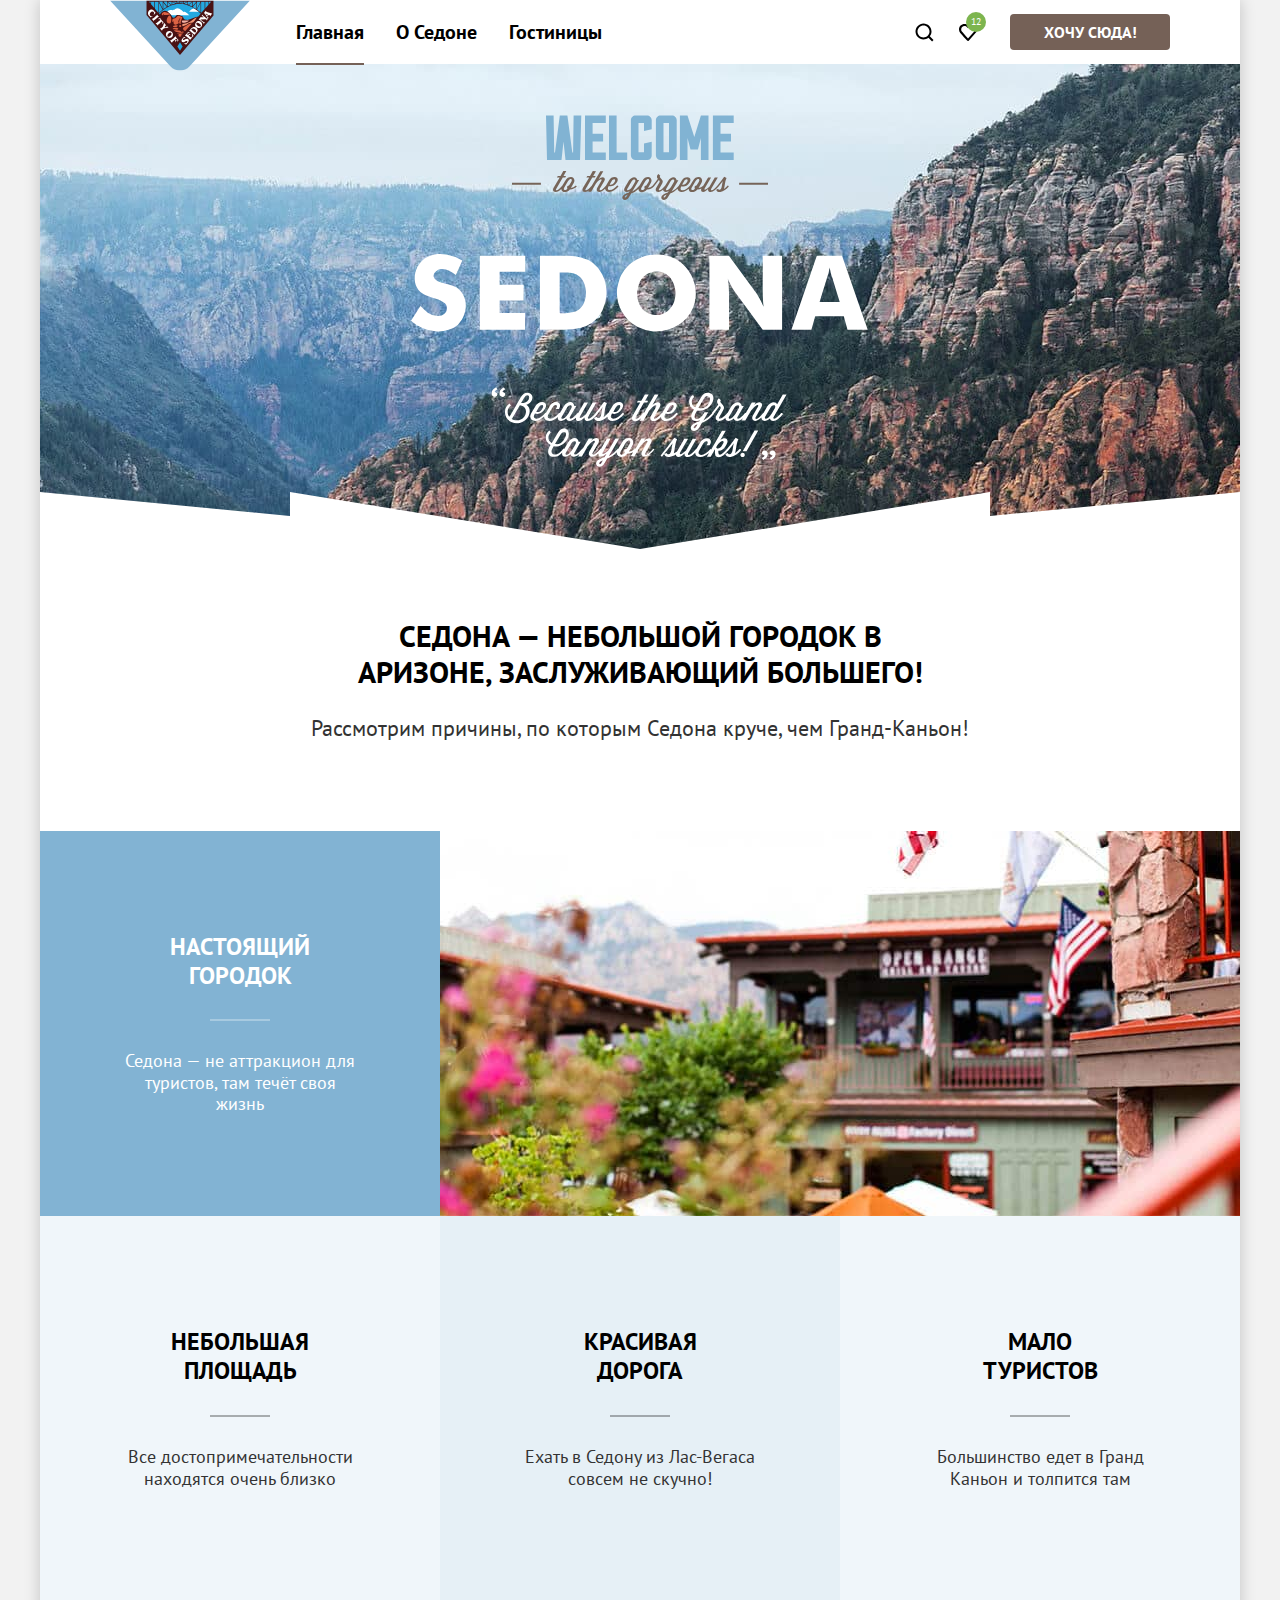
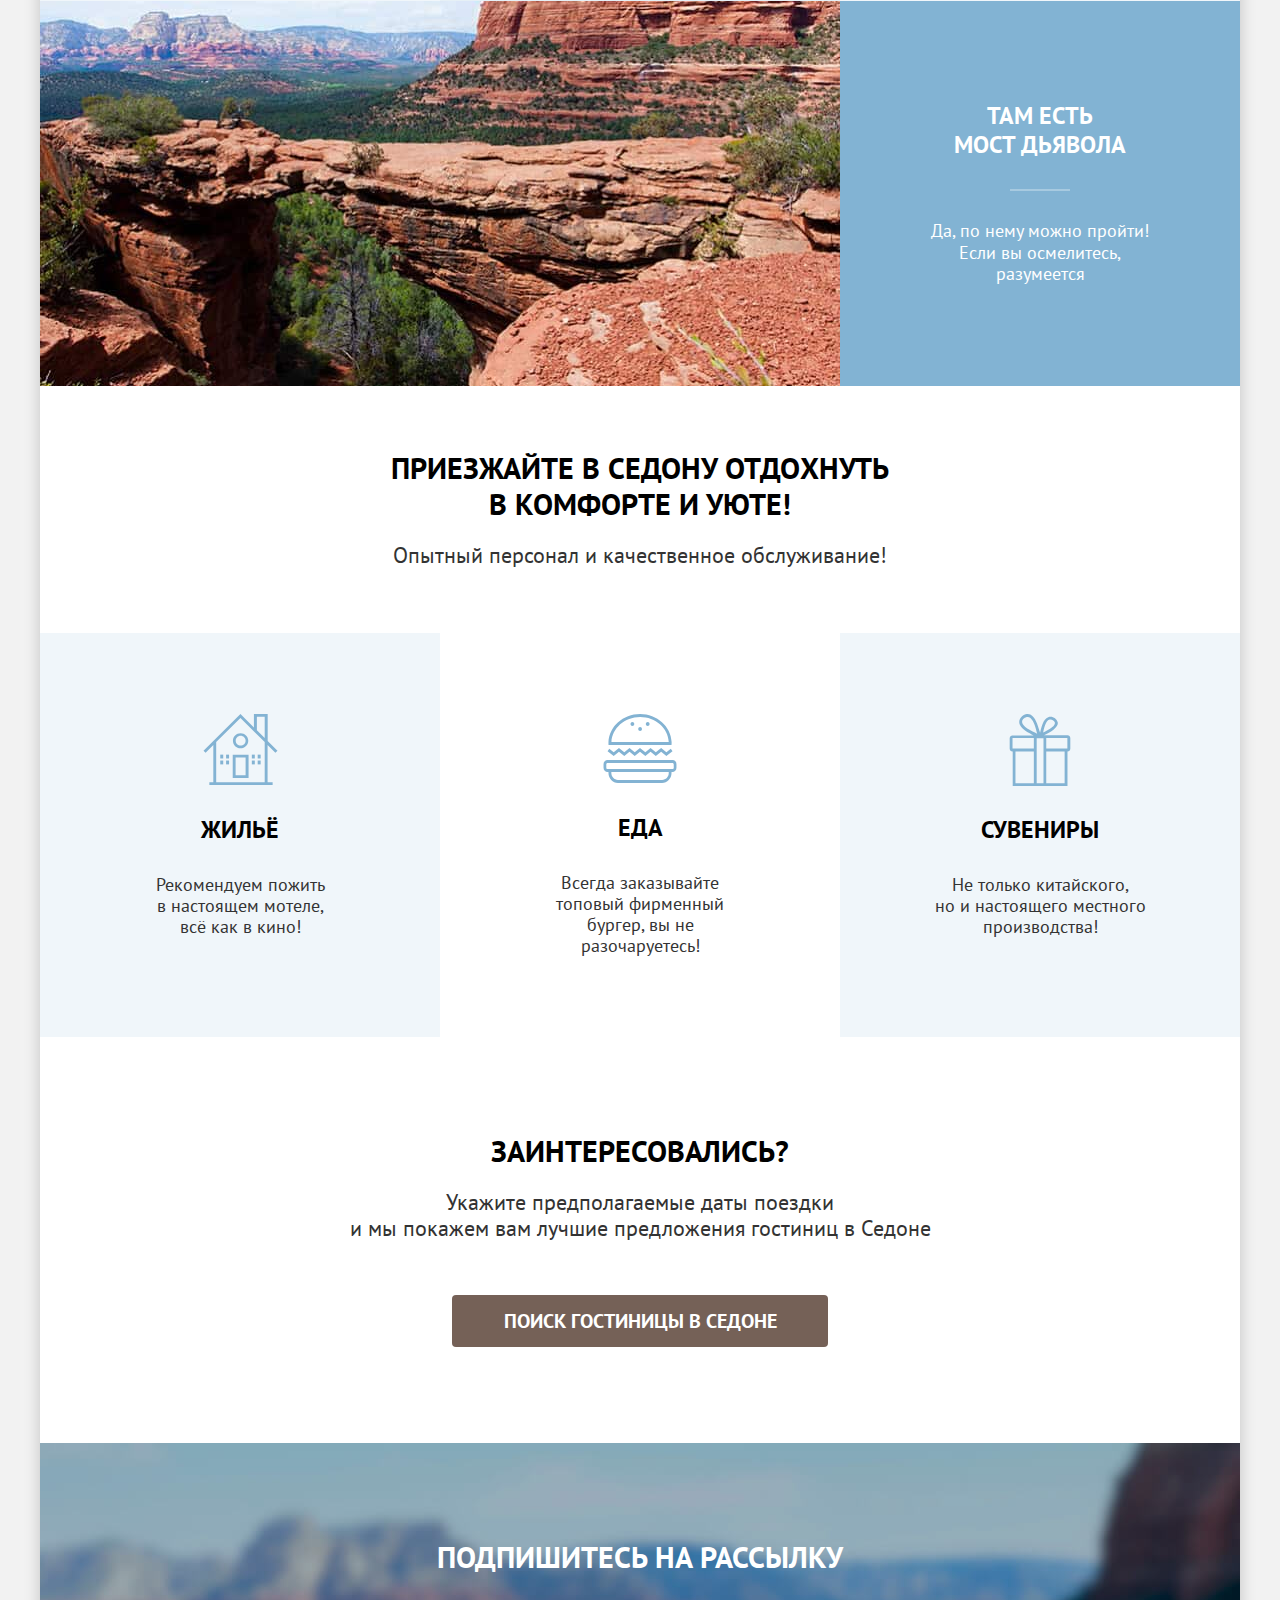
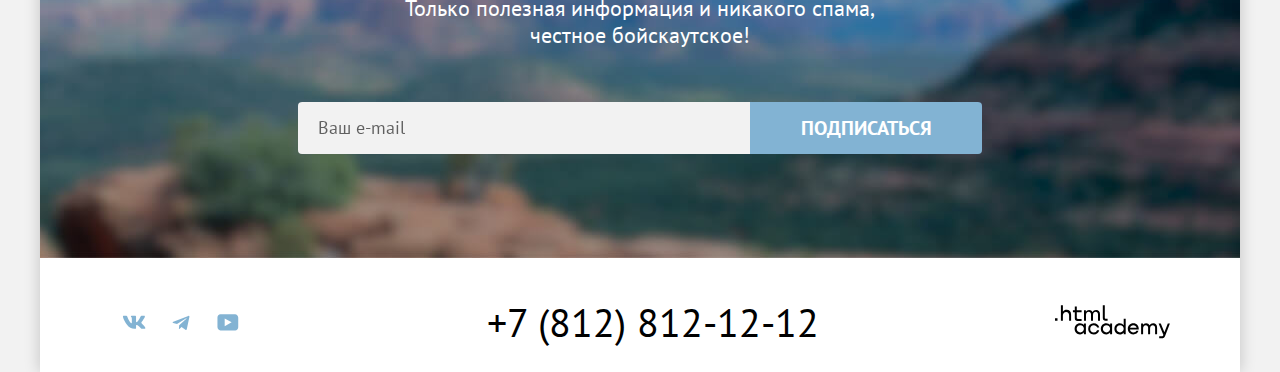
<file: index.html>
<!DOCTYPE html>
<html lang="ru">

  <head>
    <meta charset="utf-8">
    <meta name="viewport" content="width=device-width, initial-scale=1.0">
    <link rel="icon" href="favicon.ico">
    <link rel="icon" type="image/png" href="images/favicon.png">
    <link rel="stylesheet" href="styles/style.css">
    <title>Главная</title>
  </head>

  <body>
    <div class="site-container">
      <header class="page-header" data-test="header">
        <nav class="nav">
          <a class="logo" href="index.html">
            <img src="images/logo.svg" alt="Логотип Sedona" width="140" height="71">
          </a>
          <ul class="nav-list-pages-link">
            <li class="nav-item">
              <a class="nav-link nav-link-active" aria-current="page">Главная</a>
            </li>
            <li class="nav-item">
              <a class="nav-link" href="#">О Седоне</a>
            </li>
            <li class="nav-item">
              <a class="nav-link" href="catalog.html">Гостиницы</a>
            </li>
          </ul>
          <ul class="nav-list nav-list-user">
            <li class="nav-item">
              <a class="nav-link search-link" href="#">
                <span class="visually-hidden">Поиск</span>
              </a>
            </li>
            <li class="nav-item">
              <a class="nav-link favorite-link" href="#">
                <span class="visually-hidden">вы выбрали</span>
                <span class="favorite-count"> 12</span>
                <span class="visually-hidden">гостиниц</span>
              </a>
            </li>
            <li class="nav-item">
              <a class="btn btn-header-popup btn-type-1" href="#">Хочу сюда!</a>
            </li>
          </ul>
        </nav>
      </header>

      <main class="page-main" data-test="main">
        <section class="welcome" data-test="hero">
          <h1 class="visually-hidden">городок Sedona</h1>
          <img class="welcome-img" src="images/index/welcome.svg" alt="Welcome to the gorgeous Sedona, because the Grend Canyon sucks!" width="458" height="352">
        </section>
        <section class="advantages" data-test="advantages">
          <h2 class="title-h2 advantages-title">Седона — небольшой городок в Аризоне, заслуживающий большего!</h2>
          <p class="advantages-description">Рассмотрим причины, по которым Седона круче, чем Гранд-Каньон!</p>
          <ul class="advantages-list">
            <li class="advantages-item advantages-img-item">
              <div class="advantages-item-wrapper">
                <h3 class="title-h3 advantages-item-title">Настоящий городок</h3>
                <p class="advantages-item-description">Седона — не аттракцион для туристов, там течёт своя жизнь</p>
              </div>
              <img class="advantages-img" src="images/index/gallery-1.jpg" alt="городок Седона" width="800" height="385">
            </li>
            <li class="advantages-item advantages-item-third">
              <h3 class="title-h3 advantages-item-title">Небольшая площадь</h3>
              <p class="advantages-item-description">Все достопримечательности находятся очень близко</p>
            </li>
            <li class="advantages-item advantages-item-third">
              <h3 class="title-h3 advantages-item-title">Красивая дорога</h3>
              <p class="advantages-item-description">Ехать в Седону из Лас-Вегаса совсем не скучно!</p>
            </li>
            <li class="advantages-item advantages-item-third">
              <h3 class="title-h3 advantages-item-title">Мало туристов</h3>
              <p class="advantages-item-description">Большинство едет в Гранд Каньон и толпится там</p>
            </li>
            <li class="advantages-item advantages-img-item advantages-img-item-reverse">
              <div class="advantages-item-wrapper">
                <h3 class="title-h3 advantages-item-title">Там есть мост&nbsp;дьявола</h3>
                <p class="advantages-item-description">Да, по нему можно пройти! Если вы осмелитесь, разумеется</p>
              </div>
              <img class="advantages-img" src="images/index/gallery-2.jpg" alt="вид на мост дьявола" width="800" height="385">
            </li>
          </ul>
        </section>

        <section class="service" data-test="service">
          <h2 class="title-h2 service-title">Приезжайте в Седону отдохнуть в комфорте и уюте!</h2>
          <p class="service-description">Опытный персонал и качественное обслуживание!</p>
          <ul class="service-list">
            <li class="service-item">
              <h3 class="title-h3 service-item-title service-item-title-home">Жильё</h3>
              <p class="service-item-description">Рекомендуем пожить в&nbsp;настоящем мотеле, всё&nbsp;как&nbsp;в кино!</p>
            </li>
            <li class="service-item">
              <h3 class="title-h3 service-item-title service-item-title-food">Еда</h3>
              <p class="service-item-description">Всегда заказывайте топовый&nbsp;фирменный бургер, вы не разочаруетесь!</p>
            </li>
            <li class="service-item">
              <h3 class="title-h3 service-item-title service-item-title-box">Сувениры</h3>
              <p class="service-item-description">Не только китайского, но&nbsp;и&nbsp;настоящего местного производства!</p>
            </li>
          </ul>
        </section>

        <section class="interest" data-test="search">
          <h2 class="title-h2 interest-title">Заинтересовались?</h2>
          <p class="interest-description">Укажите предполагаемые даты поездки и&nbsp;мы&nbsp;покажем&nbsp;вам&nbsp;лучшие предложения гостиниц в Седоне</p>
          <a class="btn interest-link btn-type-1" href="#">Поиск гостиницы в Седоне</a>
        </section>
      </main>

      <footer class="page-footer">
        <section class="mailing" data-test="subscribe">
          <h2 class="title-h2 mailing-title">Подпишитесь на рассылку</h2>
          <p class="mailing-description">Только полезная информация и никакого спама, честное бойскаутское!</p>
          <form class="mailing-form" action="https://echo.htmlacademy.ru" method="post">
            <label class="subscribe_label" for="sub_email">
              <input class="mailing-form-email" type="email" name="email" id="sub_email" placeholder="example@gmail.com" required>
              <span class="mailing-label">Ваш e-mail</span>
            </label>
            <button class="btn mailing-form-submit btn-type-2" type="submit">Подписаться</button>
          </form>
        </section>

        <div class="page-under-line"  data-test="footer">
          <ul class="under-line-list">
            <li class="under-line-item">
              <a class="social-link social-vk" href="https://vk.com/htmlacademy" target="_blank" rel="noreferrer noopener">
                <span class="visually-hidden">ВКонтакте</span>
              </a>
            </li>
            <li class="under-line-item">
              <a class="social-link social-tg" href="https://t.me/htmlacademy" target="_blank" rel="noreferrer noopener">
                <span class="visually-hidden">Телеграм</span>
              </a>
            </li>
            <li class="under-line-item">
              <a class="social-link social-yt" href="https://www.youtube.com/user/htmlacademyru" target="_blank" rel="noreferrer noopener">
                <span class="visually-hidden">YouTube</span>
              </a>
            </li>
          </ul>
          <address class="under-line-address">
            <a class="under-line-phone-link" href="tel:+78128121212">+7 (812) 812-12-12</a>
          </address>
          <a class="developer-logo" href="https://htmlacademy.ru" target="_blank" rel="noreferrer noopener">
            <span class="visually-hidden">Сайт разработан в HTML Academy</span>
            <svg class="developer-logo" aria-hidden="true" focusable="false" width="115" height="34" viewBox="0 0 115 34" xmlns="http://www.w3.org/2000/svg">
              <path d="M0 13.26v2.6h2.5v-2.6H0ZM11.6 4.86c-1.6 0-2.8.7-3.6 1.7h-.1V.36h-2v15.5h2v-5.3c0-2.1 1.3-3.6 3.3-3.6 1.8 0 2.9 1.4 2.9 3.2v5.7h2v-6.1c.1-3-1.8-4.9-4.5-4.9ZM26.6 5.16h-4.8v-3.7h-2v3.8h-1.9v2h1.9v6c0 1.7 1 2.7 2.7 2.7h4.1v-2h-3.7c-.7 0-1.1-.4-1.1-1.1v-5.7h4.8v-2ZM41.1 4.96c-1.6 0-2.9.8-3.5 2.1h-.1c-.6-1.2-1.8-2.1-3.4-2.1-1.4 0-2.5.8-3.1 1.8h-.1v-1.6H29v10.6h2v-5.4c0-2 1-3.5 2.6-3.5 1.5 0 2.4 1 2.4 2.6v6.3h2v-5.6c0-2.4 1.4-3.3 2.6-3.3 1.5 0 2.4 1 2.4 2.6v6.3h2v-6.5c.1-2.5-1.4-4.3-3.9-4.3ZM47.8 13.06c0 1.7 1 2.7 2.8 2.7h2v-2h-1.7c-.7 0-1.1-.4-1.1-1.1V.36h-2v12.7ZM28.9 20.06c-.9-1.1-2.2-1.8-3.9-1.8-3.1 0-5.4 2.3-5.4 5.6s2.3 5.6 5.4 5.6c1.8 0 3-.8 3.8-1.9h.1v1.6h2v-10.6h-2v1.5Zm-3.6 7.4c-2.2 0-3.6-1.6-3.6-3.6s1.4-3.6 3.6-3.6 3.6 1.6 3.6 3.6c0 1.9-1.4 3.6-3.6 3.6ZM44.2 22.36c-.5-2.4-2.6-4.1-5.4-4.1a5.4 5.4 0 0 0-5.6 5.6c0 3.1 2.2 5.6 5.6 5.6 2.8 0 4.9-1.8 5.4-4.2h-2.1a3.4 3.4 0 0 1-3.3 2.3c-2.2 0-3.6-1.6-3.6-3.6s1.4-3.6 3.6-3.6c1.6 0 2.8 1 3.3 2.2h2.1v-.2ZM55.1 20.06c-.9-1.1-2.2-1.8-3.9-1.8-3.1 0-5.4 2.3-5.4 5.6s2.3 5.6 5.4 5.6c1.8 0 3-.8 3.8-1.9h.1v1.6h2v-10.6h-2v1.5Zm-3.6 7.4c-2.2 0-3.6-1.6-3.6-3.6s1.4-3.6 3.6-3.6 3.6 1.6 3.6 3.6c0 1.9-1.5 3.6-3.6 3.6ZM68.7 20.16c-.9-1.1-2.2-1.9-3.9-1.9-3.1 0-5.4 2.3-5.4 5.6s2.2 5.6 5.4 5.6c1.7 0 3-.8 3.8-1.8h.1v1.5h2v-15.4h-2v6.4Zm-3.6 7.3c-2.2 0-3.6-1.6-3.6-3.6s1.4-3.6 3.6-3.6 3.6 1.6 3.6 3.6c-.1 2-1.5 3.6-3.6 3.6ZM78.3 18.26c-3.3 0-5.5 2.5-5.5 5.6 0 3 2.1 5.6 5.5 5.6 2.5 0 4.5-1.3 5.2-3.6h-2.1c-.5 1-1.6 1.6-3 1.6-1.9 0-3.3-1.3-3.4-2.9h8.8c.2-3.6-2-6.3-5.5-6.3Zm0 1.9c1.7 0 3 1 3.3 2.6h-6.5c.3-1.5 1.5-2.6 3.2-2.6ZM98.2 18.26c-1.6 0-2.9.8-3.6 2h-.1c-.6-1.2-1.8-2-3.4-2-1.4 0-2.5.7-3.1 1.8v-1.5h-1.9v10.6h2v-5.4c0-2 1-3.4 2.6-3.5 1.5 0 2.4 1 2.4 2.6v6.3h2v-5.6c0-2.4 1.4-3.3 2.6-3.3 1.5 0 2.4 1 2.4 2.6v6.3h2v-6.5c.1-2.6-1.4-4.4-3.9-4.4ZM109.4 27.36l-3.6-8.9h-2.2l4.8 11.6c-.3.9-.7 1.2-1.7 1.2h-2.5v2h2.5c1.8 0 2.8-.8 3.5-2.6l4.7-12.2h-2.1l-3.4 8.9Z"></path>
            </svg>
          </a>
        </div>
      </footer>
    </div>

    <div class="modal-wrapper modal-close">
      <section class="modal-container">
        <h2 class="modal-title">Поиск гостиницы в Седоне</h2>
        <form class="modal-form" action="https://echo.htmlacademy.ru" method="post">
          <label class="modal-grid-label" for="date-in">
            <span class="modal-label-title">Дата заезда:</span>
            <input class="modal-grid-input" id="date-in" type="text" placeholder="1 января 2025" value="27 апреля 2020" required>
            <span class="modal-label-description modal-label-warning">Мы не можем отправить вас в прошлое.</span>
          </label>
          <label class="modal-grid-label" for="date-out">
            <span class="modal-label-title">Дата выезда:</span>
            <input class="modal-grid-input" id="date-out" type="text" placeholder="1 января 2025" value="1 сентября 2023" required>
            <span class="modal-label-description">На эти даты есть свободные номера. Пока есть.</span>
          </label>

          <div class="people-count">
            <label class="modal-label-title" for="adults">Взрослые:</label>
            <div class="modal-control-wrapper">
              <input class="modal-input-count" id="adults" type="number" placeholder="1" value="2" required>
              <button class="modal-control-btn btn-minus" type="button">
                <span class="visually-hidden">Уменьшить количество взрослых</span>
              </button>
              <button class="modal-control-btn btn-plus" type="button">
                <span class="visually-hidden">Увеличить количество взрослых</span>
              </button>
            </div>
            <div class="children-label-tooltip">
              <label for="children" class="modal-label-title">Дети:</label>
                <button class="tooltip-toggle" type="button"><span class="visually-hidden">Открыть подсказку про поле "Дети"</span></button>
                <p class="tooltip-content">Укажите количество детей, которые будут с вами, возраст которых от 6 до 18 лет. Дети до 6 лет размещаются бесплатно.</p>
            </div>
            <div class="modal-control-wrapper">
              <input class="modal-input-count" id="children" type="number" placeholder="1" value="2" required>
              <button class="modal-control-btn btn-minus" type="button">
                <span class="visually-hidden">Уменьшить количество детей</span>
              </button>
              <button class="modal-control-btn btn-plus" type="button">
                <span class="visually-hidden">Увеличить количество детей</span>
              </button>
            </div>
          </div>
          <button class="btn modal-form-button btn-type-2">Найти</button>
        </form>
        <button class="modal-btn-close" type="button">
          <span class="visually-hidden">Закрыть</span>
        </button>
      </section>
    </div>
  </body>

</html>
</file>
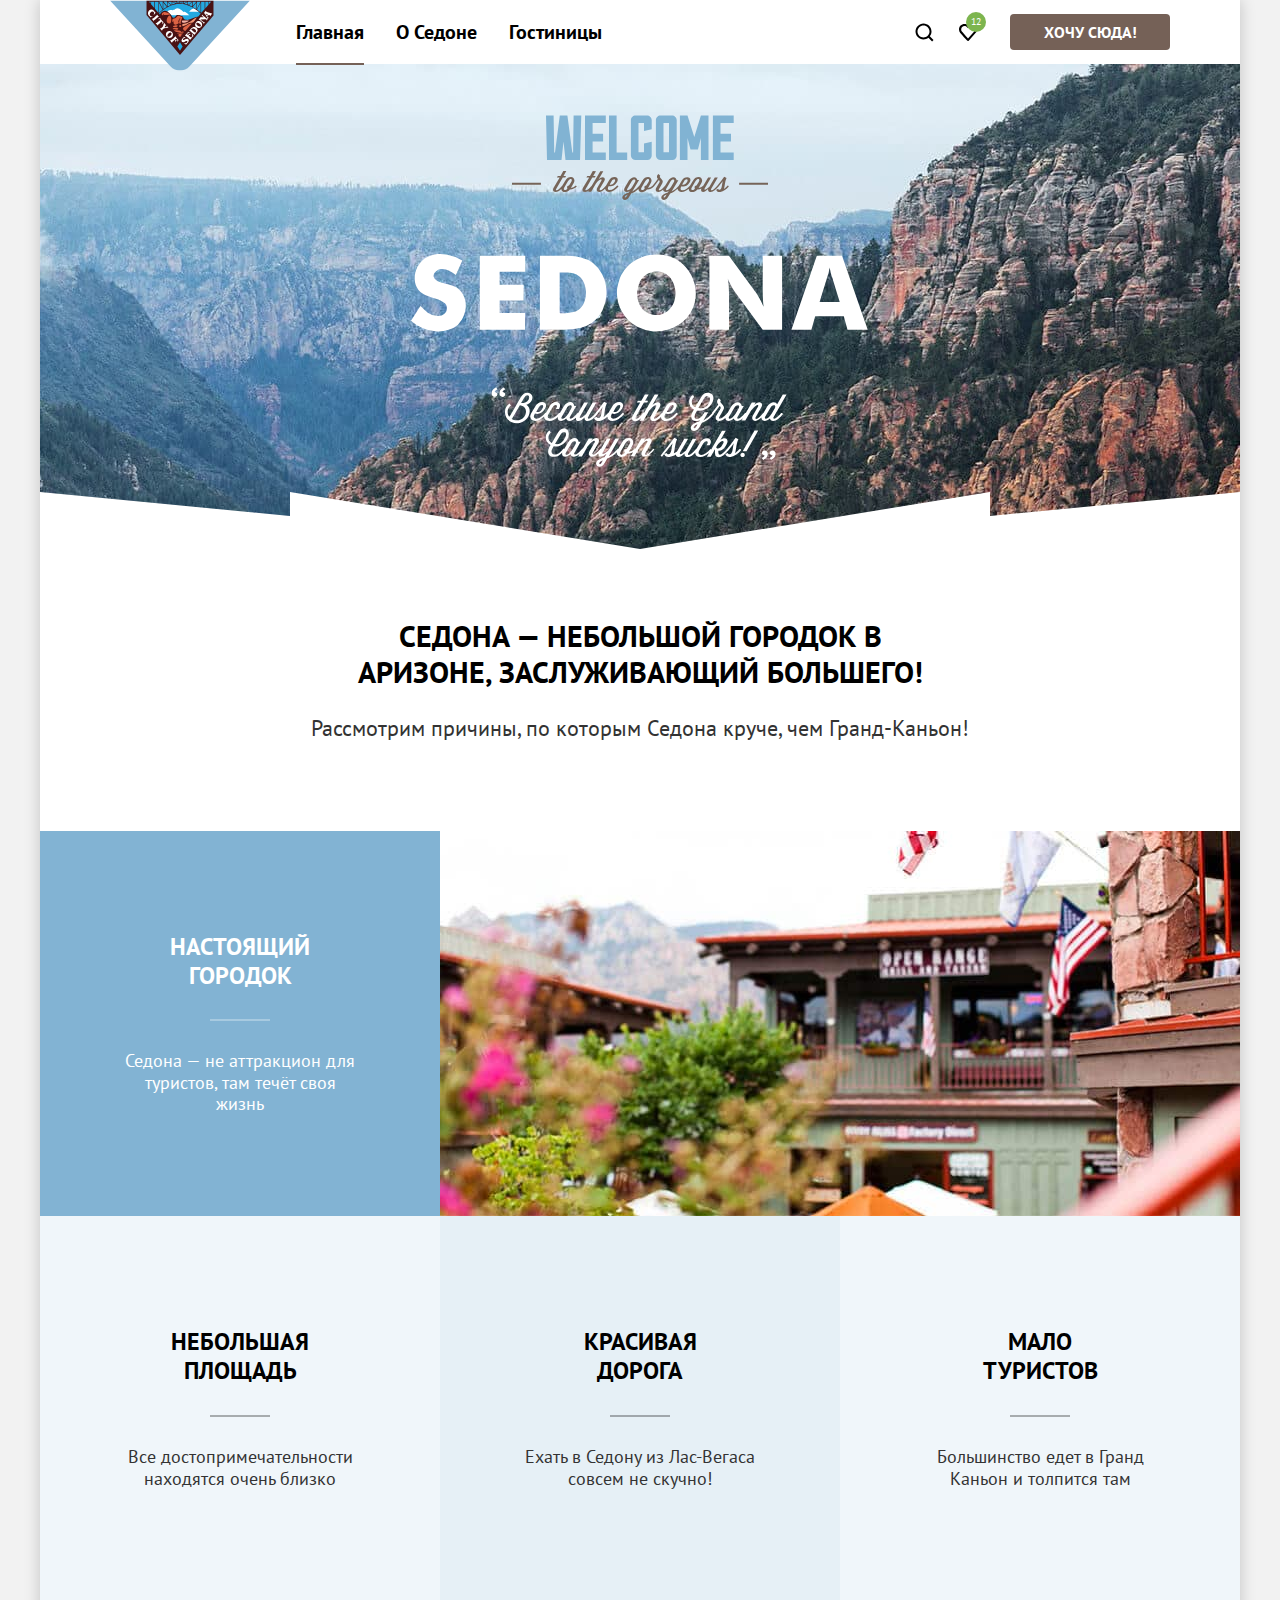
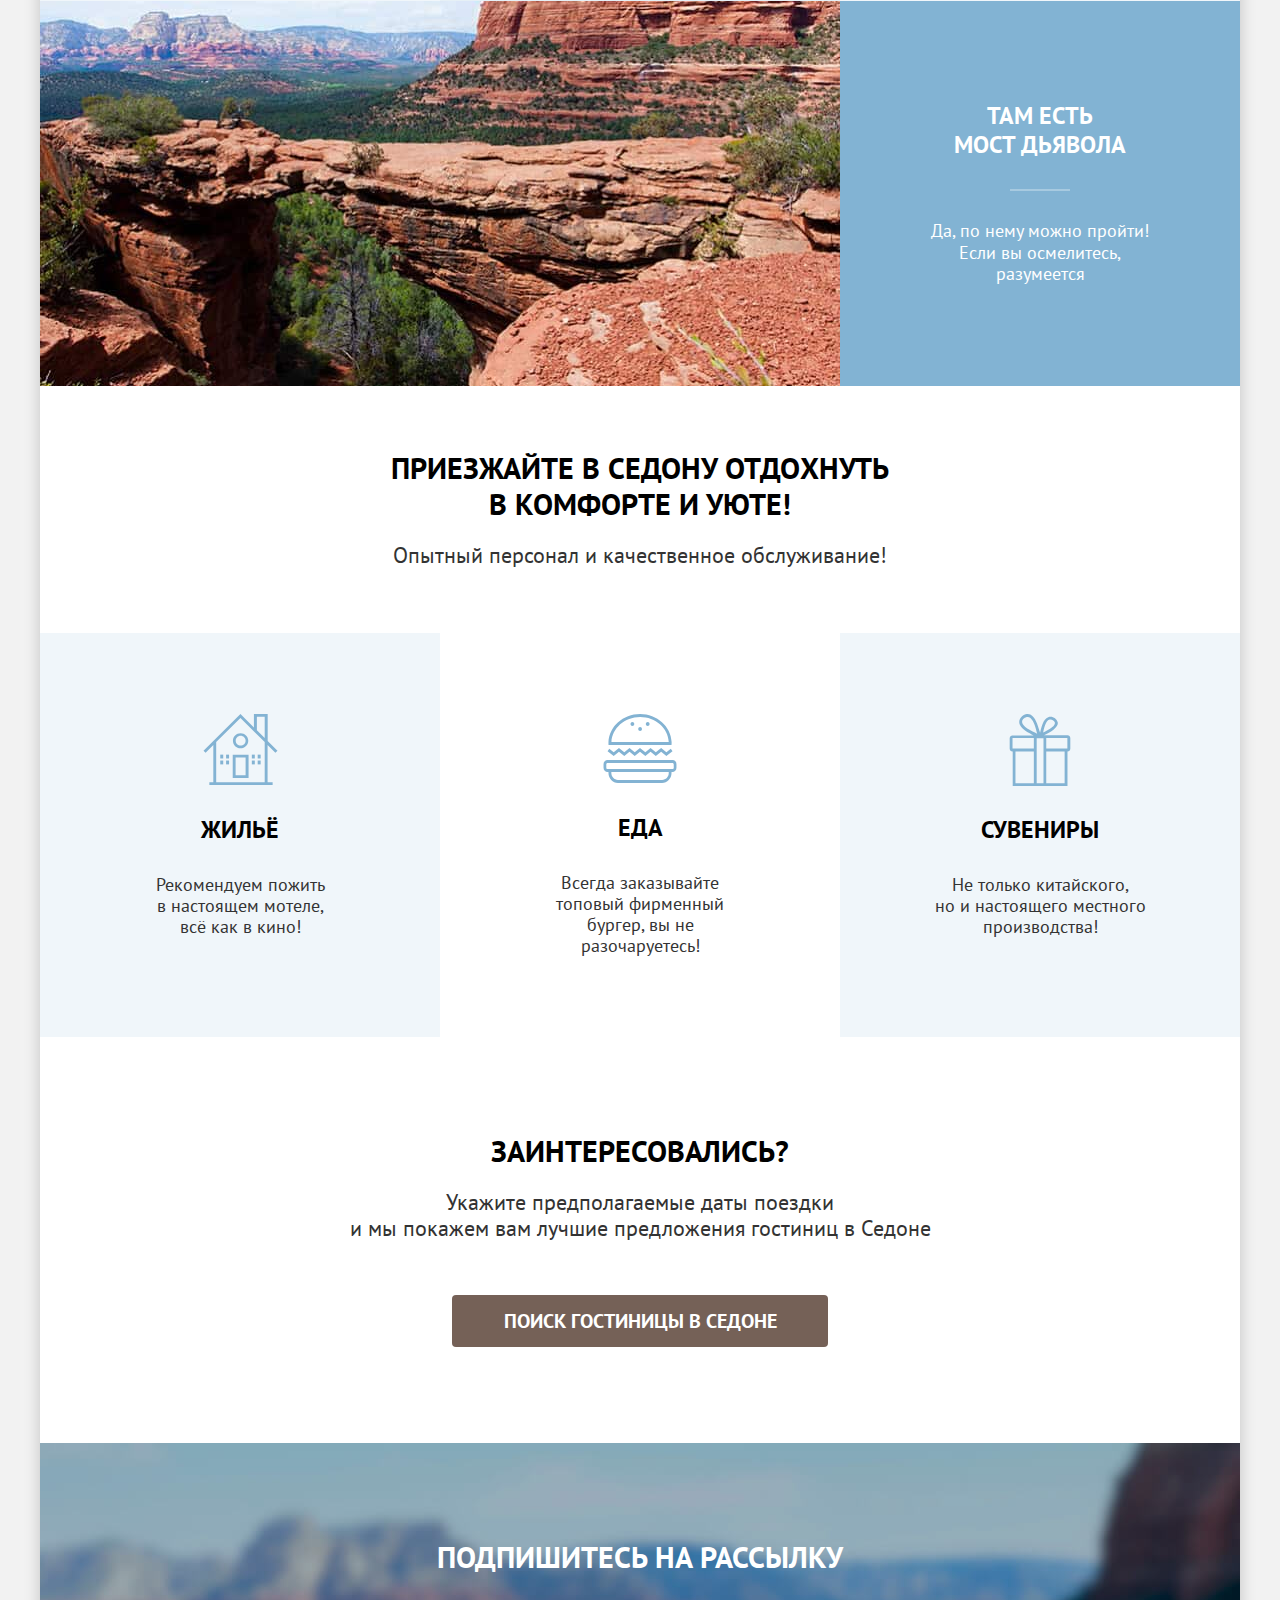
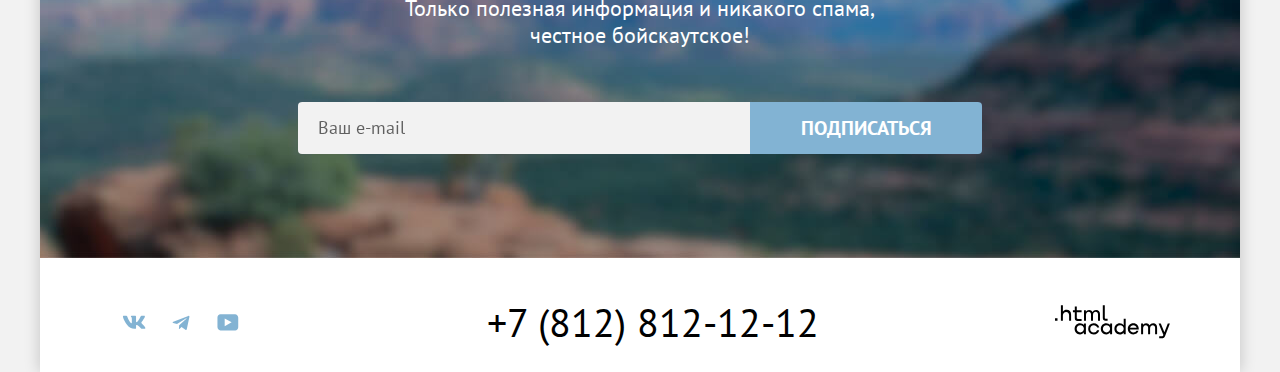
<file: 1/index.html>
<!DOCTYPE html>
<html lang="ru">

  <head>
    <meta charset="utf-8">
    <meta name="viewport" content="width=device-width, initial-scale=1.0">
    <link rel="icon" href="favicon.ico">
    <link rel="icon" type="image/png" href="images/favicon.png">
    <link rel="stylesheet" href="styles/style.css">
    <title>Главная</title>
    <base href="https://htmlacademy-htmlcss.github.io/2653979-sedona-2/1/">
</head>

  <body>
    <div class="site-container">
      <header class="page-header" data-test="header">
        <nav class="nav">
          <a class="logo" href="index.html">
            <img src="images/logo.svg" alt="Логотип Sedona" width="140" height="71">
          </a>
          <ul class="nav-list-pages-link">
            <li class="nav-item">
              <a class="nav-link nav-link-active" aria-current="page" href="index.html">Главная</a>
            </li>
            <li class="nav-item">
              <a class="nav-link" href="#">О Седоне</a>
            </li>
            <li class="nav-item">
              <a class="nav-link" href="catalog.html">Гостиницы</a>
            </li>
          </ul>
          <ul class="nav-list nav-list-user">
            <li class="nav-item">
              <a class="nav-link search-link" href="#">
                <span class="visually-hidden">Поиск</span>
              </a>
            </li>
            <li class="nav-item">
              <a class="nav-link favorite-link" href="#">
                <span class="visually-hidden">вы выбрали</span>
                <span class="favorite-count"> 12</span>
                <span class="visually-hidden">гостиниц</span>
              </a>
            </li>
            <li class="nav-item">
              <a class="btn btn-header-popup btn-type-1" href="#">Хочу сюда!</a>
            </li>
          </ul>
        </nav>
      </header>

      <main class="page-main" data-test="main">
        <section class="welcome" data-test="hero">
          <h1 class="visually-hidden">городок Sedona</h1>
          <img class="welcome-img" src="images/index/welcome.svg" alt="Welcome to the gorgeous Sedona, because the Grend Canyon sucks!" width="458" height="352">
        </section>
        <section class="advantages" data-test="advantages">
          <h2 class="title-h2 advantages-title">Седона — небольшой городок в Аризоне, заслуживающий большего!</h2>
          <p class="advantages-description">Рассмотрим причины, по которым Седона круче, чем Гранд-Каньон!</p>
          <ul class="advantages-list">
            <li class="advantages-item advantages-img-item">
              <div class="advantages-item-wrapper">
                <h3 class="title-h3 advantages-item-title">Настоящий городок</h3>
                <p class="advantages-item-description">Седона — не аттракцион для туристов, там течёт своя жизнь</p>
              </div>
              <img class="advantages-img" src="images/index/gallery-1.jpg" alt="городок Седона" width="800" height="385">
            </li>
            <li class="advantages-item advantages-item-third">
              <h3 class="title-h3 advantages-item-title">Небольшая площадь</h3>
              <p class="advantages-item-description">Все достопримечательности находятся очень близко</p>
            </li>
            <li class="advantages-item advantages-item-third">
              <h3 class="title-h3 advantages-item-title">Красивая дорога</h3>
              <p class="advantages-item-description">Ехать в Седону из Лас-Вегаса совсем не скучно!</p>
            </li>
            <li class="advantages-item advantages-item-third">
              <h3 class="title-h3 advantages-item-title">Мало туристов</h3>
              <p class="advantages-item-description">Большинство едет в Гранд Каньон и толпится там</p>
            </li>
            <li class="advantages-item advantages-img-item advantages-img-item-reverse">
              <div class="advantages-item-wrapper">
                <h3 class="title-h3 advantages-item-title">Там есть мост&nbsp;дьявола</h3>
                <p class="advantages-item-description">Да, по нему можно пройти! Если вы осмелитесь, разумеется</p>
              </div>
              <img class="advantages-img" src="images/index/gallery-2.jpg" alt="вид на мост дьявола" width="800" height="385">
            </li>
          </ul>
        </section>

        <section class="service" data-test="service">
          <h2 class="title-h2 service-title">Приезжайте в Седону отдохнуть в комфорте и уюте!</h2>
          <p class="service-description">Опытный персонал и качественное обслуживание!</p>
          <ul class="service-list">
            <li class="service-item">
              <h3 class="title-h3 service-item-title service-item-title-home">Жильё</h3>
              <p class="service-item-description">Рекомендуем пожить в&nbsp;настоящем мотеле, всё&nbsp;как&nbsp;в кино!</p>
            </li>
            <li class="service-item">
              <h3 class="title-h3 service-item-title service-item-title-food">Еда</h3>
              <p class="service-item-description">Всегда заказывайте топовый&nbsp;фирменный бургер, вы не разочаруетесь!</p>
            </li>
            <li class="service-item">
              <h3 class="title-h3 service-item-title service-item-title-box">Сувениры</h3>
              <p class="service-item-description">Не только китайского, но&nbsp;и&nbsp;настоящего местного производства!</p>
            </li>
          </ul>
        </section>

        <section class="interest" data-test="search">
          <h2 class="title-h2 interest-title">Заинтересовались?</h2>
          <p class="interest-description">Укажите предполагаемые даты поездки и&nbsp;мы&nbsp;покажем&nbsp;вам&nbsp;лучшие предложения гостиниц в Седоне</p>
          <a class="btn interest-link btn-type-1" href="catalog.html">Поиск гостиницы в Седоне</a>
        </section>
      </main>

      <footer class="page-footer">
        <section class="mailing" data-test="subscribe">
          <h2 class="title-h2 mailing-title">Подпишитесь на рассылку</h2>
          <p class="mailing-description">Только полезная информация и никакого спама, честное бойскаутское!</p>
          <form class="mailing-form" action="https://echo.htmlacademy.ru" method="post">
            <label class="subscribe_label" for="sub_email">
              <input class="mailing-form-email" type="email" name="email" id="sub_email" placeholder="example@gmail.com" required>
              <span class="mailing-label">Ваш e-mail</span>
            </label>
            <button class="btn mailing-form-submit btn-type-2" type="submit">Подписаться</button>
          </form>
        </section>

        <div class="page-under-line"  data-test="footer">
          <ul class="under-line-list">
            <li class="under-line-item">
              <a class="social-link social-vk" href="https://vk.com/htmlacademy" target="_blank" rel="noreferrer noopener">
                <span class="visually-hidden">ВКонтакте</span>
              </a>
            </li>
            <li class="under-line-item">
              <a class="social-link social-tg" href="https://t.me/htmlacademy" target="_blank" rel="noreferrer noopener">
                <span class="visually-hidden">Телеграм</span>
              </a>
            </li>
            <li class="under-line-item">
              <a class="social-link social-yt" href="https://www.youtube.com/user/htmlacademyru" target="_blank" rel="noreferrer noopener">
                <span class="visually-hidden">YouTube</span>
              </a>
            </li>
          </ul>
          <address class="under-line-address">
            <a class="under-line-phone-link" href="tel:+78128121212">+7 (812) 812-12-12</a>
          </address>
          <a class="developer-logo" href="https://htmlacademy.ru" target="_blank" rel="noreferrer noopener">
            <span class="visually-hidden">Сайт разработан в HTML Academy</span>
            <svg class="developer-logo" aria-hidden="true" focusable="false" width="115" height="34" viewBox="0 0 115 34" xmlns="http://www.w3.org/2000/svg">
              <path d="M0 13.26v2.6h2.5v-2.6H0ZM11.6 4.86c-1.6 0-2.8.7-3.6 1.7h-.1V.36h-2v15.5h2v-5.3c0-2.1 1.3-3.6 3.3-3.6 1.8 0 2.9 1.4 2.9 3.2v5.7h2v-6.1c.1-3-1.8-4.9-4.5-4.9ZM26.6 5.16h-4.8v-3.7h-2v3.8h-1.9v2h1.9v6c0 1.7 1 2.7 2.7 2.7h4.1v-2h-3.7c-.7 0-1.1-.4-1.1-1.1v-5.7h4.8v-2ZM41.1 4.96c-1.6 0-2.9.8-3.5 2.1h-.1c-.6-1.2-1.8-2.1-3.4-2.1-1.4 0-2.5.8-3.1 1.8h-.1v-1.6H29v10.6h2v-5.4c0-2 1-3.5 2.6-3.5 1.5 0 2.4 1 2.4 2.6v6.3h2v-5.6c0-2.4 1.4-3.3 2.6-3.3 1.5 0 2.4 1 2.4 2.6v6.3h2v-6.5c.1-2.5-1.4-4.3-3.9-4.3ZM47.8 13.06c0 1.7 1 2.7 2.8 2.7h2v-2h-1.7c-.7 0-1.1-.4-1.1-1.1V.36h-2v12.7ZM28.9 20.06c-.9-1.1-2.2-1.8-3.9-1.8-3.1 0-5.4 2.3-5.4 5.6s2.3 5.6 5.4 5.6c1.8 0 3-.8 3.8-1.9h.1v1.6h2v-10.6h-2v1.5Zm-3.6 7.4c-2.2 0-3.6-1.6-3.6-3.6s1.4-3.6 3.6-3.6 3.6 1.6 3.6 3.6c0 1.9-1.4 3.6-3.6 3.6ZM44.2 22.36c-.5-2.4-2.6-4.1-5.4-4.1a5.4 5.4 0 0 0-5.6 5.6c0 3.1 2.2 5.6 5.6 5.6 2.8 0 4.9-1.8 5.4-4.2h-2.1a3.4 3.4 0 0 1-3.3 2.3c-2.2 0-3.6-1.6-3.6-3.6s1.4-3.6 3.6-3.6c1.6 0 2.8 1 3.3 2.2h2.1v-.2ZM55.1 20.06c-.9-1.1-2.2-1.8-3.9-1.8-3.1 0-5.4 2.3-5.4 5.6s2.3 5.6 5.4 5.6c1.8 0 3-.8 3.8-1.9h.1v1.6h2v-10.6h-2v1.5Zm-3.6 7.4c-2.2 0-3.6-1.6-3.6-3.6s1.4-3.6 3.6-3.6 3.6 1.6 3.6 3.6c0 1.9-1.5 3.6-3.6 3.6ZM68.7 20.16c-.9-1.1-2.2-1.9-3.9-1.9-3.1 0-5.4 2.3-5.4 5.6s2.2 5.6 5.4 5.6c1.7 0 3-.8 3.8-1.8h.1v1.5h2v-15.4h-2v6.4Zm-3.6 7.3c-2.2 0-3.6-1.6-3.6-3.6s1.4-3.6 3.6-3.6 3.6 1.6 3.6 3.6c-.1 2-1.5 3.6-3.6 3.6ZM78.3 18.26c-3.3 0-5.5 2.5-5.5 5.6 0 3 2.1 5.6 5.5 5.6 2.5 0 4.5-1.3 5.2-3.6h-2.1c-.5 1-1.6 1.6-3 1.6-1.9 0-3.3-1.3-3.4-2.9h8.8c.2-3.6-2-6.3-5.5-6.3Zm0 1.9c1.7 0 3 1 3.3 2.6h-6.5c.3-1.5 1.5-2.6 3.2-2.6ZM98.2 18.26c-1.6 0-2.9.8-3.6 2h-.1c-.6-1.2-1.8-2-3.4-2-1.4 0-2.5.7-3.1 1.8v-1.5h-1.9v10.6h2v-5.4c0-2 1-3.4 2.6-3.5 1.5 0 2.4 1 2.4 2.6v6.3h2v-5.6c0-2.4 1.4-3.3 2.6-3.3 1.5 0 2.4 1 2.4 2.6v6.3h2v-6.5c.1-2.6-1.4-4.4-3.9-4.4ZM109.4 27.36l-3.6-8.9h-2.2l4.8 11.6c-.3.9-.7 1.2-1.7 1.2h-2.5v2h2.5c1.8 0 2.8-.8 3.5-2.6l4.7-12.2h-2.1l-3.4 8.9Z"></path>
            </svg>
          </a>
        </div>
      </footer>
    </div>

    <div class="modal-wrapper modal-close">
      <section class="modal-container">
        <h2 class="modal-title">Поиск гостиницы в Седоне</h2>
        <form class="modal-form" action="https://echo.htmlacademy.ru" method="post">
          <label class="modal-grid-label" for="date-in">
            <span class="modal-label-title">Дата заезда:</span>
            <input class="modal-grid-input" id="date-in" type="text" placeholder="1 января 2025" value="27 апреля 2020" required>
            <span class="modal-label-description modal-label-warning">Мы не можем отправить вас в прошлое.</span>
          </label>
          <label class="modal-grid-label" for="date-out">
            <span class="modal-label-title">Дата выезда:</span>
            <input class="modal-grid-input" id="date-out" type="text" placeholder="1 января 2025" value="1 сентября 2023" required>
            <span class="modal-label-description">На эти даты есть свободные номера. Пока есть.</span>
          </label>

          <div class="people-count">
            <label class="modal-label-title" for="adults">Взрослые:</label>
            <div class="modal-control-wrapper">
              <input class="modal-input-count" id="adults" type="number" placeholder="1" value="2" required>
              <button class="modal-control-btn btn-minus" type="button">
                <span class="visually-hidden">Уменьшить количество взрослых</span>
              </button>
              <button class="modal-control-btn btn-plus" type="button">
                <span class="visually-hidden">Увеличить количество взрослых</span>
              </button>
            </div>
            <div class="children-label-tooltip">
              <label for="children" class="modal-label-title">Дети:</label>
                <button class="tooltip-toggle" type="button"><span class="visually-hidden">Открыть подсказку про поле "Дети"</span></button>
                <p class="tooltip-content">Укажите количество детей, которые будут с вами, возраст которых от 6 до 18 лет. Дети до 6 лет размещаются бесплатно.</p>
            </div>
            <div class="modal-control-wrapper">
              <input class="modal-input-count" id="children" type="number" placeholder="1" value="2" required>
              <button class="modal-control-btn btn-minus" type="button">
                <span class="visually-hidden">Уменьшить количество детей</span>
              </button>
              <button class="modal-control-btn btn-plus" type="button">
                <span class="visually-hidden">Увеличить количество детей</span>
              </button>
            </div>
          </div>
          <button class="btn modal-form-button btn-type-2">Найти</button>
        </form>
        <button class="modal-btn-close" type="button">
          <span class="visually-hidden">Закрыть</span>
        </button>
      </section>
    </div>
  </body>

</html>
</file>
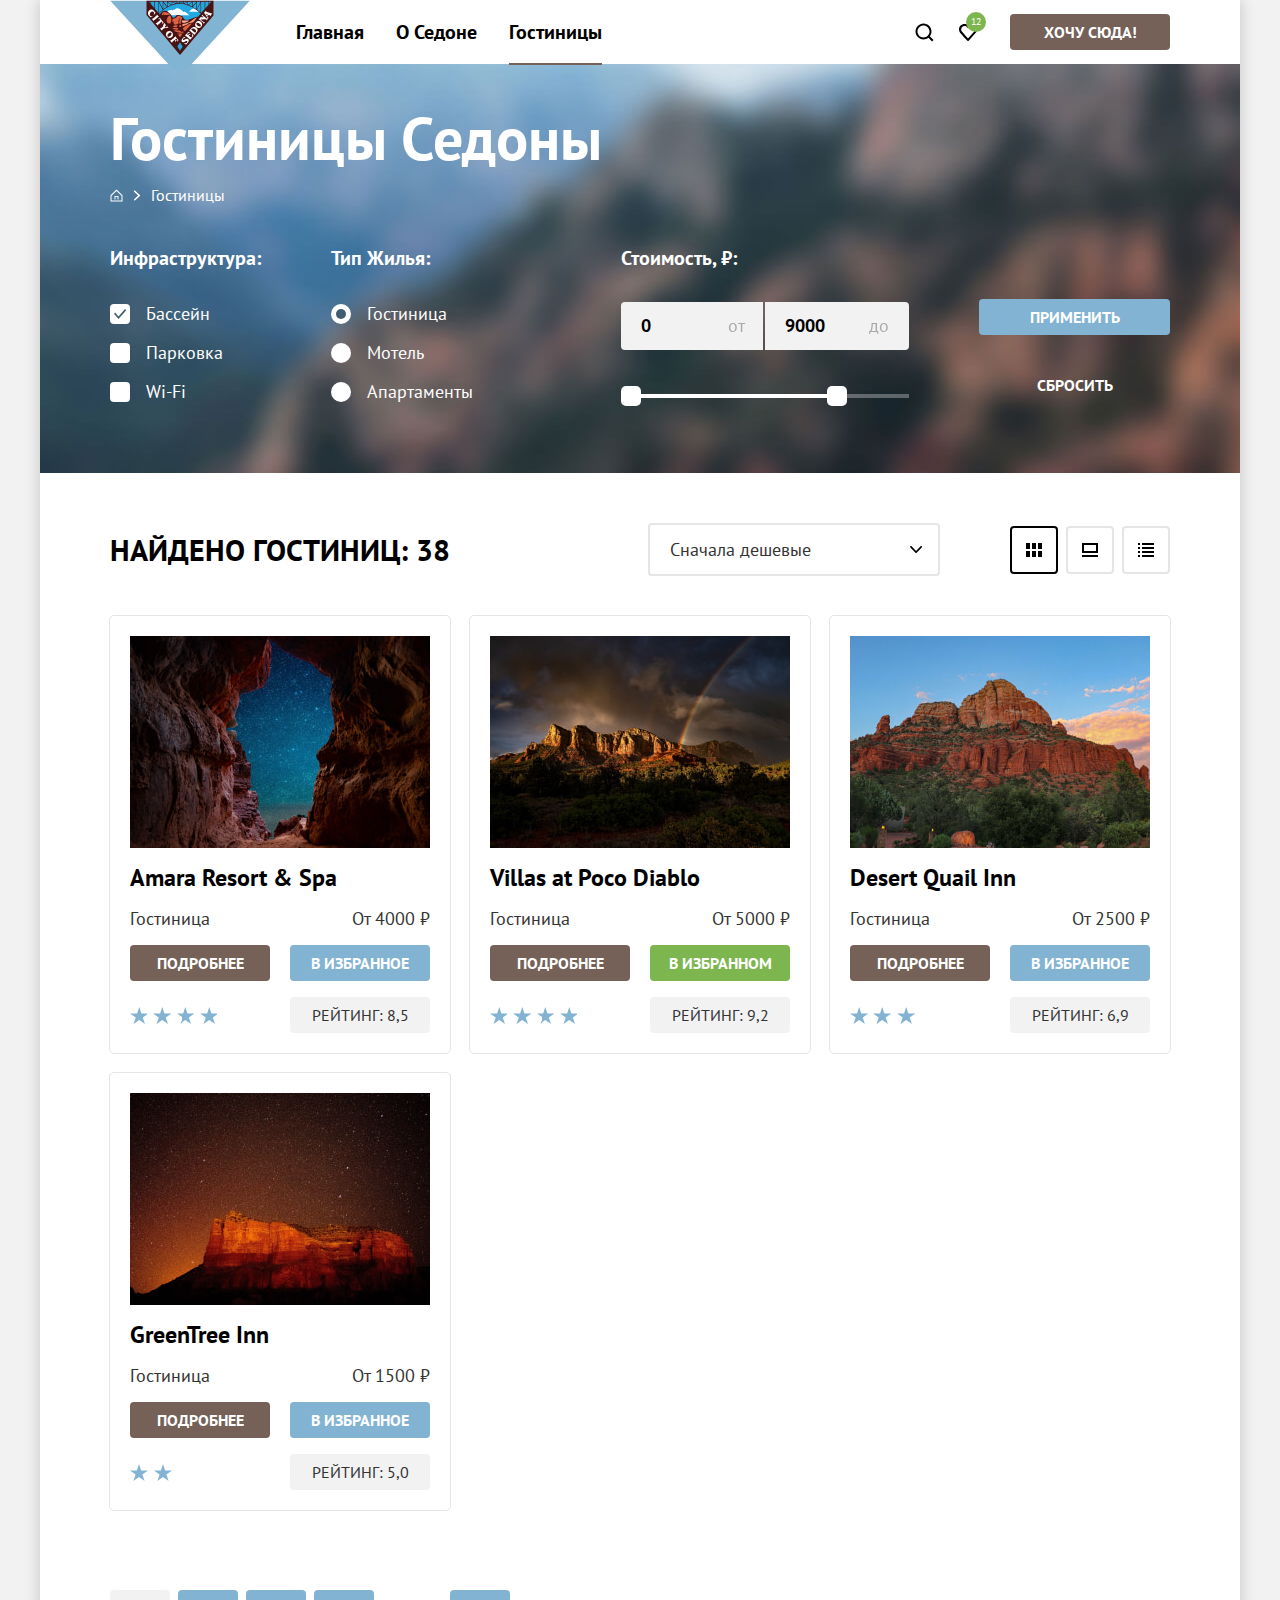
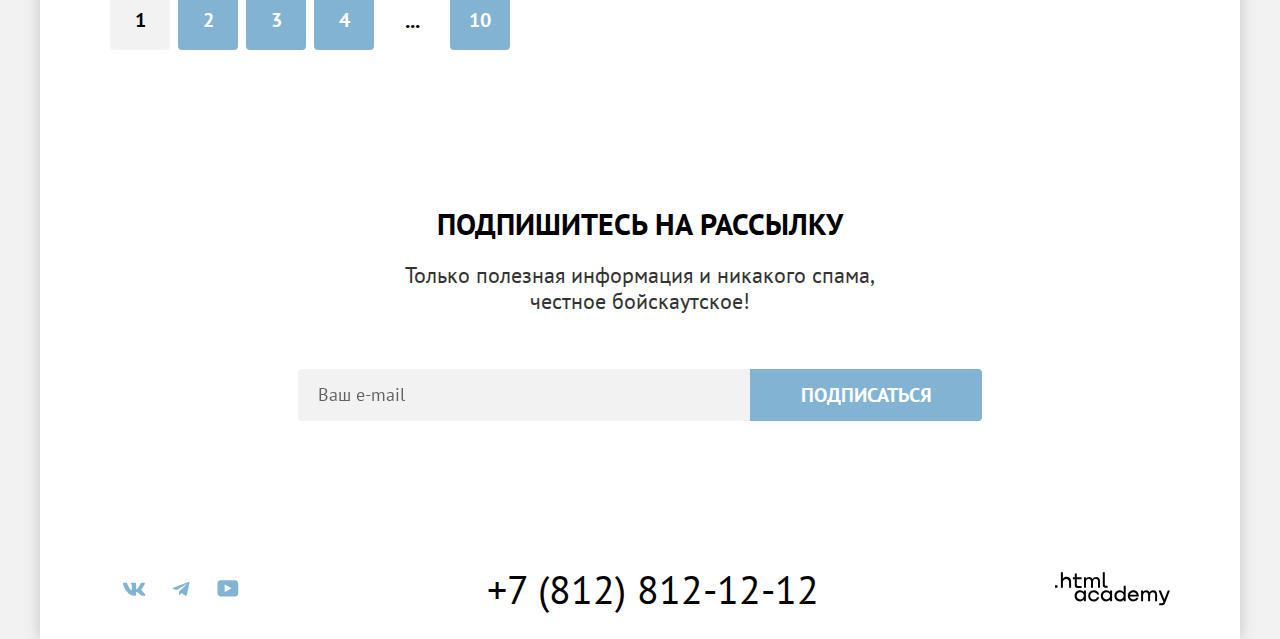
<file: catalog.html>
<!DOCTYPE html>
<html lang="ru">

  <head>
    <meta charset="utf-8">
    <meta name="viewport" content="width=device-width, initial-scale=1.0">
    <link rel="icon" href="favicon.ico">
    <link rel="icon" type="image/png" href="images/favicon.png">
    <link rel="stylesheet" href="styles/style.css">
    <title>Гостиницы</title>
  </head>

  <body>
    <div class="site-container">
      <header class="page-header" data-test="header">
        <nav class="nav">
          <a class="logo" href="index.html">
            <img src="images/logo.svg" alt="Логотип Sedona" width="140" height="71">
          </a>
          <ul class="nav-list-pages-link">
            <li class="nav-item">
              <a class="nav-link" href="index.html">Главная</a>
            </li>
            <li class="nav-item">
              <a class="nav-link" href="#">О Седоне</a>
            </li>
            <li class="nav-item">
              <a class="nav-link nav-link-active">Гостиницы</a>
            </li>
          </ul>
          <ul class="nav-list nav-list-user">
            <li class="nav-item">
              <a class="nav-link search-link" href="#">
                <span class="visually-hidden">Поиск</span>
              </a>
            </li>
            <li class="nav-item">
              <a class="nav-link favorite-link" href="#">
                <span class="visually-hidden">вы выбрали</span>
                <span class="favorite-count"> 12</span>
                <span class="visually-hidden">гостиниц</span>
              </a>
            </li>
            <li class="nav-item">
              <a class="btn btn-header-popup btn-type-1" href="#">Хочу сюда!</a>
            </li>
          </ul>
        </nav>
      </header>

      <main class="page-main" data-test="main">
        <div class="sorting-block">
          <h1 class="sorting-block-title">Гостиницы Седоны</h1>
          <ul class="breadcrumbs">
            <li class="breadcrumbs-item">
              <a class="breadcrumbs-link breadcrumbs-home" href="index.html">
                <span class="visually-hidden">Главная</span>
              </a>
            </li>
            <li class="breadcrumbs-item">
              <a class="breadcrumbs-link breadcrumbs-link-active" href="catalog.html" aria-current="page">Гостиницы</a>
            </li>
          </ul>
          <section class="filters" data-test="filter">
            <h2 class="title-h2 visually-hidden">Фильтры</h2>
            <form class="filters-form" action="https://echo.htmlacademy.ru" method="get">
              <fieldset class="filters-group">
                <legend class="filters-group-caption">Инфраструктура:</legend>
                <ul class="filter-group-list">
                  <li class="filter-group-item">
                    <label class="filters-group-label filters-group-checkbox" for="checkbox-pool">
                      <input class="filter-checkbox filter-control-input" id="checkbox-pool" type="checkbox" name="pool" checked>
                      <span class="filters-group-span">Бассейн</span>
                    </label>
                  </li>
                  <li class="filter-group-item">
                    <label class="filters-group-label filters-group-checkbox" for="checkbox-parking">
                      <input class="filter-checkbox filter-control-input" id="checkbox-parking" type="checkbox" name="parking">
                      <span class="filters-group-span">Парковка</span>
                    </label>
                  </li>
                  <li class="filter-group-item">
                    <label class="filters-group-label filters-group-checkbox" for="checkbox-wifi">
                      <input class="filter-checkbox filter-control-input" id="checkbox-wifi" type="checkbox" name="wifi">
                      <span class="filters-group-span">Wi-Fi</span>
                    </label>
                  </li>
                </ul>
              </fieldset>
              <fieldset class="filters-group filters-group-double-width">
                <legend class="filters-group-caption">Тип жилья:</legend>
                <ul class="filter-group-list">
                  <li class="filter-group-item">
                    <label class="filters-group-label filters-group-radio" for="radio-hotel">
                      <input class="filter-checkbox filter-control-input" id="radio-hotel" type="radio" name="livingType" value="hotel" checked>
                      <span class="filters-group-span">Гостиница</span>
                    </label>
                  </li>
                  <li class="filter-group-item">
                    <label class="filters-group-label filters-group-radio" for="radio-motel">
                      <input class="filter-checkbox filter-control-input" id="radio-motel" type="radio" name="livingType" value="motel">
                      <span class="filters-group-span">Мотель</span>
                    </label>
                  </li>
                  <li class="filter-group-item">
                    <label class="filters-group-label filters-group-radio" for="radio-apartments">
                      <input class="filter-checkbox filter-control-input" id="radio-apartments" type="radio" name="livingType" value="apartments">
                      <span class="filters-group-span">Апартаменты</span>
                    </label>
                  </li>
                </ul>
              </fieldset>
              <fieldset class="filters-group filters-cost">
                <legend class="filters-group-caption">Стоимость, &#8381;:</legend>
                <label class="filters-group-label" for="input-min-price">
                  <input class="filter-input filter-control-input input-min-price" id="input-min-price" type="number" name="min-price" min="0" max="10000" placeholder="0" value="0">
                  <span class="price-label">от</span>
                </label>
                <label class="filters-group-label" for="input-max-price">
                  <input class="filter-input filter-control-input input-max-price" id="input-max-price" type="number" name="max-price" min="0" max="10000" placeholder="10000" value="9000">
                  <span class="price-label">до</span>
                </label>
                <div class="range-scale">
                  <div class="range-bar" style="left: 0; width: 226px;">
                    <button class="range-toggle toggle-min" type="button">
                      <span class="visually-hidden">Кнопка ползунка нижней границы цены</span>
                    </button>
                    <button class="range-toggle toggle-max" type="button">
                      <span class="visually-hidden">Кнопка ползунка верхней границы цены</span>
                    </button>
                  </div>
                </div>
              </fieldset>
              <div class="btn-filter-container">
                <button class="btn btn-send btn-type-2" type="submit">Применить</button>
                <button class="btn btn-reset" type="reset">Сбросить</button>
              </div>
            </form>
          </section>
        </div>
        <section class="products">
          <header class="products-header">
            <h2 class="title-h2 products-header-title">Найдено гостиниц:
              <span class="products-result-count">38</span>
            </h2>
            <select class="products-header-select sort-select" aria-label="сортировка">
              <option value="min-cost">Сначала дешевые</option>
              <option value="max-cost">Сначала дорогие</option>
              <option value="popular">Популярные</option>
            </select>
            <ul class="products-btn-view-list">
              <li class="btn-view-item">
                <a class="btn-view-link btn-view-link-grid btn-view-link-active" href="catalog.html?view=tile">
                  <span class="visually-hidden">Карточки по сетке</span>
                </a>
              </li>
              <li class="btn-view-item">
                <a class="btn-view-link btn-view-link-column" href="catalog.html?view=card">
                  <span class="visually-hidden">Карточки списком</span>
                </a>
              </li>
              <li class="btn-view-item">
                <a class="btn-view-link btn-view-link-list" href="catalog.html?view=list">
                  <span class="visually-hidden">Список</span>
                </a>
              </li>
            </ul>
          </header>
          <ul class="products-list">
            <li class="product-item">
              <a class="products-item-link products-item-container-img" href="#" tabindex="-1">
                <img class="product-item-img" src="images/hotels-gallery/amara-resort-spa.jpg" alt="Вид на горы из отеля Amara Resort & Spa" width="300" height="212">
              </a>
              <a class="products-item-link" href="#">
                <h3 class="title-h3 product-item-title">Amara Resort & Spa</h3>
              </a>
              <p class="product-item-type">Гостиница</p>
              <p class="product-item-price">От 4000 &#8381;</p>
              <a class="btn product-item-more btn-type-1" href="#">подробнее</a>
              <button class="btn product-item-add-favorite btn-type-2" type="button">в избранное</button>
              <p class="product-item-stars four-stars">
                <span class="visually-hidden">Отель 4 звезды</span>
              </p>
              <p class="product-item-rating">Рейтинг: 8,5</p>
            </li>
            <li class="product-item">
              <a class="products-item-link products-item-container-img" href="#" tabindex="-1">
                <img class="product-item-img" src="images/hotels-gallery/villas-at-poco-diablo.jpg" alt="Вид на горы из отеля Villas at Poco Diablo" width="300" height="212">
              </a>
              <a class="products-item-link" href="#">
                <h3 class="title-h3 product-item-title">Villas at Poco Diablo</h3>
              </a>
              <p class="product-item-type">Гостиница</p>
              <p class="product-item-price">От 5000 &#8381;</p>
              <a class="btn product-item-more btn-type-1" href="#">подробнее</a>
              <button class="btn product-item-add-favorite product-item-favorite-active btn-type-3" type="button">в
                избранном</button>
              <p class="product-item-stars four-stars">
                <span class="visually-hidden">Отель 4 звезды</span>
              </p>
              <p class="product-item-rating">Рейтинг: 9,2</p>
            </li>
            <li class="product-item">
              <a class="products-item-link products-item-container-img" href="#" tabindex="-1">
                <img class="product-item-img" src="images/hotels-gallery/desert-quail-inn.jpg"
                  alt="Вид на горы из отеля Desert Quail Inn" width="300" height="212">
              </a>
              <a class="products-item-link" href="#">
                <h3 class="title-h3 product-item-title">Desert Quail Inn</h3>
              </a>
              <p class="product-item-type">Гостиница</p>
              <p class="product-item-price">От 2500 &#8381;</p>
              <a class="btn product-item-more btn-type-1" href="#">подробнее</a>
              <button class="btn product-item-add-favorite btn-type-2" type="button">в избранное</button>
              <p class="product-item-stars three-stars">
                <span class="visually-hidden">Отель 3 звезды</span>
              </p>
              <p class="product-item-rating">Рейтинг: 6,9</p>
            </li>
            <li class="product-item">
              <a class="products-item-link products-item-container-img" href="#" tabindex="-1">
                <img class="product-item-img" src="images/hotels-gallery/green-tree-inn.jpg" alt="Вид на горы из отеля GreenTree Inn" width="300" height="212">
              </a>
              <a class="products-item-link" href="#">
                <h3 class="title-h3 product-item-title">GreenTree Inn</h3>
              </a>
              <p class="product-item-type">Гостиница</p>
              <p class="product-item-price">От 1500 &#8381;</p>
              <a class="btn product-item-more btn-type-1" href="#">подробнее</a>
              <button class="btn product-item-add-favorite btn-type-2" type="button">в избранное</button>
              <p class="product-item-stars two-stars">
                <span class="visually-hidden">Отель 4 звезды</span>
              </p>
              <p class="product-item-rating">Рейтинг: 5,0</p>
            </li>
          </ul>
          <footer class="products-footer">
            <ul class="products-pagination">
              <li class="products-pagination-item">
                <a class="products-pagination-link btn-type-2 products-pagination-link-active">1</a>
              </li>
              <li class="products-pagination-item">
                <a class="products-pagination-link btn-type-2" href="#">2</a>
              </li>
              <li class="products-pagination-item">
                <a class="products-pagination-link btn-type-2" href="#">3</a>
              </li>
              <li class="products-pagination-item">
                <a class="products-pagination-link btn-type-2" href="#">4</a>
              </li>
              <li class="products-pagination-item">
                <span class="products-pagination-points">...</span>
              </li>
              <li class="products-pagination-item">
                <a class="products-pagination-link btn-type-2" href="#">10</a>
              </li>
            </ul>
          </footer>
        </section>
      </main>

      <footer class="inner-footer">
        <section class="mailing" data-test="subscribe">
          <h2 class="title-h2 mailing-title">Подпишитесь на рассылку</h2>
          <p class="mailing-description">Только полезная информация и никакого спама, честное бойскаутское!</p>
          <form class="mailing-form" action="https://echo.htmlacademy.ru" method="post">
            <label class="subscribe_label" for="sub_email">
              <input class="mailing-form-email" type="email" name="email" id="sub_email" placeholder="example@gmail.com" required>
              <span class="mailing-label">Ваш e-mail</span>
            </label>
            <button class="btn mailing-form-submit btn-type-2" type="submit">Подписаться</button>
          </form>
        </section>

        <section class="page-under-line" data-test="footer">
          <h2 class="title-h2 visually-hidden">Контакты</h2>
          <ul class="under-line-list">
            <li class="under-line-item">
              <a class="social-link social-vk" href="https://vk.com/htmlacademy" target="_blank" rel="noreferrer noopener">
                <span class="visually-hidden">ВКонтакте</span>
              </a>
            </li>
            <li class="under-line-item">
              <a class="social-link social-tg" href="https://t.me/htmlacademy" target="_blank" rel="noreferrer noopener">
                <span class="visually-hidden">Телеграм</span>
              </a>
            </li>
            <li class="under-line-item">
              <a class="social-link social-yt" href="https://www.youtube.com/user/htmlacademyru" target="_blank" rel="noreferrer noopener">
                <span class="visually-hidden">YouTube</span>
              </a>
            </li>
          </ul>
          <address class="under-line-address">
            <a class="under-line-phone-link" href="tel:+78128121212">+7 (812) 812-12-12</a>
          </address>
          <a class="developer-logo" href="https://htmlacademy.ru" target="_blank" rel="noreferrer noopener">
            <span class="visually-hidden">Сайт разработан в HTML Academy</span>
            <svg class="developer-logo" aria-hidden="true" focusable="false" width="115" height="34" viewBox="0 0 115 34" xmlns="http://www.w3.org/2000/svg">
              <path d="M0 13.26v2.6h2.5v-2.6H0ZM11.6 4.86c-1.6 0-2.8.7-3.6 1.7h-.1V.36h-2v15.5h2v-5.3c0-2.1 1.3-3.6 3.3-3.6 1.8 0 2.9 1.4 2.9 3.2v5.7h2v-6.1c.1-3-1.8-4.9-4.5-4.9ZM26.6 5.16h-4.8v-3.7h-2v3.8h-1.9v2h1.9v6c0 1.7 1 2.7 2.7 2.7h4.1v-2h-3.7c-.7 0-1.1-.4-1.1-1.1v-5.7h4.8v-2ZM41.1 4.96c-1.6 0-2.9.8-3.5 2.1h-.1c-.6-1.2-1.8-2.1-3.4-2.1-1.4 0-2.5.8-3.1 1.8h-.1v-1.6H29v10.6h2v-5.4c0-2 1-3.5 2.6-3.5 1.5 0 2.4 1 2.4 2.6v6.3h2v-5.6c0-2.4 1.4-3.3 2.6-3.3 1.5 0 2.4 1 2.4 2.6v6.3h2v-6.5c.1-2.5-1.4-4.3-3.9-4.3ZM47.8 13.06c0 1.7 1 2.7 2.8 2.7h2v-2h-1.7c-.7 0-1.1-.4-1.1-1.1V.36h-2v12.7ZM28.9 20.06c-.9-1.1-2.2-1.8-3.9-1.8-3.1 0-5.4 2.3-5.4 5.6s2.3 5.6 5.4 5.6c1.8 0 3-.8 3.8-1.9h.1v1.6h2v-10.6h-2v1.5Zm-3.6 7.4c-2.2 0-3.6-1.6-3.6-3.6s1.4-3.6 3.6-3.6 3.6 1.6 3.6 3.6c0 1.9-1.4 3.6-3.6 3.6ZM44.2 22.36c-.5-2.4-2.6-4.1-5.4-4.1a5.4 5.4 0 0 0-5.6 5.6c0 3.1 2.2 5.6 5.6 5.6 2.8 0 4.9-1.8 5.4-4.2h-2.1a3.4 3.4 0 0 1-3.3 2.3c-2.2 0-3.6-1.6-3.6-3.6s1.4-3.6 3.6-3.6c1.6 0 2.8 1 3.3 2.2h2.1v-.2ZM55.1 20.06c-.9-1.1-2.2-1.8-3.9-1.8-3.1 0-5.4 2.3-5.4 5.6s2.3 5.6 5.4 5.6c1.8 0 3-.8 3.8-1.9h.1v1.6h2v-10.6h-2v1.5Zm-3.6 7.4c-2.2 0-3.6-1.6-3.6-3.6s1.4-3.6 3.6-3.6 3.6 1.6 3.6 3.6c0 1.9-1.5 3.6-3.6 3.6ZM68.7 20.16c-.9-1.1-2.2-1.9-3.9-1.9-3.1 0-5.4 2.3-5.4 5.6s2.2 5.6 5.4 5.6c1.7 0 3-.8 3.8-1.8h.1v1.5h2v-15.4h-2v6.4Zm-3.6 7.3c-2.2 0-3.6-1.6-3.6-3.6s1.4-3.6 3.6-3.6 3.6 1.6 3.6 3.6c-.1 2-1.5 3.6-3.6 3.6ZM78.3 18.26c-3.3 0-5.5 2.5-5.5 5.6 0 3 2.1 5.6 5.5 5.6 2.5 0 4.5-1.3 5.2-3.6h-2.1c-.5 1-1.6 1.6-3 1.6-1.9 0-3.3-1.3-3.4-2.9h8.8c.2-3.6-2-6.3-5.5-6.3Zm0 1.9c1.7 0 3 1 3.3 2.6h-6.5c.3-1.5 1.5-2.6 3.2-2.6ZM98.2 18.26c-1.6 0-2.9.8-3.6 2h-.1c-.6-1.2-1.8-2-3.4-2-1.4 0-2.5.7-3.1 1.8v-1.5h-1.9v10.6h2v-5.4c0-2 1-3.4 2.6-3.5 1.5 0 2.4 1 2.4 2.6v6.3h2v-5.6c0-2.4 1.4-3.3 2.6-3.3 1.5 0 2.4 1 2.4 2.6v6.3h2v-6.5c.1-2.6-1.4-4.4-3.9-4.4ZM109.4 27.36l-3.6-8.9h-2.2l4.8 11.6c-.3.9-.7 1.2-1.7 1.2h-2.5v2h2.5c1.8 0 2.8-.8 3.5-2.6l4.7-12.2h-2.1l-3.4 8.9Z"></path>
            </svg>
          </a>
        </section>
      </footer>
    </div>
  </body>

</html>
</file>
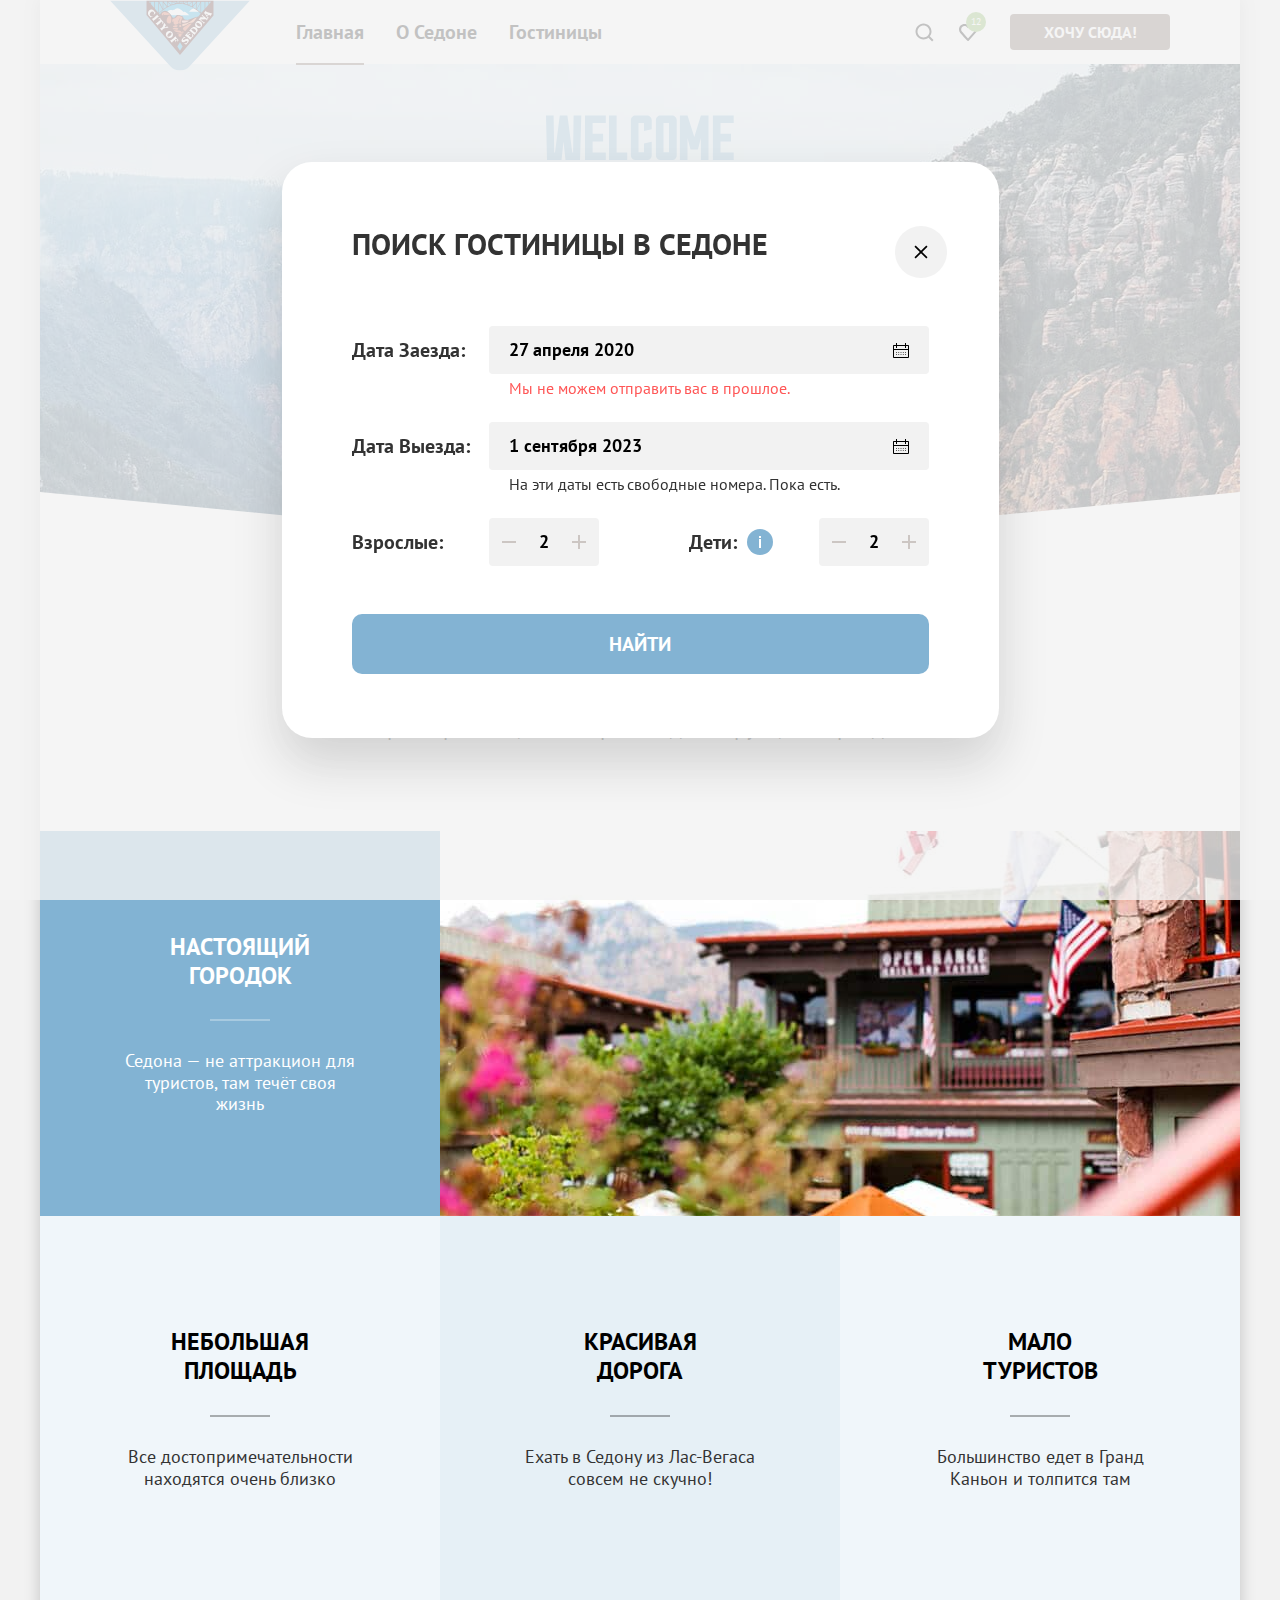
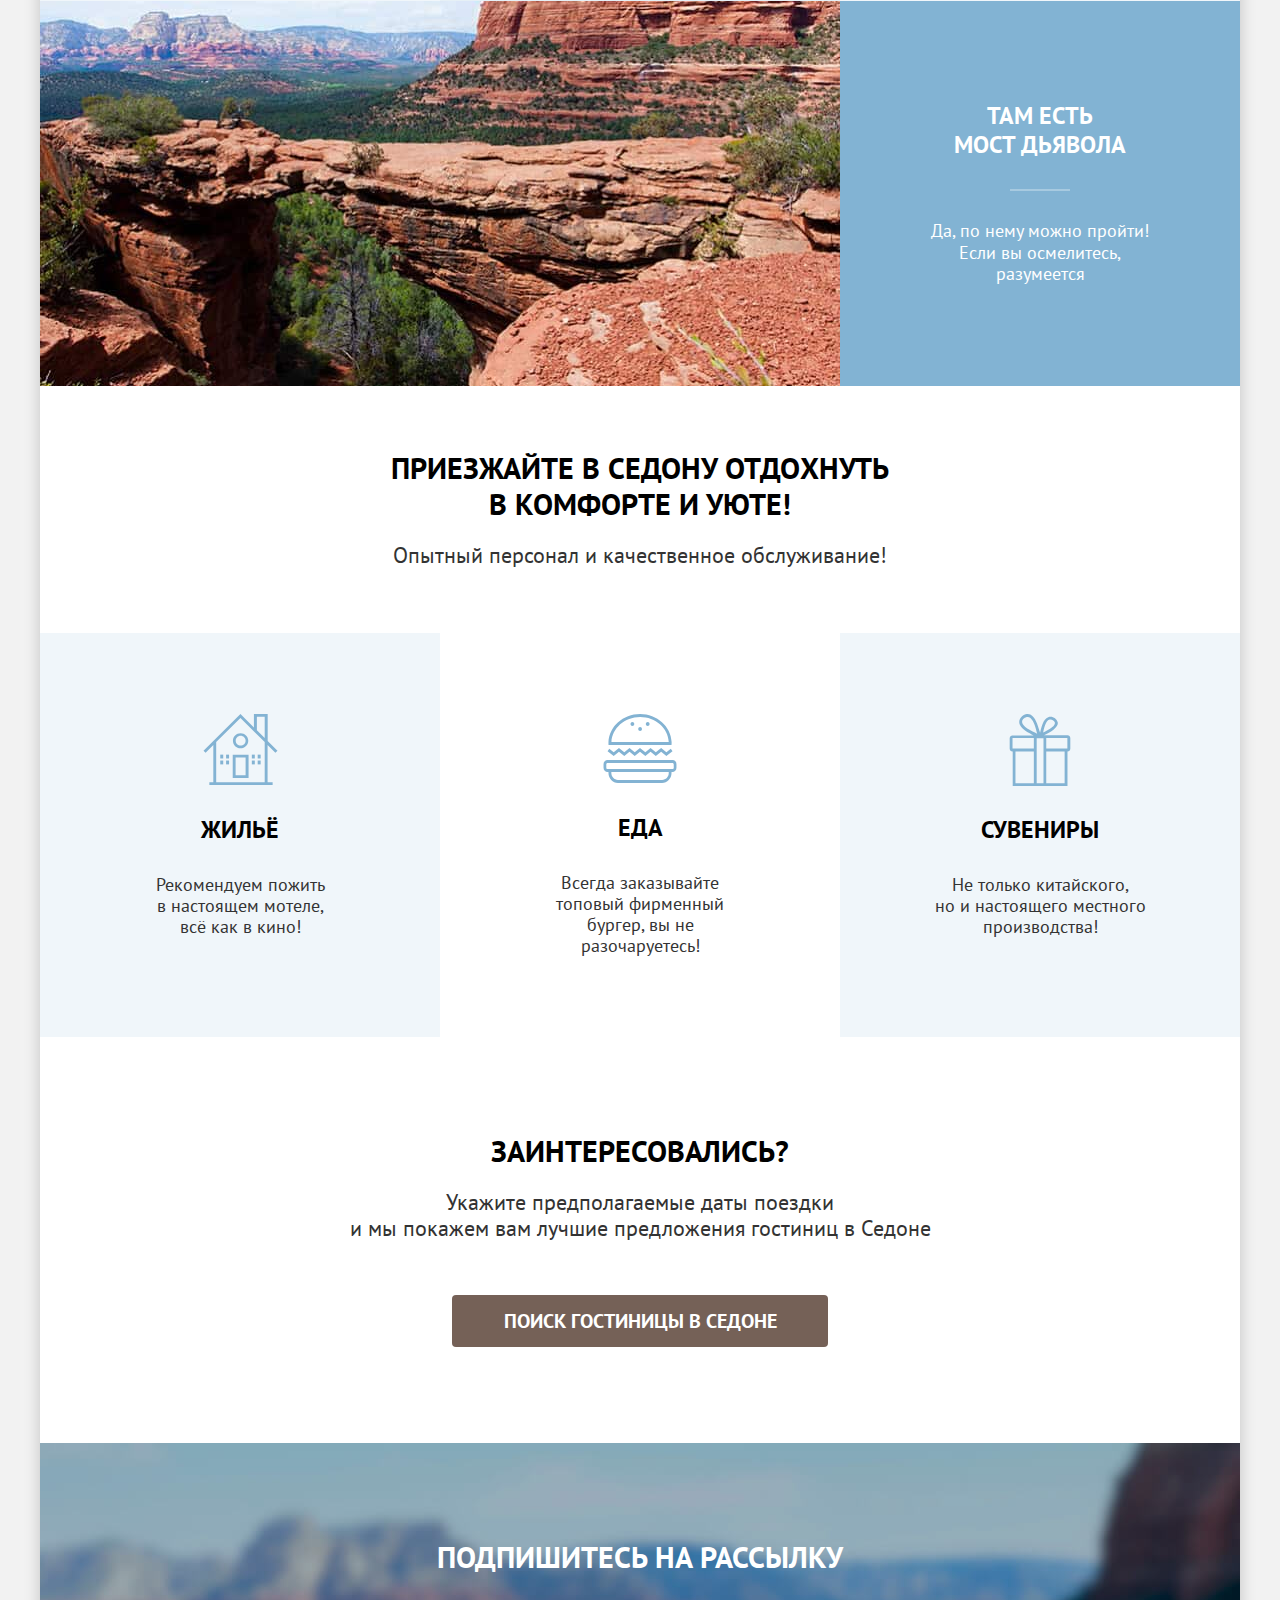
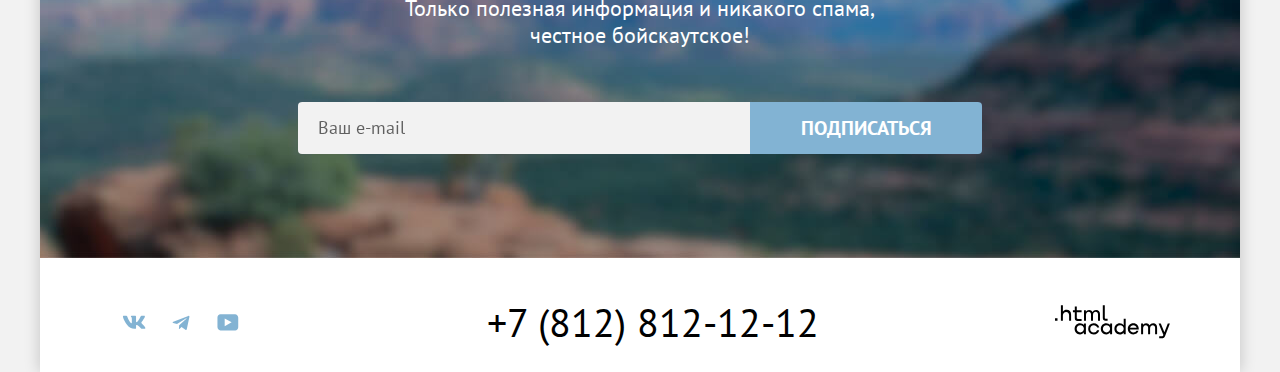
<file: modal.html>
<!DOCTYPE html>
<html lang="ru">

  <head>
    <meta charset="utf-8">
    <meta name="viewport" content="width=device-width, initial-scale=1.0">
    <link rel="icon" href="favicon.ico">
    <link rel="icon" type="image/png" href="images/favicon.png">
    <link rel="stylesheet" href="styles/style.css">
    <title>Главная</title>
  </head>

  <body>
    <div class="site-container">
      <header class="page-header" data-test="header">
        <nav class="nav">
          <a class="logo" href="index.html">
            <img src="images/logo.svg" alt="Логотип Sedona" width="140" height="71">
          </a>
          <ul class="nav-list-pages-link">
            <li class="nav-item">
              <a class="nav-link nav-link-active" aria-current="page" href="index.html">Главная</a>
            </li>
            <li class="nav-item">
              <a class="nav-link" href="#">О Седоне</a>
            </li>
            <li class="nav-item">
              <a class="nav-link" href="catalog.html">Гостиницы</a>
            </li>
          </ul>
          <ul class="nav-list nav-list-user">
            <li class="nav-item">
              <a class="nav-link search-link" href="#">
                <span class="visually-hidden">Поиск</span>
              </a>
            </li>
            <li class="nav-item">
              <a class="nav-link favorite-link" href="#">
                <span class="visually-hidden">вы выбрали</span>
                <span class="favorite-count"> 12</span>
                <span class="visually-hidden">гостиниц</span>
              </a>
            </li>
            <li class="nav-item">
              <a class="btn btn-header-popup btn-type-1" href="#">Хочу сюда!</a>
            </li>
          </ul>
        </nav>
      </header>

      <main class="page-main" data-test="main">
        <section class="welcome" data-test="hero">
          <h1 class="visually-hidden">городок Sedona</h1>
          <img class="welcome-img" src="images/index/welcome.svg" alt="Welcome to the gorgeous Sedona, because the Grend Canyon sucks!" width="458" height="352">
        </section>
        <section class="advantages" data-test="advantages">
          <h2 class="title-h2 advantages-title">Седона — небольшой городок в Аризоне, заслуживающий большего!</h2>
          <p class="advantages-description">Рассмотрим причины, по которым Седона круче, чем Гранд-Каньон!</p>
          <ul class="advantages-list">
            <li class="advantages-item advantages-img-item">
              <div class="advantages-item-wrapper">
                <h3 class="title-h3 advantages-item-title">Настоящий городок</h3>
                <p class="advantages-item-description">Седона — не аттракцион для туристов, там течёт своя жизнь</p>
              </div>
              <img class="advantages-img" src="images/index/gallery-1.jpg" alt="городок Седона" width="800" height="385">
            </li>
            <li class="advantages-item advantages-item-third">
              <h3 class="title-h3 advantages-item-title">Небольшая площадь</h3>
              <p class="advantages-item-description">Все достопримечательности находятся очень близко</p>
            </li>
            <li class="advantages-item advantages-item-third">
              <h3 class="title-h3 advantages-item-title">Красивая дорога</h3>
              <p class="advantages-item-description">Ехать в Седону из Лас-Вегаса совсем не скучно!</p>
            </li>
            <li class="advantages-item advantages-item-third">
              <h3 class="title-h3 advantages-item-title">Мало туристов</h3>
              <p class="advantages-item-description">Большинство едет в Гранд Каньон и толпится там</p>
            </li>
            <li class="advantages-item advantages-img-item advantages-img-item-reverse">
              <div class="advantages-item-wrapper">
                <h3 class="title-h3 advantages-item-title">Там есть мост&nbsp;дьявола</h3>
                <p class="advantages-item-description">Да, по нему можно пройти! Если вы осмелитесь, разумеется</p>
              </div>
              <img class="advantages-img" src="images/index/gallery-2.jpg" alt="вид на мост дьявола" width="800" height="385">
            </li>
          </ul>
        </section>

        <section class="service" data-test="service">
          <h2 class="title-h2 service-title">Приезжайте в Седону отдохнуть в комфорте и уюте!</h2>
          <p class="service-description">Опытный персонал и качественное обслуживание!</p>
          <ul class="service-list">
            <li class="service-item">
              <h3 class="title-h3 service-item-title service-item-title-home">Жильё</h3>
              <p class="service-item-description">Рекомендуем пожить в&nbsp;настоящем мотеле, всё&nbsp;как&nbsp;в кино!</p>
            </li>
            <li class="service-item">
              <h3 class="title-h3 service-item-title service-item-title-food">Еда</h3>
              <p class="service-item-description">Всегда заказывайте топовый&nbsp;фирменный бургер, вы не разочаруетесь!</p>
            </li>
            <li class="service-item">
              <h3 class="title-h3 service-item-title service-item-title-box">Сувениры</h3>
              <p class="service-item-description">Не только китайского, но&nbsp;и&nbsp;настоящего местного производства!</p>
            </li>
          </ul>
        </section>

        <section class="interest" data-test="search">
          <h2 class="title-h2 interest-title">Заинтересовались?</h2>
          <p class="interest-description">Укажите предполагаемые даты поездки и&nbsp;мы&nbsp;покажем&nbsp;вам&nbsp;лучшие предложения гостиниц в Седоне</p>
          <a class="btn interest-link btn-type-1" href="catalog.html">Поиск гостиницы в Седоне</a>
        </section>
      </main>

      <footer class="page-footer">
        <section class="mailing" data-test="subscribe">
          <h2 class="title-h2 mailing-title">Подпишитесь на рассылку</h2>
          <p class="mailing-description">Только полезная информация и никакого спама, честное бойскаутское!</p>
          <form class="mailing-form" action="https://echo.htmlacademy.ru" method="post">
            <label class="subscribe_label" for="sub_email">
              <input class="mailing-form-email" type="email" name="email" id="sub_email" placeholder="example@gmail.com" required>
              <span class="mailing-label">Ваш e-mail</span>
            </label>
            <button class="btn mailing-form-submit btn-type-2" type="submit">Подписаться</button>
          </form>
        </section>

        <div class="page-under-line"  data-test="footer">
          <ul class="under-line-list">
            <li class="under-line-item">
              <a class="social-link social-vk" href="https://vk.com/htmlacademy" target="_blank" rel="noreferrer noopener">
                <span class="visually-hidden">ВКонтакте</span>
              </a>
            </li>
            <li class="under-line-item">
              <a class="social-link social-tg" href="https://t.me/htmlacademy" target="_blank" rel="noreferrer noopener">
                <span class="visually-hidden">Телеграм</span>
              </a>
            </li>
            <li class="under-line-item">
              <a class="social-link social-yt" href="https://www.youtube.com/user/htmlacademyru" target="_blank" rel="noreferrer noopener">
                <span class="visually-hidden">YouTube</span>
              </a>
            </li>
          </ul>
          <address class="under-line-address">
            <a class="under-line-phone-link" href="tel:+78128121212">+7 (812) 812-12-12</a>
          </address>
          <a class="developer-logo" href="https://htmlacademy.ru" target="_blank" rel="noreferrer noopener">
            <span class="visually-hidden">Сайт разработан в HTML Academy</span>
            <svg class="developer-logo" aria-hidden="true" focusable="false" width="115" height="34" viewBox="0 0 115 34" xmlns="http://www.w3.org/2000/svg">
              <path d="M0 13.26v2.6h2.5v-2.6H0ZM11.6 4.86c-1.6 0-2.8.7-3.6 1.7h-.1V.36h-2v15.5h2v-5.3c0-2.1 1.3-3.6 3.3-3.6 1.8 0 2.9 1.4 2.9 3.2v5.7h2v-6.1c.1-3-1.8-4.9-4.5-4.9ZM26.6 5.16h-4.8v-3.7h-2v3.8h-1.9v2h1.9v6c0 1.7 1 2.7 2.7 2.7h4.1v-2h-3.7c-.7 0-1.1-.4-1.1-1.1v-5.7h4.8v-2ZM41.1 4.96c-1.6 0-2.9.8-3.5 2.1h-.1c-.6-1.2-1.8-2.1-3.4-2.1-1.4 0-2.5.8-3.1 1.8h-.1v-1.6H29v10.6h2v-5.4c0-2 1-3.5 2.6-3.5 1.5 0 2.4 1 2.4 2.6v6.3h2v-5.6c0-2.4 1.4-3.3 2.6-3.3 1.5 0 2.4 1 2.4 2.6v6.3h2v-6.5c.1-2.5-1.4-4.3-3.9-4.3ZM47.8 13.06c0 1.7 1 2.7 2.8 2.7h2v-2h-1.7c-.7 0-1.1-.4-1.1-1.1V.36h-2v12.7ZM28.9 20.06c-.9-1.1-2.2-1.8-3.9-1.8-3.1 0-5.4 2.3-5.4 5.6s2.3 5.6 5.4 5.6c1.8 0 3-.8 3.8-1.9h.1v1.6h2v-10.6h-2v1.5Zm-3.6 7.4c-2.2 0-3.6-1.6-3.6-3.6s1.4-3.6 3.6-3.6 3.6 1.6 3.6 3.6c0 1.9-1.4 3.6-3.6 3.6ZM44.2 22.36c-.5-2.4-2.6-4.1-5.4-4.1a5.4 5.4 0 0 0-5.6 5.6c0 3.1 2.2 5.6 5.6 5.6 2.8 0 4.9-1.8 5.4-4.2h-2.1a3.4 3.4 0 0 1-3.3 2.3c-2.2 0-3.6-1.6-3.6-3.6s1.4-3.6 3.6-3.6c1.6 0 2.8 1 3.3 2.2h2.1v-.2ZM55.1 20.06c-.9-1.1-2.2-1.8-3.9-1.8-3.1 0-5.4 2.3-5.4 5.6s2.3 5.6 5.4 5.6c1.8 0 3-.8 3.8-1.9h.1v1.6h2v-10.6h-2v1.5Zm-3.6 7.4c-2.2 0-3.6-1.6-3.6-3.6s1.4-3.6 3.6-3.6 3.6 1.6 3.6 3.6c0 1.9-1.5 3.6-3.6 3.6ZM68.7 20.16c-.9-1.1-2.2-1.9-3.9-1.9-3.1 0-5.4 2.3-5.4 5.6s2.2 5.6 5.4 5.6c1.7 0 3-.8 3.8-1.8h.1v1.5h2v-15.4h-2v6.4Zm-3.6 7.3c-2.2 0-3.6-1.6-3.6-3.6s1.4-3.6 3.6-3.6 3.6 1.6 3.6 3.6c-.1 2-1.5 3.6-3.6 3.6ZM78.3 18.26c-3.3 0-5.5 2.5-5.5 5.6 0 3 2.1 5.6 5.5 5.6 2.5 0 4.5-1.3 5.2-3.6h-2.1c-.5 1-1.6 1.6-3 1.6-1.9 0-3.3-1.3-3.4-2.9h8.8c.2-3.6-2-6.3-5.5-6.3Zm0 1.9c1.7 0 3 1 3.3 2.6h-6.5c.3-1.5 1.5-2.6 3.2-2.6ZM98.2 18.26c-1.6 0-2.9.8-3.6 2h-.1c-.6-1.2-1.8-2-3.4-2-1.4 0-2.5.7-3.1 1.8v-1.5h-1.9v10.6h2v-5.4c0-2 1-3.4 2.6-3.5 1.5 0 2.4 1 2.4 2.6v6.3h2v-5.6c0-2.4 1.4-3.3 2.6-3.3 1.5 0 2.4 1 2.4 2.6v6.3h2v-6.5c.1-2.6-1.4-4.4-3.9-4.4ZM109.4 27.36l-3.6-8.9h-2.2l4.8 11.6c-.3.9-.7 1.2-1.7 1.2h-2.5v2h2.5c1.8 0 2.8-.8 3.5-2.6l4.7-12.2h-2.1l-3.4 8.9Z"></path>
            </svg>
          </a>
        </div>
      </footer>
    </div>

    <div class="modal-wrapper" data-test="modal">
      <section class="modal-container">
        <h2 class="modal-title">Поиск гостиницы в Седоне</h2>
        <form class="modal-form" action="https://echo.htmlacademy.ru" method="post">
          <label class="modal-grid-label" for="date-in">
            <span class="modal-label-title">Дата заезда:</span>
            <input class="modal-grid-input" id="date-in" type="text" placeholder="1 января 2025" value="27 апреля 2020" required>
            <span class="modal-label-description modal-label-warning">Мы не можем отправить вас в прошлое.</span>
          </label>
          <label class="modal-grid-label" for="date-out">
            <span class="modal-label-title">Дата выезда:</span>
            <input class="modal-grid-input" id="date-out" type="text" placeholder="1 января 2025" value="1 сентября 2023" required>
            <span class="modal-label-description">На эти даты есть свободные номера. Пока есть.</span>
          </label>

          <div class="people-count">
            <label class="modal-label-title" for="adults">Взрослые:</label>
            <div class="modal-control-wrapper">
              <input class="modal-input-count" id="adults" type="number" placeholder="1" value="2" required>
              <button class="modal-control-btn btn-minus" type="button">
                <span class="visually-hidden">Уменьшить количество взрослых</span>
              </button>
              <button class="modal-control-btn btn-plus" type="button">
                <span class="visually-hidden">Увеличить количество взрослых</span>
              </button>
            </div>
            <div class="children-label-tooltip">
              <label for="children" class="modal-label-title">Дети:</label>
                <button class="tooltip-toggle" type="button"><span class="visually-hidden">Открыть подсказку про поле "Дети"</span></button>
                <p class="tooltip-content">Укажите количество детей, которые будут с вами, возраст которых от 6 до 18 лет. Дети до 6 лет размещаются бесплатно.</p>
            </div>
            <div class="modal-control-wrapper">
              <input class="modal-input-count" id="children" type="number" placeholder="1" value="2" required>
              <button class="modal-control-btn btn-minus" type="button">
                <span class="visually-hidden">Уменьшить количество детей</span>
              </button>
              <button class="modal-control-btn btn-plus" type="button">
                <span class="visually-hidden">Увеличить количество детей</span>
              </button>
            </div>
          </div>
          <button class="btn modal-form-button btn-type-2">Найти</button>
        </form>
        <button class="modal-btn-close" type="button">
          <span class="visually-hidden">Закрыть</span>
        </button>
      </section>
    </div>
  </body>

</html>
</file>
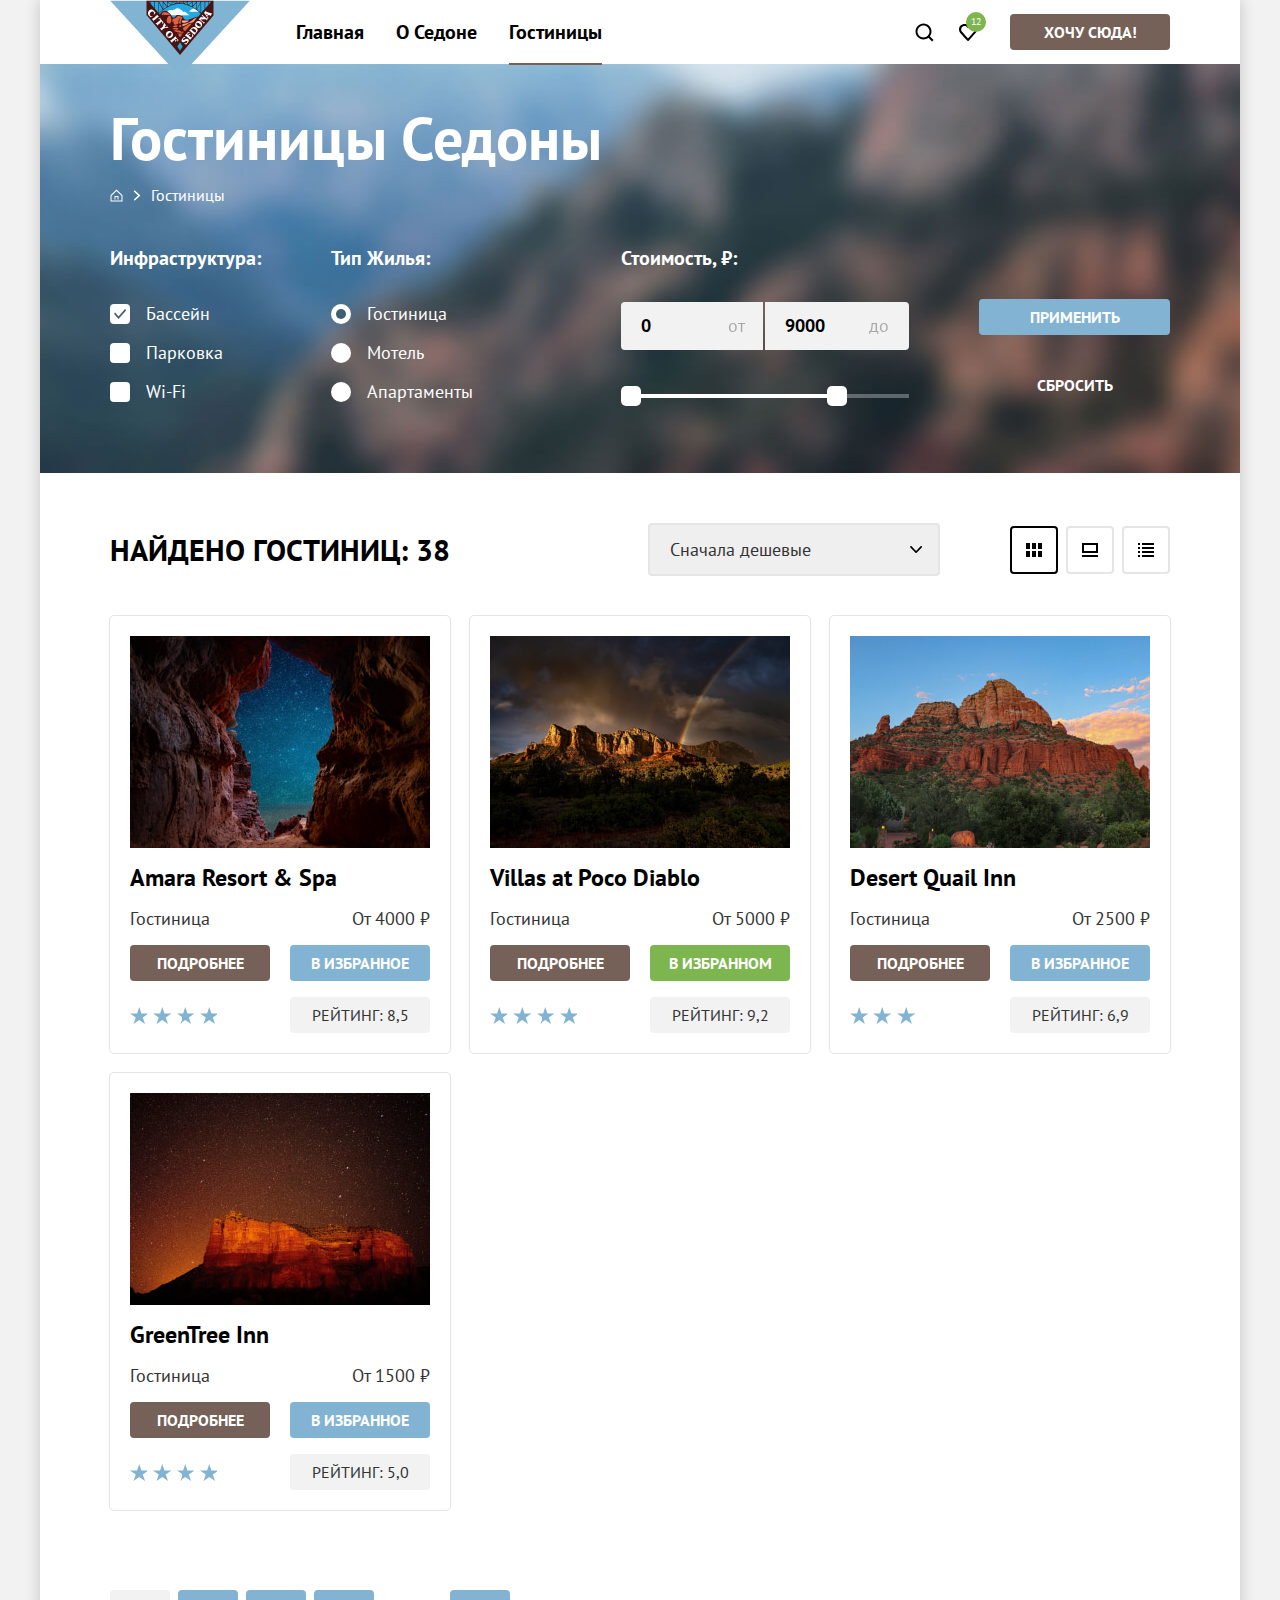
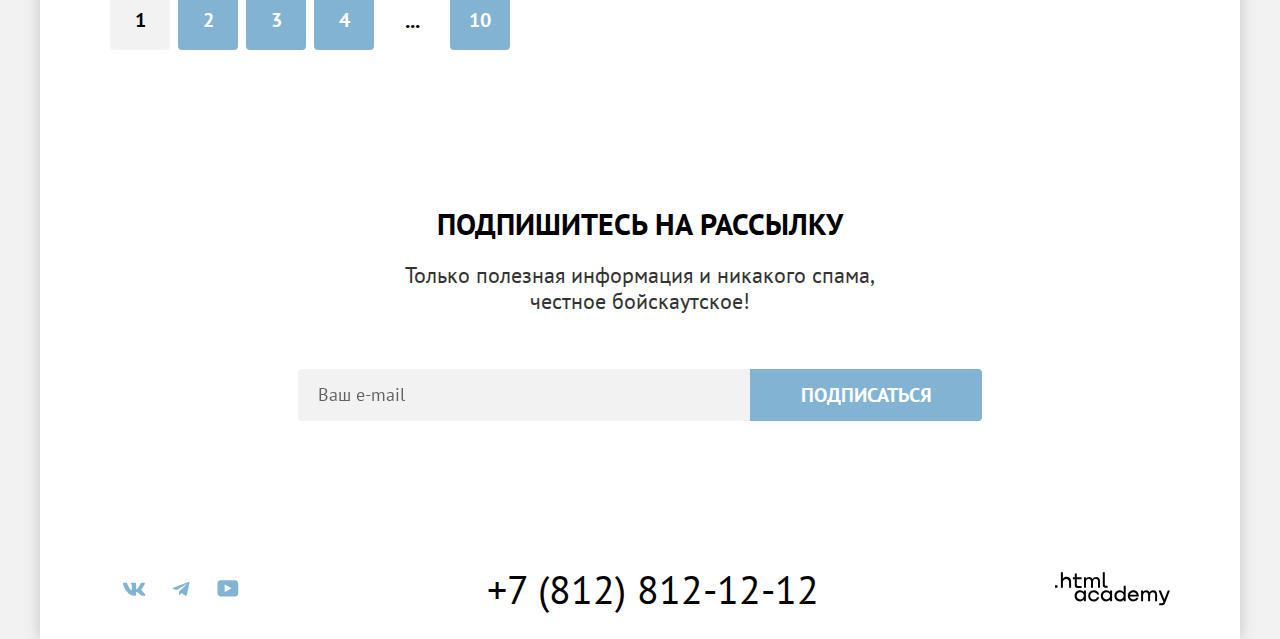
<file: 1/catalog.html>
<!DOCTYPE html>
<html lang="ru">

  <head>
    <meta charset="utf-8">
    <meta name="viewport" content="width=device-width, initial-scale=1.0">
    <link rel="icon" href="favicon.ico">
    <link rel="icon" type="image/png" href="images/favicon.png">
    <link rel="stylesheet" href="styles/style.css">
    <title>Гостиницы</title>
    <base href="https://htmlacademy-htmlcss.github.io/2653979-sedona-2/1/">
</head>

  <body>
    <div class="site-container">
      <header class="page-header" data-test="header">
        <nav class="nav">
          <a class="logo" href="index.html">
            <img src="images/logo.svg" alt="Логотип Sedona" width="140" height="71">
          </a>
          <ul class="nav-list-pages-link">
            <li class="nav-item">
              <a class="nav-link" href="index.html">Главная</a>
            </li>
            <li class="nav-item">
              <a class="nav-link" href="#">О Седоне</a>
            </li>
            <li class="nav-item">
              <a class="nav-link nav-link-active" href="#">Гостиницы</a>
            </li>
          </ul>
          <ul class="nav-list nav-list-user">
            <li class="nav-item">
              <a class="nav-link search-link" href="#">
                <span class="visually-hidden">Поиск</span>
              </a>
            </li>
            <li class="nav-item">
              <a class="nav-link favorite-link" href="#">
                <span class="visually-hidden">вы выбрали</span>
                <span class="favorite-count"> 12</span>
                <span class="visually-hidden">гостиниц</span>
              </a>
            </li>
            <li class="nav-item">
              <a class="btn btn-header-popup btn-type-1" href="#">Хочу сюда!</a>
            </li>
          </ul>
        </nav>
      </header>

      <main class="page-main" data-test="main">
        <div class="sorting-block">
          <h1 class="sorting-block-title">Гостиницы Седоны</h1>
          <ul class="breadcrumbs">
            <li class="breadcrumbs-item">
              <a class="breadcrumbs-link breadcrumbs-home" href="index.html">
                <span class="visually-hidden">Главная</span>
              </a>
            </li>
            <li class="breadcrumbs-item">
              <a class="breadcrumbs-link breadcrumbs-link-active" href="catalog.html" aria-current="page">Гостиницы</a>
            </li>
          </ul>
          <section class="filters" data-test="filter">
            <h2 class="title-h2 visually-hidden">Фильтры</h2>
            <form class="filters-form" action="https://echo.htmlacademy.ru" method="get">
              <fieldset class="filters-group">
                <legend class="filters-group-caption">Инфраструктура:</legend>
                <ul class="filter-group-list">
                  <li class="filter-group-item">
                    <label class="filters-group-label filters-group-checkbox" for="checkbox-pool">
                      <input class="filter-checkbox filter-control-input" id="checkbox-pool" type="checkbox" name="pool" checked>
                      <span class="filters-group-span">Бассейн</span>
                    </label>
                  </li>
                  <li class="filter-group-item">
                    <label class="filters-group-label filters-group-checkbox" for="checkbox-parking">
                      <input class="filter-checkbox filter-control-input" id="checkbox-parking" type="checkbox" name="parking">
                      <span class="filters-group-span">Парковка</span>
                    </label>
                  </li>
                  <li class="filter-group-item">
                    <label class="filters-group-label filters-group-checkbox" for="checkbox-wifi">
                      <input class="filter-checkbox filter-control-input" id="checkbox-wifi" type="checkbox" name="wifi">
                      <span class="filters-group-span">Wi-Fi</span>
                    </label>
                  </li>
                </ul>
              </fieldset>
              <fieldset class="filters-group filters-group-double-width">
                <legend class="filters-group-caption">Тип жилья:</legend>
                <ul class="filter-group-list">
                  <li class="filter-group-item">
                    <label class="filters-group-label filters-group-radio" for="radio-hotel">
                      <input class="filter-checkbox filter-control-input" id="radio-hotel" type="radio" name="livingType" value="hotel" checked>
                      <span class="filters-group-span">Гостиница</span>
                    </label>
                  </li>
                  <li class="filter-group-item">
                    <label class="filters-group-label filters-group-radio" for="radio-motel">
                      <input class="filter-checkbox filter-control-input" id="radio-motel" type="radio" name="livingType" value="motel">
                      <span class="filters-group-span">Мотель</span>
                    </label>
                  </li>
                  <li class="filter-group-item">
                    <label class="filters-group-label filters-group-radio" for="radio-apartments">
                      <input class="filter-checkbox filter-control-input" id="radio-apartments" type="radio" name="livingType" value="apartments">
                      <span class="filters-group-span">Апартаменты</span>
                    </label>
                  </li>
                </ul>
              </fieldset>
              <fieldset class="filters-group filters-cost">
                <legend class="filters-group-caption">Стоимость, &#8381;:</legend>
                <label class="filters-group-label" for="input-min-price">
                  <input class="filter-input filter-control-input input-min-price" id="input-min-price" type="number" name="min-price" min="0" max="10000" placeholder="0" value="0">
                  <span class="price-label">от</span>
                </label>
                <label class="filters-group-label" for="input-max-price">
                  <input class="filter-input filter-control-input input-max-price" id="input-max-price" type="number" name="max-price" min="0" max="10000" placeholder="10000" value="9000">
                  <span class="price-label">до</span>
                </label>
                <div class="range-scale">
                  <div class="range-bar" style="left: 0; width: 226px;">
                    <button class="range-toggle toggle-min" type="button">
                      <span class="visually-hidden">Кнопка ползунка нижней границы цены</span>
                    </button>
                    <button class="range-toggle toggle-max" type="button">
                      <span class="visually-hidden">Кнопка ползунка верхней границы цены</span>
                    </button>
                  </div>
                </div>
              </fieldset>
              <div class="btn-filter-container">
                <button class="btn btn-send btn-type-2" type="submit">Применить</button>
                <button class="btn btn-reset" type="reset">Сбросить</button>
              </div>
            </form>
          </section>
        </div>
        <section class="products">
          <header class="products-header">
            <h2 class="title-h2 products-header-title">Найдено гостиниц:
              <span class="products-result-count">38</span>
            </h2>
            <select class="products-header-select sort-select" aria-label="сортировка">
              <option value="min-cost">Сначала дешевые</option>
              <option value="max-cost">Сначала дорогие</option>
              <option value="popular">Популярные</option>
            </select>
            <ul class="products-btn-view-list">
              <li class="btn-view-item">
                <a class="btn-view-link btn-view-link-grid btn-view-link-active" href="#">
                  <span class="visually-hidden">Карточки по сетке</span>
                </a>
              </li>
              <li class="btn-view-item">
                <a class="btn-view-link btn-view-link-column" href="#">
                  <span class="visually-hidden">Карточки списком</span>
                </a>
              </li>
              <li class="btn-view-item">
                <a class="btn-view-link btn-view-link-list" href="#">
                  <span class="visually-hidden">Список</span>
                </a>
              </li>
            </ul>
          </header>
          <ul class="products-list">
            <li class="product-item">
              <a class="products-item-link products-item-container-img" href="#" tabindex="-1">
                <img class="product-item-img" src="images/hotels-gallery/amara-resort-spa.jpg" alt="Вид на горы из отеля Amara Resort & Spa" width="300" height="212">
              </a>
              <a class="products-item-link" href="#">
                <h3 class="title-h3 product-item-title">Amara Resort & Spa</h3>
              </a>
              <p class="product-item-type">Гостиница</p>
              <p class="product-item-price">От 4000 &#8381;</p>
              <a class="btn product-item-more btn-type-1" href="#">подробнее</a>
              <button class="btn product-item-add-favorite btn-type-2" type="button">в избранное</button>
              <p class="product-item-stars four-stars">
                <span class="visually-hidden">Отель 4 звезды</span>
              </p>
              <p class="product-item-rating">Рейтинг: 8,5</p>
            </li>
            <li class="product-item">
              <a class="products-item-link products-item-container-img" href="#" tabindex="-1">
                <img class="product-item-img" src="images/hotels-gallery/villas-at-poco-diablo.jpg" alt="Вид на горы из отеля Villas at Poco Diablo" width="300" height="212">
              </a>
              <a class="products-item-link" href="#">
                <h3 class="title-h3 product-item-title">Villas at Poco Diablo</h3>
              </a>
              <p class="product-item-type">Гостиница</p>
              <p class="product-item-price">От 5000 &#8381;</p>
              <a class="btn product-item-more btn-type-1" href="#">подробнее</a>
              <button class="btn product-item-add-favorite product-item-favorite-active btn-type-3" type="button">в
                избранном</button>
              <p class="product-item-stars four-stars">
                <span class="visually-hidden">Отель 4 звезды</span>
              </p>
              <p class="product-item-rating">Рейтинг: 9,2</p>
            </li>
            <li class="product-item">
              <a class="products-item-link products-item-container-img" href="#" tabindex="-1">
                <img class="product-item-img" src="images/hotels-gallery/desert-quail-inn.jpg"
                  alt="Вид на горы из отеля Desert Quail Inn" width="300" height="212">
              </a>
              <a class="products-item-link" href="#">
                <h3 class="title-h3 product-item-title">Desert Quail Inn</h3>
              </a>
              <p class="product-item-type">Гостиница</p>
              <p class="product-item-price">От 2500 &#8381;</p>
              <a class="btn product-item-more btn-type-1" href="#">подробнее</a>
              <button class="btn product-item-add-favorite btn-type-2" type="button">в избранное</button>
              <p class="product-item-stars three-stars">
                <span class="visually-hidden">Отель 3 звезды</span>
              </p>
              <p class="product-item-rating">Рейтинг: 6,9</p>
            </li>
            <li class="product-item">
              <a class="products-item-link products-item-container-img" href="#" tabindex="-1">
                <img class="product-item-img" src="images/hotels-gallery/green-tree-inn.jpg" alt="Вид на горы из отеля GreenTree Inn" width="300" height="212">
              </a>
              <a class="products-item-link" href="#">
                <h3 class="title-h3 product-item-title">GreenTree Inn</h3>
              </a>
              <p class="product-item-type">Гостиница</p>
              <p class="product-item-price">От 1500 &#8381;</p>
              <a class="btn product-item-more btn-type-1" href="#">подробнее</a>
              <button class="btn product-item-add-favorite btn-type-2" type="button">в избранное</button>
              <p class="product-item-stars four-stars">
                <span class="visually-hidden">Отель 4 звезды</span>
              </p>
              <p class="product-item-rating">Рейтинг: 5,0</p>
            </li>
          </ul>
          <footer class="products-footer">
            <ul class="products-pagination">
              <li class="products-pagination-item">
                <a class="products-pagination-link btn-type-2 products-pagination-link-active" href="#">1</a>
              </li>
              <li class="products-pagination-item">
                <a class="products-pagination-link btn-type-2" href="#">2</a>
              </li>
              <li class="products-pagination-item">
                <a class="products-pagination-link btn-type-2" href="#">3</a>
              </li>
              <li class="products-pagination-item">
                <a class="products-pagination-link btn-type-2" href="#">4</a>
              </li>
              <li class="products-pagination-item">
                <span class="products-pagination-points">...</span>
              </li>
              <li class="products-pagination-item">
                <a class="products-pagination-link btn-type-2" href="#">10</a>
              </li>
            </ul>
          </footer>
        </section>
      </main>

      <footer class="inner-footer">
        <section class="mailing" data-test="subscribe">
          <h2 class="title-h2 mailing-title">Подпишитесь на рассылку</h2>
          <p class="mailing-description">Только полезная информация и никакого спама, честное бойскаутское!</p>
          <form class="mailing-form" action="https://echo.htmlacademy.ru" method="post">
            <label class="subscribe_label" for="sub_email">
              <input class="mailing-form-email" type="email" name="email" id="sub_email" placeholder="example@gmail.com" required>
              <span class="mailing-label">Ваш e-mail</span>
            </label>
            <button class="btn mailing-form-submit btn-type-2" type="submit">Подписаться</button>
          </form>
        </section>

        <section class="page-under-line" data-test="footer">
          <h2 class="title-h2 visually-hidden">Контакты</h2>
          <ul class="under-line-list">
            <li class="under-line-item">
              <a class="social-link social-vk" href="https://vk.com/htmlacademy" target="_blank" rel="noreferrer noopener">
                <span class="visually-hidden">ВКонтакте</span>
              </a>
            </li>
            <li class="under-line-item">
              <a class="social-link social-tg" href="https://t.me/htmlacademy" target="_blank" rel="noreferrer noopener">
                <span class="visually-hidden">Телеграм</span>
              </a>
            </li>
            <li class="under-line-item">
              <a class="social-link social-yt" href="https://www.youtube.com/user/htmlacademyru" target="_blank" rel="noreferrer noopener">
                <span class="visually-hidden">YouTube</span>
              </a>
            </li>
          </ul>
          <address class="under-line-address">
            <a class="under-line-phone-link" href="tel:+78128121212">+7 (812) 812-12-12</a>
          </address>
          <a class="developer-logo" href="https://htmlacademy.ru" target="_blank" rel="noreferrer noopener">
            <span class="visually-hidden">Сайт разработан в HTML Academy</span>
            <svg class="developer-logo" aria-hidden="true" focusable="false" width="115" height="34" viewBox="0 0 115 34" xmlns="http://www.w3.org/2000/svg">
              <path d="M0 13.26v2.6h2.5v-2.6H0ZM11.6 4.86c-1.6 0-2.8.7-3.6 1.7h-.1V.36h-2v15.5h2v-5.3c0-2.1 1.3-3.6 3.3-3.6 1.8 0 2.9 1.4 2.9 3.2v5.7h2v-6.1c.1-3-1.8-4.9-4.5-4.9ZM26.6 5.16h-4.8v-3.7h-2v3.8h-1.9v2h1.9v6c0 1.7 1 2.7 2.7 2.7h4.1v-2h-3.7c-.7 0-1.1-.4-1.1-1.1v-5.7h4.8v-2ZM41.1 4.96c-1.6 0-2.9.8-3.5 2.1h-.1c-.6-1.2-1.8-2.1-3.4-2.1-1.4 0-2.5.8-3.1 1.8h-.1v-1.6H29v10.6h2v-5.4c0-2 1-3.5 2.6-3.5 1.5 0 2.4 1 2.4 2.6v6.3h2v-5.6c0-2.4 1.4-3.3 2.6-3.3 1.5 0 2.4 1 2.4 2.6v6.3h2v-6.5c.1-2.5-1.4-4.3-3.9-4.3ZM47.8 13.06c0 1.7 1 2.7 2.8 2.7h2v-2h-1.7c-.7 0-1.1-.4-1.1-1.1V.36h-2v12.7ZM28.9 20.06c-.9-1.1-2.2-1.8-3.9-1.8-3.1 0-5.4 2.3-5.4 5.6s2.3 5.6 5.4 5.6c1.8 0 3-.8 3.8-1.9h.1v1.6h2v-10.6h-2v1.5Zm-3.6 7.4c-2.2 0-3.6-1.6-3.6-3.6s1.4-3.6 3.6-3.6 3.6 1.6 3.6 3.6c0 1.9-1.4 3.6-3.6 3.6ZM44.2 22.36c-.5-2.4-2.6-4.1-5.4-4.1a5.4 5.4 0 0 0-5.6 5.6c0 3.1 2.2 5.6 5.6 5.6 2.8 0 4.9-1.8 5.4-4.2h-2.1a3.4 3.4 0 0 1-3.3 2.3c-2.2 0-3.6-1.6-3.6-3.6s1.4-3.6 3.6-3.6c1.6 0 2.8 1 3.3 2.2h2.1v-.2ZM55.1 20.06c-.9-1.1-2.2-1.8-3.9-1.8-3.1 0-5.4 2.3-5.4 5.6s2.3 5.6 5.4 5.6c1.8 0 3-.8 3.8-1.9h.1v1.6h2v-10.6h-2v1.5Zm-3.6 7.4c-2.2 0-3.6-1.6-3.6-3.6s1.4-3.6 3.6-3.6 3.6 1.6 3.6 3.6c0 1.9-1.5 3.6-3.6 3.6ZM68.7 20.16c-.9-1.1-2.2-1.9-3.9-1.9-3.1 0-5.4 2.3-5.4 5.6s2.2 5.6 5.4 5.6c1.7 0 3-.8 3.8-1.8h.1v1.5h2v-15.4h-2v6.4Zm-3.6 7.3c-2.2 0-3.6-1.6-3.6-3.6s1.4-3.6 3.6-3.6 3.6 1.6 3.6 3.6c-.1 2-1.5 3.6-3.6 3.6ZM78.3 18.26c-3.3 0-5.5 2.5-5.5 5.6 0 3 2.1 5.6 5.5 5.6 2.5 0 4.5-1.3 5.2-3.6h-2.1c-.5 1-1.6 1.6-3 1.6-1.9 0-3.3-1.3-3.4-2.9h8.8c.2-3.6-2-6.3-5.5-6.3Zm0 1.9c1.7 0 3 1 3.3 2.6h-6.5c.3-1.5 1.5-2.6 3.2-2.6ZM98.2 18.26c-1.6 0-2.9.8-3.6 2h-.1c-.6-1.2-1.8-2-3.4-2-1.4 0-2.5.7-3.1 1.8v-1.5h-1.9v10.6h2v-5.4c0-2 1-3.4 2.6-3.5 1.5 0 2.4 1 2.4 2.6v6.3h2v-5.6c0-2.4 1.4-3.3 2.6-3.3 1.5 0 2.4 1 2.4 2.6v6.3h2v-6.5c.1-2.6-1.4-4.4-3.9-4.4ZM109.4 27.36l-3.6-8.9h-2.2l4.8 11.6c-.3.9-.7 1.2-1.7 1.2h-2.5v2h2.5c1.8 0 2.8-.8 3.5-2.6l4.7-12.2h-2.1l-3.4 8.9Z"></path>
            </svg>
          </a>
        </section>
      </footer>
    </div>
  </body>

</html>
</file>
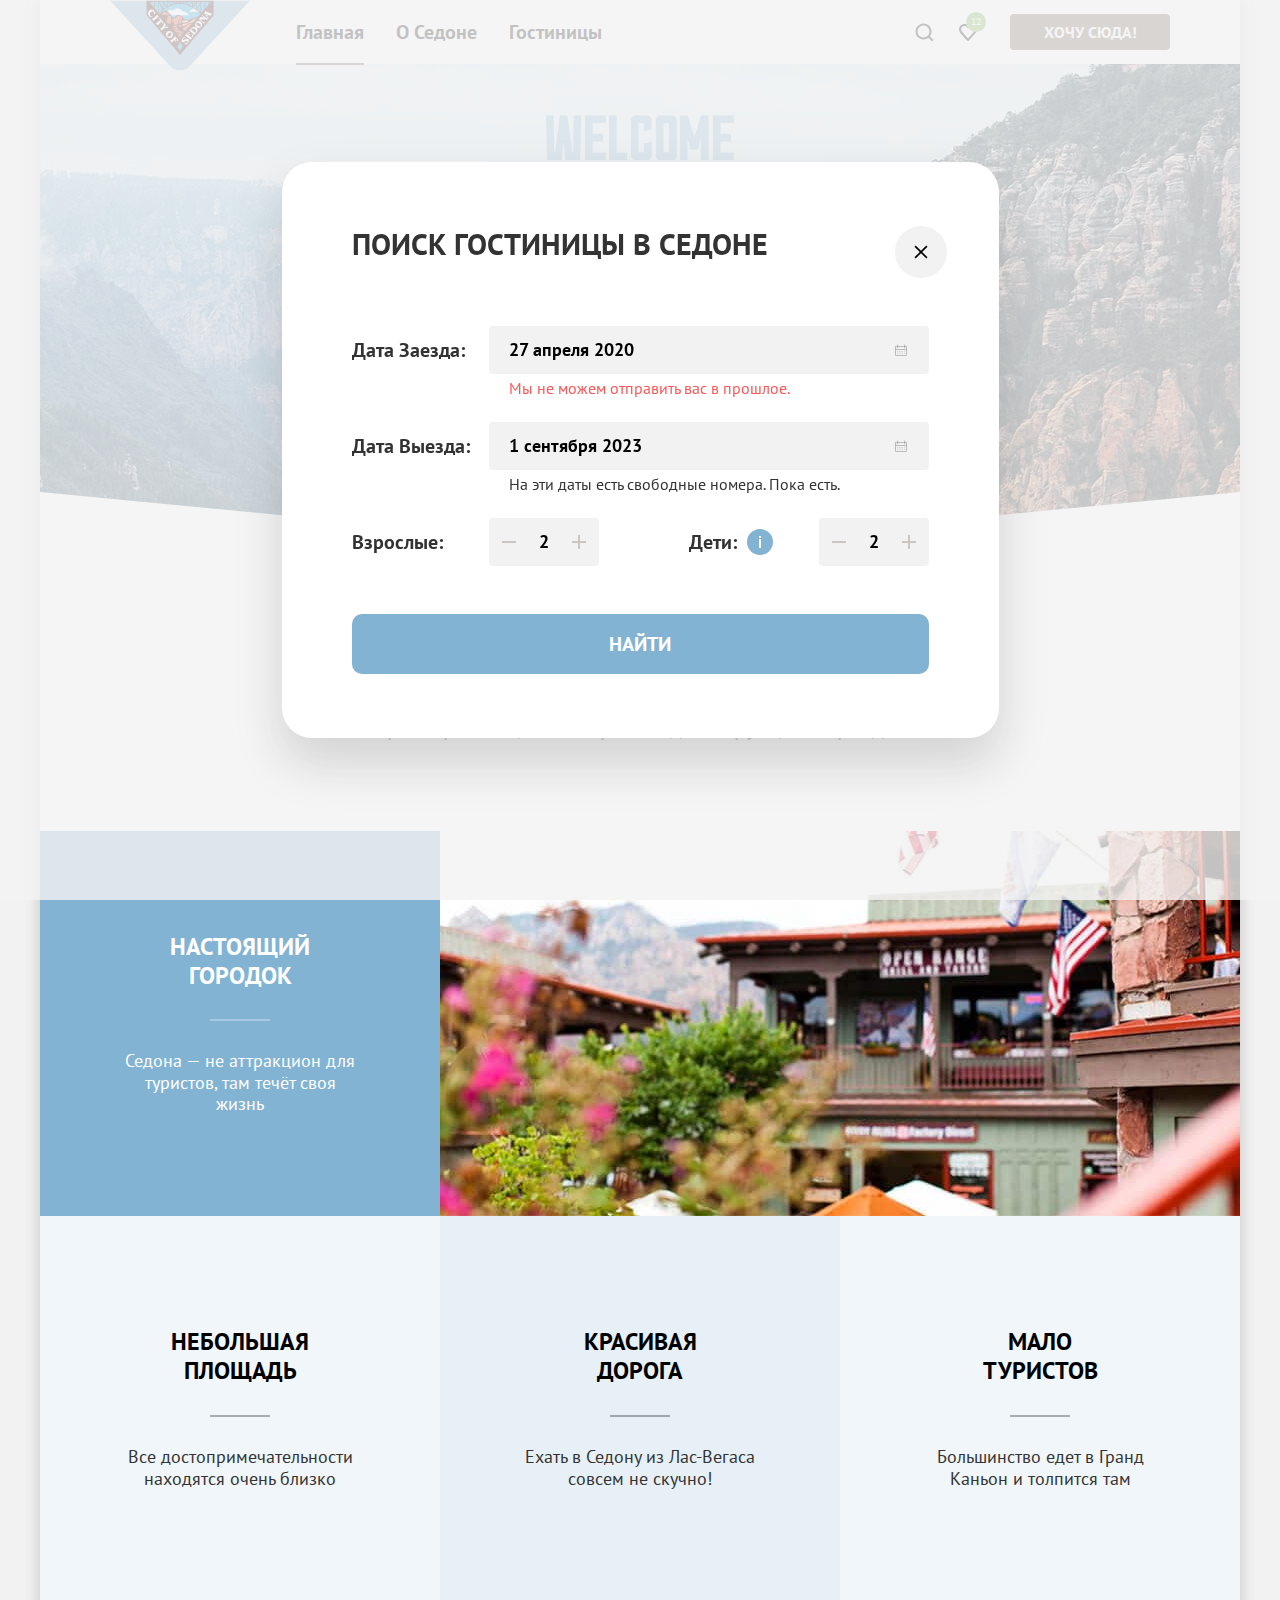
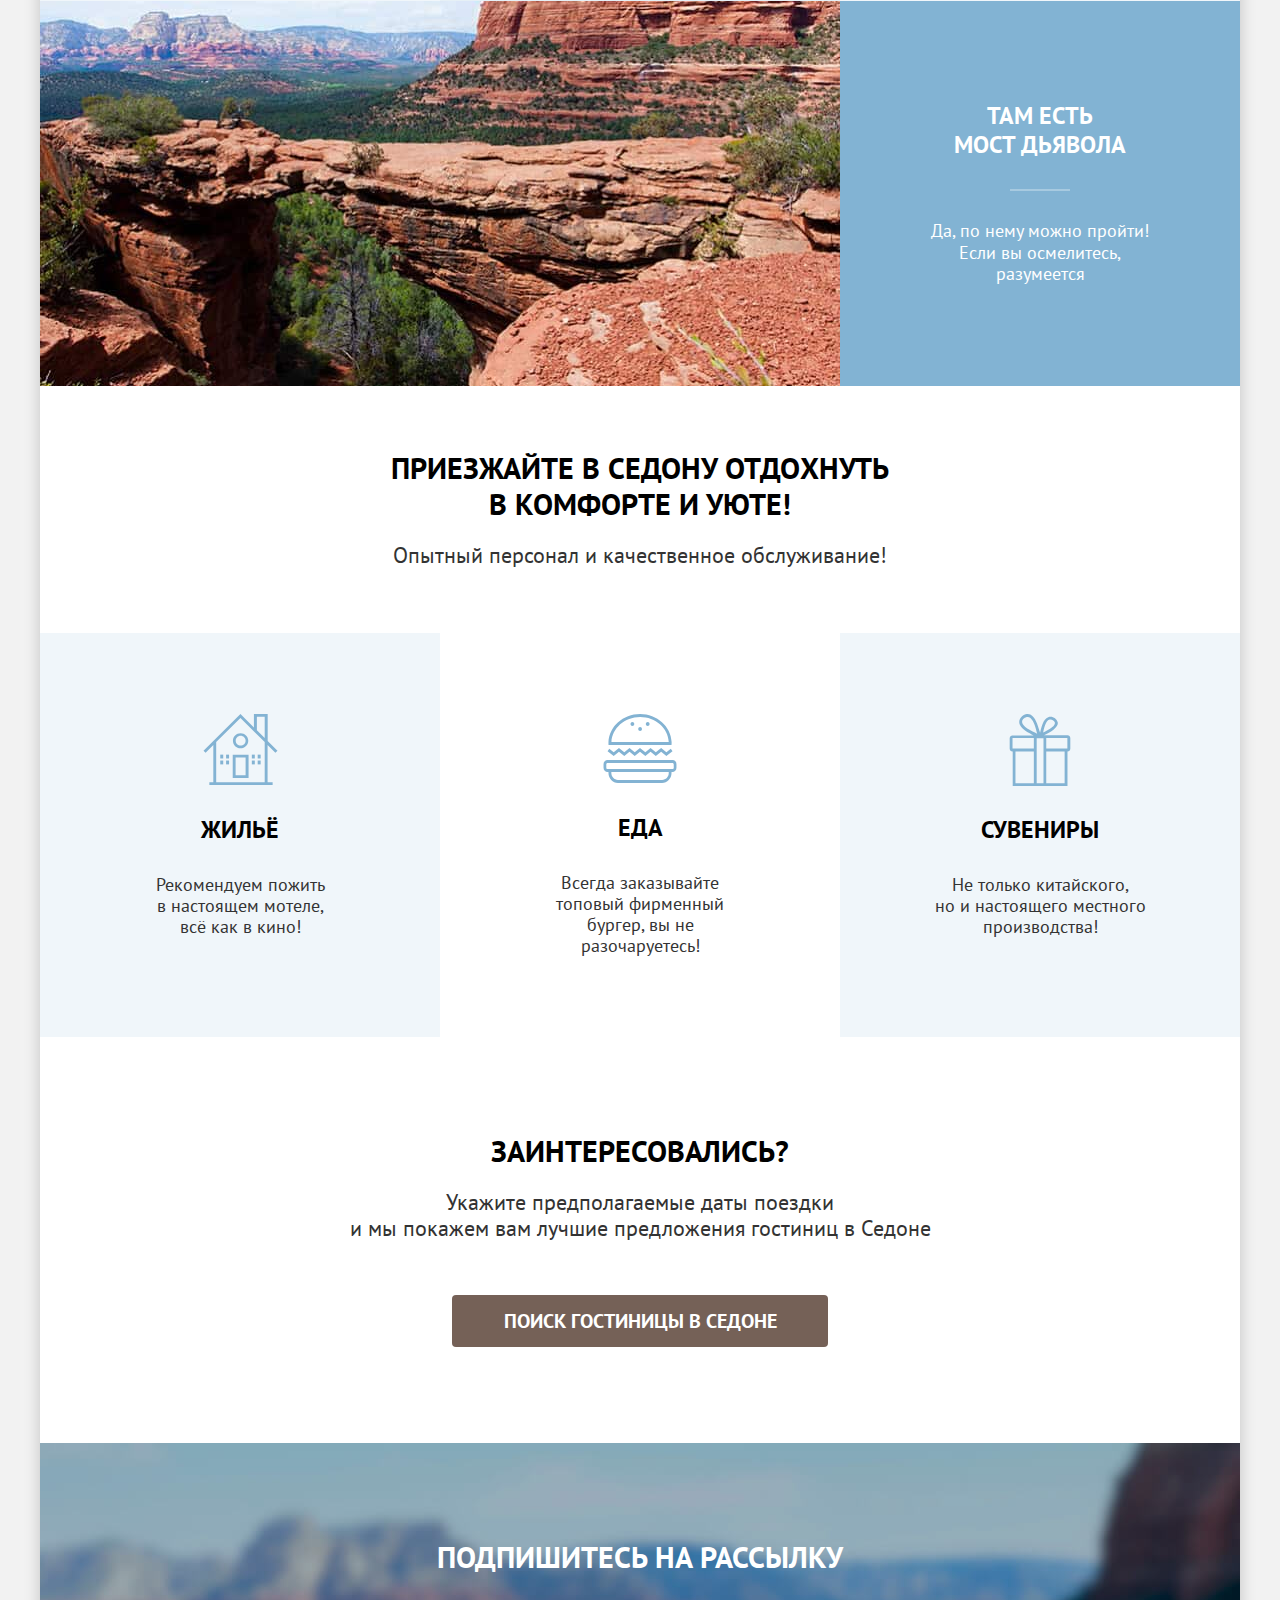
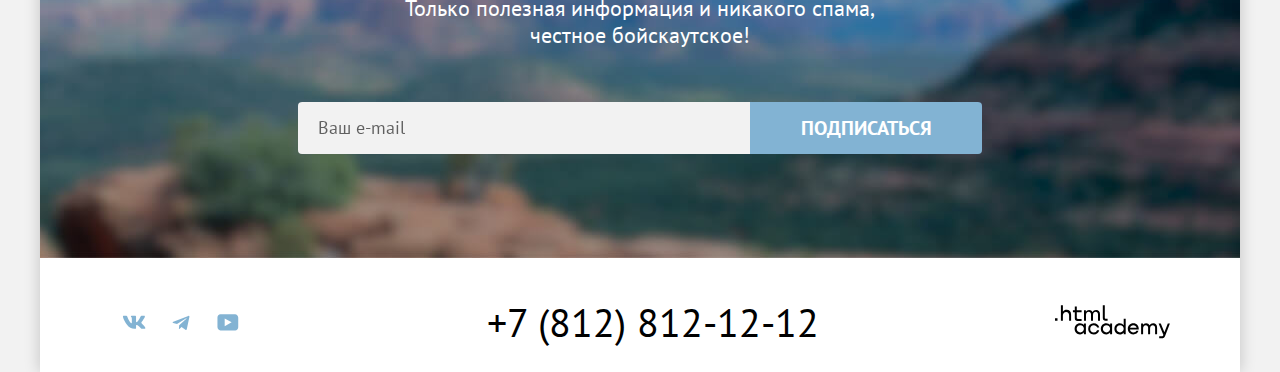
<file: 1/modal.html>
<!DOCTYPE html>
<html lang="ru">

  <head>
    <meta charset="utf-8">
    <meta name="viewport" content="width=device-width, initial-scale=1.0">
    <link rel="icon" href="favicon.ico">
    <link rel="icon" type="image/png" href="images/favicon.png">
    <link rel="stylesheet" href="styles/style.css">
    <title>Главная</title>
    <base href="https://htmlacademy-htmlcss.github.io/2653979-sedona-2/1/">
</head>

  <body>
    <div class="site-container">
      <header class="page-header" data-test="header">
        <nav class="nav">
          <a class="logo" href="index.html">
            <img src="images/logo.svg" alt="Логотип Sedona" width="140" height="71">
          </a>
          <ul class="nav-list-pages-link">
            <li class="nav-item">
              <a class="nav-link nav-link-active" aria-current="page" href="index.html">Главная</a>
            </li>
            <li class="nav-item">
              <a class="nav-link" href="#">О Седоне</a>
            </li>
            <li class="nav-item">
              <a class="nav-link" href="catalog.html">Гостиницы</a>
            </li>
          </ul>
          <ul class="nav-list nav-list-user">
            <li class="nav-item">
              <a class="nav-link search-link" href="#">
                <span class="visually-hidden">Поиск</span>
              </a>
            </li>
            <li class="nav-item">
              <a class="nav-link favorite-link" href="#">
                <span class="visually-hidden">вы выбрали</span>
                <span class="favorite-count"> 12</span>
                <span class="visually-hidden">гостиниц</span>
              </a>
            </li>
            <li class="nav-item">
              <a class="btn btn-header-popup btn-type-1" href="#">Хочу сюда!</a>
            </li>
          </ul>
        </nav>
      </header>

      <main class="page-main" data-test="main">
        <section class="welcome" data-test="hero">
          <h1 class="visually-hidden">городок Sedona</h1>
          <img class="welcome-img" src="images/index/welcome.svg" alt="Welcome to the gorgeous Sedona, because the Grend Canyon sucks!" width="458" height="352">
        </section>
        <section class="advantages" data-test="advantages">
          <h2 class="title-h2 advantages-title">Седона — небольшой городок в Аризоне, заслуживающий большего!</h2>
          <p class="advantages-description">Рассмотрим причины, по которым Седона круче, чем Гранд-Каньон!</p>
          <ul class="advantages-list">
            <li class="advantages-item advantages-img-item">
              <div class="advantages-item-wrapper">
                <h3 class="title-h3 advantages-item-title">Настоящий городок</h3>
                <p class="advantages-item-description">Седона — не аттракцион для туристов, там течёт своя жизнь</p>
              </div>
              <img class="advantages-img" src="images/index/gallery-1.jpg" alt="городок Седона" width="800" height="385">
            </li>
            <li class="advantages-item advantages-item-third">
              <h3 class="title-h3 advantages-item-title">Небольшая площадь</h3>
              <p class="advantages-item-description">Все достопримечательности находятся очень близко</p>
            </li>
            <li class="advantages-item advantages-item-third">
              <h3 class="title-h3 advantages-item-title">Красивая дорога</h3>
              <p class="advantages-item-description">Ехать в Седону из Лас-Вегаса совсем не скучно!</p>
            </li>
            <li class="advantages-item advantages-item-third">
              <h3 class="title-h3 advantages-item-title">Мало туристов</h3>
              <p class="advantages-item-description">Большинство едет в Гранд Каньон и толпится там</p>
            </li>
            <li class="advantages-item advantages-img-item advantages-img-item-reverse">
              <div class="advantages-item-wrapper">
                <h3 class="title-h3 advantages-item-title">Там есть мост&nbsp;дьявола</h3>
                <p class="advantages-item-description">Да, по нему можно пройти! Если вы осмелитесь, разумеется</p>
              </div>
              <img class="advantages-img" src="images/index/gallery-2.jpg" alt="вид на мост дьявола" width="800" height="385">
            </li>
          </ul>
        </section>

        <section class="service" data-test="service">
          <h2 class="title-h2 service-title">Приезжайте в Седону отдохнуть в комфорте и уюте!</h2>
          <p class="service-description">Опытный персонал и качественное обслуживание!</p>
          <ul class="service-list">
            <li class="service-item">
              <h3 class="title-h3 service-item-title service-item-title-home">Жильё</h3>
              <p class="service-item-description">Рекомендуем пожить в&nbsp;настоящем мотеле, всё&nbsp;как&nbsp;в кино!</p>
            </li>
            <li class="service-item">
              <h3 class="title-h3 service-item-title service-item-title-food">Еда</h3>
              <p class="service-item-description">Всегда заказывайте топовый&nbsp;фирменный бургер, вы не разочаруетесь!</p>
            </li>
            <li class="service-item">
              <h3 class="title-h3 service-item-title service-item-title-box">Сувениры</h3>
              <p class="service-item-description">Не только китайского, но&nbsp;и&nbsp;настоящего местного производства!</p>
            </li>
          </ul>
        </section>

        <section class="interest" data-test="search">
          <h2 class="title-h2 interest-title">Заинтересовались?</h2>
          <p class="interest-description">Укажите предполагаемые даты поездки и&nbsp;мы&nbsp;покажем&nbsp;вам&nbsp;лучшие предложения гостиниц в Седоне</p>
          <a class="btn interest-link btn-type-1" href="catalog.html">Поиск гостиницы в Седоне</a>
        </section>
      </main>

      <footer class="page-footer">
        <section class="mailing" data-test="subscribe">
          <h2 class="title-h2 mailing-title">Подпишитесь на рассылку</h2>
          <p class="mailing-description">Только полезная информация и никакого спама, честное бойскаутское!</p>
          <form class="mailing-form" action="https://echo.htmlacademy.ru" method="post">
            <label class="subscribe_label" for="sub_email">
              <input class="mailing-form-email" type="email" name="email" id="sub_email" placeholder="example@gmail.com" required>
              <span class="mailing-label">Ваш e-mail</span>
            </label>
            <button class="btn mailing-form-submit btn-type-2" type="submit">Подписаться</button>
          </form>
        </section>

        <div class="page-under-line"  data-test="footer">
          <ul class="under-line-list">
            <li class="under-line-item">
              <a class="social-link social-vk" href="https://vk.com/htmlacademy" target="_blank" rel="noreferrer noopener">
                <span class="visually-hidden">ВКонтакте</span>
              </a>
            </li>
            <li class="under-line-item">
              <a class="social-link social-tg" href="https://t.me/htmlacademy" target="_blank" rel="noreferrer noopener">
                <span class="visually-hidden">Телеграм</span>
              </a>
            </li>
            <li class="under-line-item">
              <a class="social-link social-yt" href="https://www.youtube.com/user/htmlacademyru" target="_blank" rel="noreferrer noopener">
                <span class="visually-hidden">YouTube</span>
              </a>
            </li>
          </ul>
          <address class="under-line-address">
            <a class="under-line-phone-link" href="tel:+78128121212">+7 (812) 812-12-12</a>
          </address>
          <a class="developer-logo" href="https://htmlacademy.ru" target="_blank" rel="noreferrer noopener">
            <span class="visually-hidden">Сайт разработан в HTML Academy</span>
            <svg class="developer-logo" aria-hidden="true" focusable="false" width="115" height="34" viewBox="0 0 115 34" xmlns="http://www.w3.org/2000/svg">
              <path d="M0 13.26v2.6h2.5v-2.6H0ZM11.6 4.86c-1.6 0-2.8.7-3.6 1.7h-.1V.36h-2v15.5h2v-5.3c0-2.1 1.3-3.6 3.3-3.6 1.8 0 2.9 1.4 2.9 3.2v5.7h2v-6.1c.1-3-1.8-4.9-4.5-4.9ZM26.6 5.16h-4.8v-3.7h-2v3.8h-1.9v2h1.9v6c0 1.7 1 2.7 2.7 2.7h4.1v-2h-3.7c-.7 0-1.1-.4-1.1-1.1v-5.7h4.8v-2ZM41.1 4.96c-1.6 0-2.9.8-3.5 2.1h-.1c-.6-1.2-1.8-2.1-3.4-2.1-1.4 0-2.5.8-3.1 1.8h-.1v-1.6H29v10.6h2v-5.4c0-2 1-3.5 2.6-3.5 1.5 0 2.4 1 2.4 2.6v6.3h2v-5.6c0-2.4 1.4-3.3 2.6-3.3 1.5 0 2.4 1 2.4 2.6v6.3h2v-6.5c.1-2.5-1.4-4.3-3.9-4.3ZM47.8 13.06c0 1.7 1 2.7 2.8 2.7h2v-2h-1.7c-.7 0-1.1-.4-1.1-1.1V.36h-2v12.7ZM28.9 20.06c-.9-1.1-2.2-1.8-3.9-1.8-3.1 0-5.4 2.3-5.4 5.6s2.3 5.6 5.4 5.6c1.8 0 3-.8 3.8-1.9h.1v1.6h2v-10.6h-2v1.5Zm-3.6 7.4c-2.2 0-3.6-1.6-3.6-3.6s1.4-3.6 3.6-3.6 3.6 1.6 3.6 3.6c0 1.9-1.4 3.6-3.6 3.6ZM44.2 22.36c-.5-2.4-2.6-4.1-5.4-4.1a5.4 5.4 0 0 0-5.6 5.6c0 3.1 2.2 5.6 5.6 5.6 2.8 0 4.9-1.8 5.4-4.2h-2.1a3.4 3.4 0 0 1-3.3 2.3c-2.2 0-3.6-1.6-3.6-3.6s1.4-3.6 3.6-3.6c1.6 0 2.8 1 3.3 2.2h2.1v-.2ZM55.1 20.06c-.9-1.1-2.2-1.8-3.9-1.8-3.1 0-5.4 2.3-5.4 5.6s2.3 5.6 5.4 5.6c1.8 0 3-.8 3.8-1.9h.1v1.6h2v-10.6h-2v1.5Zm-3.6 7.4c-2.2 0-3.6-1.6-3.6-3.6s1.4-3.6 3.6-3.6 3.6 1.6 3.6 3.6c0 1.9-1.5 3.6-3.6 3.6ZM68.7 20.16c-.9-1.1-2.2-1.9-3.9-1.9-3.1 0-5.4 2.3-5.4 5.6s2.2 5.6 5.4 5.6c1.7 0 3-.8 3.8-1.8h.1v1.5h2v-15.4h-2v6.4Zm-3.6 7.3c-2.2 0-3.6-1.6-3.6-3.6s1.4-3.6 3.6-3.6 3.6 1.6 3.6 3.6c-.1 2-1.5 3.6-3.6 3.6ZM78.3 18.26c-3.3 0-5.5 2.5-5.5 5.6 0 3 2.1 5.6 5.5 5.6 2.5 0 4.5-1.3 5.2-3.6h-2.1c-.5 1-1.6 1.6-3 1.6-1.9 0-3.3-1.3-3.4-2.9h8.8c.2-3.6-2-6.3-5.5-6.3Zm0 1.9c1.7 0 3 1 3.3 2.6h-6.5c.3-1.5 1.5-2.6 3.2-2.6ZM98.2 18.26c-1.6 0-2.9.8-3.6 2h-.1c-.6-1.2-1.8-2-3.4-2-1.4 0-2.5.7-3.1 1.8v-1.5h-1.9v10.6h2v-5.4c0-2 1-3.4 2.6-3.5 1.5 0 2.4 1 2.4 2.6v6.3h2v-5.6c0-2.4 1.4-3.3 2.6-3.3 1.5 0 2.4 1 2.4 2.6v6.3h2v-6.5c.1-2.6-1.4-4.4-3.9-4.4ZM109.4 27.36l-3.6-8.9h-2.2l4.8 11.6c-.3.9-.7 1.2-1.7 1.2h-2.5v2h2.5c1.8 0 2.8-.8 3.5-2.6l4.7-12.2h-2.1l-3.4 8.9Z"></path>
            </svg>
          </a>
        </div>
      </footer>
    </div>

    <div class="modal-wrapper" data-test="modal">
      <section class="modal-container">
        <h2 class="modal-title">Поиск гостиницы в Седоне</h2>
        <form class="modal-form" action="https://echo.htmlacademy.ru" method="post">
          <label class="modal-grid-label" for="date-in">
            <span class="modal-label-title">Дата заезда:</span>
            <input class="modal-grid-input" id="date-in" type="text" placeholder="1 января 2025" value="27 апреля 2020" required>
            <span class="modal-label-description modal-label-warning">Мы не можем отправить вас в прошлое.</span>
          </label>
          <label class="modal-grid-label" for="date-out">
            <span class="modal-label-title">Дата выезда:</span>
            <input class="modal-grid-input" id="date-out" type="text" placeholder="1 января 2025" value="1 сентября 2023" required>
            <span class="modal-label-description">На эти даты есть свободные номера. Пока есть.</span>
          </label>

          <div class="people-count">
            <label class="modal-label-title" for="adults">Взрослые:</label>
            <div class="modal-control-wrapper">
              <input class="modal-input-count" id="adults" type="number" placeholder="1" value="2" required>
              <button class="modal-control-btn btn-minus" type="button">
                <span class="visually-hidden">Уменьшить количество взрослых</span>
              </button>
              <button class="modal-control-btn btn-plus" type="button">
                <span class="visually-hidden">Увеличить количество взрослых</span>
              </button>
            </div>
            <div class="children-label-tooltip">
              <label for="children" class="modal-label-title">Дети:</label>
                <button class="tooltip-toggle" type="button"><span class="visually-hidden">Открыть подсказку про поле "Дети"</span></button>
                <p class="tooltip-content">Укажите количество детей, которые будут с вами, возраст которых от 6 до 18 лет. Дети до 6 лет размещаются бесплатно.</p>
            </div>
            <div class="modal-control-wrapper">
              <input class="modal-input-count" id="children" type="number" placeholder="1" value="2" required>
              <button class="modal-control-btn btn-minus" type="button">
                <span class="visually-hidden">Уменьшить количество детей</span>
              </button>
              <button class="modal-control-btn btn-plus" type="button">
                <span class="visually-hidden">Увеличить количество детей</span>
              </button>
            </div>
          </div>
          <button class="btn modal-form-button btn-type-2">Найти</button>
        </form>
        <button class="modal-btn-close" type="button">
          <span class="visually-hidden">Закрыть</span>
        </button>
      </section>
    </div>
  </body>

</html>
</file>
<file: styles/style.css>
:root {
  --color-basic: #000000;
  --color-text-sechond: #333333;
  --color-white: #ffffff;
  --color-error: #ff5757;
  --color-btn-basic: #756157;
  --color-basic-background: #82b3d3;
  --color-icon-background: #83b3d3;
  --color-accent: #7db54f;
  --color-form-inputs: #3f5e72;
  --color-default: #e5e5e5;
  --color-form-elements: #f2f2f2;
}

@font-face {
  font-family: "PT Sans";
  font-weight: 400;
  font-style: normal;
  src: url("../fonts/ptsans-400.woff2") format("woff2");
  font-display: swap;
}

@font-face {
  font-family: "PT Sans";
  font-weight: 700;
  font-style: normal;
  src: url("../fonts/ptsans-700.woff2") format("woff2");
  font-display: swap;
}

*,
*::before,
*::after {
  box-sizing: border-box;
}

html {
  height: 100%;
}

.visually-hidden {
  position: absolute;
  width: 1px;
  height: 1px;
  margin: -1px;
  border: 0;
  padding: 0;
  white-space: nowrap;
  clip-path: inset(100%);
  clip: rect(0 0 0 0);
  overflow: hidden;
}

body {
  font-family: "PT Sans", sans-serif;
  font-size: 22px;
  line-height: 1.2;
  color: var(--color-text-sechond);
  background-color: var(--color-form-elements);
  margin: 0;
}

.site-container {
  display: flex;
  flex-direction: column;
  width: 1200px;
  margin: 0 auto;
  box-shadow: 0 0 15px rgba(0, 0, 0, 0.2);
  background-color: var(--color-white);
  min-height: 100vh;
}

.page-main {
  flex-grow: 1;
}

.title-h2 {
  text-align: center;
  font-size: 30px;
  line-height: 36px;
  font-weight: 700;
  color: var(--color-basic);
  text-transform: uppercase;
  margin: 0;
}

.title-h3 {
  font-size: 24px;
  font-weight: 700;
  color: var(--color-basic);
  text-transform: uppercase;
  margin: 0;
}

[class*='link'] {
  color: inherit;
  text-decoration: none;
}

.btn {
  display: block;
  font-weight: 700;
  text-transform: uppercase;
  text-align: center;
  color: var(--color-white);
  text-decoration: none;
  background-color: var(--color-btn-basic);
  border: none;
  border-radius: 4px;
  transition: background-color 0.3s, color 0.3s;
}

.btn-type-1 {
  background-color: var(--color-btn-basic);
}

.btn-type-2 {
  background-color: var(--color-basic-background);
}

.btn-type-3 {
  background-color: var(--color-accent);
}

.nav {
  position: relative;
  z-index: 2;
  display: flex;
  column-gap: 30px;
  padding: 0 70px;
  overflow: visible;
}

.logo img {
  display: block;
}

.logo {
  margin-bottom: -12px;
}

.nav-list-pages-link {
  display: flex;
  flex-wrap: wrap;
  max-width: 700px;
  margin: 0;
  padding: 0;
  list-style-type: none;
}

.welcome-img {
  display: block;
  margin: 0 auto;
}

.nav-list-pages-link .nav-item {
  position: relative;
}

.nav-link-active::after {
  content: "";
  position: absolute;
  left: 16px;
  bottom: -1px;
  width: calc(100% - 32px);
  height: 2px;
  background-color: var(--color-btn-basic);
}

.nav-list-user {
  display: flex;
  align-items: center;
  list-style-type: none;
  margin: 0 0 0 auto;
  padding: 0;
}

.nav-list-user .nav-link {
  display: grid;
  width: 44px;
  height: 50px;
}

.search-link {
  background: url("../images/icons/search.svg") no-repeat center / 20px 20px;
}

.favorite-link {
  background: url("../images/icons/heart.svg") no-repeat center / 20px 20px;
}

.favorite-count {
  grid-column: 1;
  grid-row: 1;
  display: block;
  width: 20px;
  height: 20px;
  margin: 5px 4px auto auto;
  padding: 4px;
  font-size: 10px;
  text-align: center;
  color: var(--color-white);
  background-color: var(--color-accent);
  border-radius: 100vw;
}

.nav-list-user .btn-header-popup {
  display: block;
  width: 160px;
  margin-left: 20px;
  padding: 8px;
  font-size: 16px;
  line-height: 20px;
}

.nav-list-pages-link .nav-link {
  display: block;
  padding: 20px 16px;
  font-size: 20px;
  font-weight: 700;
  text-align: center;
  color: var(--color-basic);
}

.welcome {
  text-align: center;
  background: url("../images/index/devider.svg") no-repeat bottom / 100%, url("../images/hero-background.jpg") no-repeat center / cover, var(--color-basic-background);
  padding: 51px 70px 82px;
}

.advantages {
  text-align: center;
  padding-top: 69px;
}

.advantages-title {
  width: 620px;
  margin: 0 auto 25px;
}


.advantages-description {
  margin: 0 auto 90px;
  padding: 0 70px;
}

.advantages-item-description {
  font-size: 18px;
  font-weight: 400;
  margin: 29px 0 0;
}

.advantages-item {
  display: flex;
  flex-direction: column;
  justify-content: start;
  align-items: center;
  width: 400px;
  padding: 112px 0;
}

.advantages-img-item,
.advantages-img-item-reverse {
  display: flex;
  flex-direction: row;
  width: auto;
  padding: 0;
  color: var(--color-white);
  background-color: var(--color-basic-background);
}

.advantages-img-item .advantages-item-description,
.advantages-img-item-reverse .advantages-item-description,
.advantages-img-item .title-h3,
.advantages-img-item-reverse .title-h3 {
  color: var(--color-white);
}

.advantages-img-item-reverse .advantages-item-wrapper {
  order: 2;
}

.advantages-item-third {
  background-color: rgba(131, 179, 211, 0.2);
}

.advantages-item-third:nth-child(2n) {
  background-color: rgba(131, 179, 211, 0.12);
}

.advantages-img {
  display: block;
  height: 100%;
}

.advantages-list {
  display: flex;
  flex-wrap: wrap;
  margin: 0;
  padding: 0;
}

.advantages-item-description {
  width: 230px;
}

.advantages-item-title {
  width: 175px;
}

.advantages-item-title::after {
  content: "";
  display: block;
  width: 60px;
  height: 2px;
  margin: 29px auto 0;
  background-color: var(--color-basic);
  opacity: 0.3;
}

.advantages-img-item .advantages-item-wrapper,
.advantages-img-item-reverse .advantages-item-wrapper {
  padding: 101px 0;
}

.advantages-img-item .advantages-item-title::after {
  background-color: var(--color-white);
}

.advantages-item-wrapper {
  display: flex;
  flex-direction: column;
  justify-content: center;
  align-items: center;
  text-align: center;
  vertical-align: middle;
  width: 400px;
}

.service {
  text-align: center;
  padding-top: 64px;
}

.service-title {
  width: 505px;
  margin: 0 auto 20px;
}

.service-description {
  font-size: 22px;
  padding: 0 70px;
  margin: 0 auto 64px;
}

.service-list {
  display: flex;
  flex-wrap: wrap;
  margin: 0;
  padding: 0;
}

.service-item {
  display: flex;
  width: 400px;
  padding: 81px 0;
  flex-direction: column;
  justify-content: start;
  align-items: center;
  background-color: rgba(131, 179, 211, 0.12);
}

.service-item:nth-child(2n) {
  background-color: transparent;
}


.service-item-title,
.service-item-description {
  width: 230px;
}

.service-item-title::before {
  content: "";
  display: block;
  width: var(--service-width);
  height: var(--service-height);
  margin: 0 auto 30px;
  background: var(--service-bg) no-repeat center / contain;
}

.service-item-title-home {
  --service-width: 75px;
  --service-height: 72px;
  --service-bg: url("../images/index/service-icon-home.svg");
}

.service-item-title-food {
  --service-width: 74px;
  --service-height: 70px;
  --service-bg: url("../images/index/service-icon-food.svg");
}

.service-item-title-box {
  --service-width: 74px;
  --service-height: 72px;
  --service-bg: url("../images/index/service-icon-box.svg");
}

.service-item-description {
  font-size: 18px;
  line-height: 21px;
  margin: 30px 0 0;
}

.interest {
  text-align: center;
  padding: 96px 70px;
}

.interest-title,
.mailing-title {
  margin: 0 auto;
}

.interest-description {
  width: 592px;
  margin: 20px auto 54px;
  line-height: 26px;
}

.interest-link {
  width: 376px;
  margin: 0 auto;
  padding: 8px;
  font-size: 20px;
  line-height: 36px;
}

.mailing {
  text-align: center;
  color: var(--color-white);
  background: url("../images/footer-background.jpg") no-repeat center / cover, var(--color-form-inputs);
  padding: 96px 70px 104px;
}

.mailing-title {
  color: var(--color-white);
}

.mailing-description {
  width: 475px;
  margin: 20px auto 54px;
  font-size: 22px;
}

.mailing-form {
  display: flex;
  width: 684px;
  margin: 0 auto;
}

.mailing-form-submit {
  width: 232px;
  padding: 8px;
  font-family: "PT Sans", sans-serif;
  font-size: 20px;
  line-height: 36px;
  letter-spacing: 0;
  border-top-left-radius: 0;
  border-bottom-left-radius: 0;
  background-color: var(--color-basic-background);
  cursor: pointer;
}

.mailing-form-email {
  grid-column: 1;
  grid-row: 1;
  width: 100%;
  height: 100%;
  padding: 14px 20px;
  font-family: inherit;
  font-size: 18px;
  border: none;
  border-top-left-radius: 4px;
  border-bottom-left-radius: 4px;
  background-color: var(--color-form-elements);
}



.subscribe_label {
  display: grid;
  align-items: center;
  flex-grow: 1;
}

.mailing-label {
  grid-column: 1;
  grid-row: 1;
  display: block;
  padding-left: 20px;
  cursor: text;
  font-size: 18px;
  line-height: 24px;
  text-align: left;
  color: var(--color-basic);
  user-select: none;
  opacity: 0.6;
}

.mailing-form-email:not(:placeholder-shown) ~ .mailing-label,
.mailing-form-email:focus-visible ~ .mailing-label {
  display: none;
}

.mailing-form-email::placeholder {
  opacity: 0;
}

.under-line-phone-link {
  display: block;
  max-width: 400px;
  font-style: normal;
  font-size: 40px;
  line-height: 1;
  color: var(--color-basic);
  text-transform: uppercase;
  transition: color 0.3s, opacity 0.3s;
}



.page-under-line {
  display: flex;
  align-items: center;
  flex-wrap: wrap;
  padding: 44px 70px 30px;
  gap: 30px;
}

.under-line-address {
  margin: 0 auto;
}

.social-link {
  display: block;
  width: 47px;
  height: 40px;
}

.social-link::before {
  content: "";
  display: block;
  width: 100%;
  height: 100%;
  mask-image: var(--social-link);
  mask-repeat: no-repeat;
  mask-position: center;
  mask-size: var(--social-size);
  background-color: var(--color-icon-background);
  transition: background-color 0.3s;
}

.social-vk {
  --social-link: url("../images/social/vk.svg");
  --social-size: 24px 14px;
}

.social-tg {
  --social-link: url("../images/social/tg.svg");
  --social-size: 18px 15px;
}

.social-yt {
  --social-link: url("../images/social/you-tube.svg");
  --social-size: 22px 17px;
}



.under-line-list {
  display: flex;
  flex-wrap: wrap;
  align-items: center;
  max-width: 284px;
  margin: 0;
  padding: 0;
  list-style-type: none;
}

.sorting-block {
  color: var(--color-white);
  background: url("../images/catalog-hero-background.jpg") no-repeat center / cover, var(--color-basic-background);
  padding: 35px 70px 70px;
}

.sorting-block-title {
  margin: 0 0 8px;
  font-size: 60px;
  line-height: 78px;
  font-weight: 700;
}

.breadcrumbs {
  margin: 0 0 40px;
  padding: 0;
  font-size: 16px;
}


.filters-form {
  display: flex;
  flex-wrap: wrap;
  gap: 70px;
}

.filters-group-double-width {
  flex-grow: 2;
}

.filters-group-caption {
  margin-bottom: 32px;
  padding: 0;
  font-size: 20px;
  line-height: 24px;
  font-weight: 700;
  color: var(--color-white);
  text-transform: capitalize;
}

.filters-group-label {
  display: flex;
  align-items: center;
  font-size: 18px;
}

.filter-group-item:not(:last-child) {
  margin-bottom: 16px;
}

.filters-group {
  max-width: 30%;
  margin: 0;
  padding: 0;
  border: none;
}

.filter-group-list {
  list-style-type: none;
  margin: 0;
  padding: 0;
}

.filter-input {
  font-family: inherit;
}

.filters-cost .filter-input {
  grid-column: 1;
  grid-row: 1;
  font-weight: 700;
  font-size: 18px;
  line-height: 24px;
  color: var(--color-basic);
  padding: 12px 45px 12px 20px;
}



.filters-cost .filters-group-caption {
  grid-column: span 2;
  margin: 0 0 32px;
}

.input-min-price,
.input-max-price {
  border: none;
  border-radius: 0;
  background-color: var(--color-form-elements);
  transition: background-color 0.3s;
}

.filter-input::-webkit-outer-spin-button,
.filter-input::-webkit-inner-spin-button {
  margin: 0;
  appearance: none;
  -webkit-appearance: none;
}

.filter-input {
  -moz-appearance: textfield;
}

.input-min-price {
  margin-right: 2px;
  border-top-left-radius: 4px;
  border-bottom-left-radius: 4px;
}

.range-group-label {
  margin-top: 32px;
}

.input-max-price {
  border-top-right-radius: 4px;
  border-bottom-right-radius: 4px;
}

.filters-cost .filters-group-label {
  display: grid;
}

.filters-cost .filter-input {
  width: auto;
}

.range-group-label {
  grid-column: span 2;
  width: 100%;
}

.filter-control-input {
  width: 100%;
}


.filters-cost {
  display: grid;
  grid-template-columns: 1fr 1fr;
  grid-template-rows: repeat(3, min-content);
  width: 288px;
}

.price-label {
  grid-column: 1;
  grid-row: 1;
  margin: 0 20px 0 auto;
  font-size: 18px;
  line-height: 24px;
  color: var(--color-basic);
  opacity: 0.3;
}

.btn-send,
.btn-reset {
  font-family: "PT Sans", sans-serif;
  font-size: 16px;
}

.filter-checkbox {
  position: relative;
  width: 20px;
  height: 20px;
  margin: 0 16px 0 0;
  border: none;
  border-radius: 4px;
  background-color: var(--color-white);
  appearance: none;
  cursor: pointer;
}

.filter-checkbox::after {
  content: "";
  position: absolute;
  top: 50%;
  left: 50%;
  transform: translate(-50%, -50%);
  width: 12px;
  height: 11px;
  background-image: url("../images/icons/check.svg");
  opacity: 0;
}

.filter-checkbox:checked::after {
  opacity: 1;
}

.sort-select {
  color: var(--color-text-sechond);
}

.products-header {
  display: flex;
  flex-wrap: wrap;
  align-items: center;
  gap: 30px;
  text-align: left;
}

.product-item {
  display: grid;
  grid-template-columns: 1fr 1fr;
  grid-template-rows: min-content 1fr;
  gap: 16px 20px;
  padding: 20px;
  font-size: 16px;
  line-height: 20px;
  border-radius: 4px;
  outline: 1px solid var(--color-default);
}

.product-item-img {
  display: block;
  object-fit: cover;
}

.product-item-stars {
  align-self: center;
  height: 17px;
  width: var(--star-width);
  margin: 0;
  background: url("../images/icons/star.svg") space center / 18px 17px;
}

.one-stars {
  --star-width: 18px;
}

.two-stars {
  --star-width: 42px;
}

.three-stars {
  --star-width: 65px;
}

.four-stars {
  --star-width: 88px;
}

.five-stars {
  --star-width: 105px;
}

.products-item-link {
  grid-column: 1 / -1;
  display: block;
  height: max-content;
}

.products-item-container-img {
  height: 212px;
}

.product-item-title {
  text-transform: none;
  font-size: 24px;
  line-height: 28px;
}

.product-item-type,
.product-item-price {
  margin: 0;
  font-size: 18px;
  line-height: 21px;
  color: var(--color-text-sechond);
}

.product-item-price {
  text-align: right;
}

.product-item-more,
.product-item-add-favorite,
.product-item-rating {
  font-family: "PT Sans", sans-serif;
  font-size: 16px;
  line-height: 20px;
  font-weight: 700;
  text-align: center;
  color: var(--color-white);
  text-transform: uppercase;
  padding: 8px;
}


.product-item-rating {
  margin: 0;
  font-weight: 400;
  color: var(--color-text-sechond);
}

.inner-footer .mailing {
  background: none;
}

.inner-footer .mailing-form-email {
  background-color: var(--color-form-elements);
}

.inner-footer .mailing-title {
  color: var(--color-basic);
}

.inner-footer .mailing-description {
  color: var(--color-text-sechond);
}

.product-item-add-favorite {
  background-color: var(--color-basic-background);
  cursor: pointer;
}

.product-item-rating {
  border-radius: 4px;
  background-color: var(--color-form-elements);
}

.products-pagination-link,
.products-pagination-points {
  display: flex;
  align-items: center;
  justify-content: center;
  min-width: 60px;
  height: 60px;
  padding: 5px;
  font-size: 20px;
  line-height: 36px;
  font-weight: 700;
  text-align: center;
  color: var(--color-white);
  background-color: var(--color-basic-background);
  border-radius: 4px;
  transition: background-color 0.3s, color 0.3s;
}

.products-pagination-points {
  font-size: 22px;
  line-height: 26px;
  color: var(--color-basic);
  background-color: transparent;
}

.products-pagination-link-active {
  color: var(--color-basic);
  background-color: var(--color-form-elements);
}

.btn-filter-container {
  display: flex;
  flex-direction: column;
  justify-content: end;
  align-items: center;
}

.btn-send {
  line-height: 20px;
  width: 191px;
  background-color: var(--color-basic-background);
  padding: 8px;
}

.btn-reset {
  width: 191px;
  margin-top: 32px;
  padding: 8px;
  background-color: transparent;
}

.products {
  padding: 50px 70px 60px;
}

.product-item-favorite-active {
  background-color: var(--color-accent);
}

.products-header-select {
  width: 292px;
  margin: 0 40px 0 auto;
  padding: 14px 20px;
  font-family: inherit;
  font-size: 18px;
  line-height: 21px;
  border: 2px solid var(--color-default);
  border-radius: 4px;
  background-color: var(--color-white);
  background-image: url('data:image/svg+xml;utf8,<svg width="12" height="9" viewBox="0 0 12 9" fill="none" xmlns="http://www.w3.org/2000/svg"><path d="M6.67495 7.7123L11.775 2.4123C12.075 2.1123 12.075 1.5123 11.775 1.2123C11.475 0.912305 10.875 0.912305 10.575 1.2123L6.07495 5.9123L1.57495 1.2123C1.27495 0.912305 0.674951 0.912305 0.374951 1.2123C0.174951 1.3123 0.0749512 1.6123 0.0749512 1.8123C0.0749512 2.0123 0.174951 2.2123 0.374951 2.4123L5.47495 7.7123C5.77495 8.1123 6.37495 8.1123 6.67495 7.7123Z" fill="black"/></svg>');
  background-repeat: no-repeat;
  background-position: 260px 20px;
  cursor: pointer;
  appearance: none;
}



.products-list {
  display: grid;
  grid-template-columns: repeat(3, 1fr);
  gap: 20px;
  margin: 40px 0 80px;
  padding: 0;
  list-style-type: none;
}

.products-pagination {
  display: flex;
  gap: 8px;
  margin: 0;
  padding: 0;
  list-style-type: none;
}

.breadcrumbs-home {
  display: block;
  width: 23px;
  height: 21px;
  background: url("../images/icons/home.svg") no-repeat left center / 13px 15px;
}

.breadcrumbs {
  display: flex;
  align-items: center;
}

.breadcrumbs-item {
  display: flex;
}

.breadcrumbs-item:not(:first-child)::before {
  content: "";
  display: block;
  width: 8px;
  height: 20px;
  margin: 0 10px;
  background: url("../images/icons/arrow.svg") no-repeat center / contain;
}

.breadcrumbs-item:nth-child(2)::before {
  margin-left: 0;
}

.breadcrumbs-link {
  transition: opacity 0.3s;
  line-height: 21px;
}



.products-btn-view-list {
  display: flex;
  align-items: center;
  flex-wrap: wrap;
  gap: 8px;
  max-width: 330px;
  margin: 0;
  padding: 0;
  list-style-type: none;
}

.btn-view-link {
  display: block;
  width: 48px;
  height: 48px;
  border: 2px solid var(--color-default);
  border-radius: 4px;
  transition: border 0.3s;
  background: var(--btn-view-bg) no-repeat center / 16px 14px;
}


.btn-view-link-active {
  border: 2px solid var(--color-basic);
}

.btn-view-link-grid {
  --btn-view-bg: url("../images/icons/view-column.svg");
}

.btn-view-link-column {

  --btn-view-bg: url("../images/icons/view-slider.svg");
}

.btn-view-link-list {
  --btn-view-bg: url("../images/icons/view-list.svg");
}

.developer-logo {
  display: block;
}

.developer-logo path {
  transition: fill 0.3s;
}

.filters-group-checkbox,
.filters-group-radio {
  transition: opacity 0.3s;
}

.filters-group-span {
  cursor: pointer;
  line-height: 23px;
}

.filters-group-radio .filter-checkbox {
  border-radius: 100vw;
}

.filters-group-radio .filter-checkbox::after {
  width: 10px;
  height: 10px;
  border-radius: 100vw;
  background-color: var(--color-form-inputs);
}

.range-scale {
  position: relative;
  grid-column: 1 / -1;
  width: 100%;
  height: 4px;
  margin-top: 44px;
  background-color: rgba(255, 255, 255, 0.3);
}

.range-bar {
  position: absolute;
  height: 100%;
  background-color: var(--color-white);
}

.range-toggle {
  position: absolute;
}

.range-toggle {
  position: absolute;
  top: -8px;
  width: 20px;
  height: 20px;
  padding: 0;
  border: none;
  border-radius: 5px;
  background-color: var(--color-white);
  cursor: pointer;
}

.toggle-min {
  left: 0;
}

.toggle-max {
  right: 0;
}

.modal-wrapper {
  position: fixed;
  inset: 0;
  z-index: 2;
  display: flex;
  padding: 10px;
  background-color: rgba(242, 242, 242, 0.8);
  overflow-y: auto;
}

.modal-close {
  display: none;
}

.modal-container {
  display: grid;
  grid-template-columns: auto min-content;
  column-gap: 20px;
  width: 717px;
  margin: auto;
  padding: 64px 70px;
  border-radius: 30px;
  background-color: var(--color-white);
  box-shadow: 0 25px 50px rgba(0, 0, 0, 0.15);
}

.modal-title {
  margin: 0;
  grid-row: 1;
  grid-column: 1;
  font-size: 30px;
  line-height: 36px;
  text-transform: uppercase;
}

.modal-btn-close {
  grid-column: 2;
  grid-row: 1;
  height: 52px;
  width: 52px;
  margin-left: auto;
  border: none;
  border-radius: 100vw;
  transform: translateX(18px);
  background: url("../images/icons/cross.svg") no-repeat center / 14px 14px, var(--color-form-elements);
  cursor: pointer;
}



.modal-form {
  grid-column: 1 / -1;
  display: flex;
  flex-direction: column;
  margin-top: 48px;
  row-gap: 23px;
}

.modal-grid-label {
  grid-column: 1 / -1;
  display: grid;
  grid-template-columns: 127px auto;
  column-gap: 10px;
  align-items: center;
  text-align: center;
}

.modal-label-description {
  grid-column: 2;
  margin-left: 20px;
  padding-top: 4px;
  text-align: left;
  font-size: 16px;
  line-height: 21px;
}

.modal-label-warning {
  color: var(--color-error);
}

.modal-label-title {
  font-size: 20px;
  line-height: 24px;
  font-weight: 700;
  text-align-last: left;
  text-transform: capitalize;
}

.modal-grid-input {
  padding: 12px 20px;
  font-family: inherit;
  font-size: 18px;
  line-height: 24px;
  font-weight: 700;
  border: none;
  border-radius: 4px;
  background: url("../images/icons/calendar.svg") no-repeat right 20px center / 16px 15px, var(--color-form-elements);
}





.people-count {
  display: grid;
  grid-template-columns: 127px max-content auto max-content;
  align-items: center;
  gap: 10px;
}

.people-count .modal-label-title:nth-of-type(2n) {
  margin-left: auto;
}

.modal-control-wrapper {
  display: grid;
  grid-template-columns: 40px 30px 40px;
  width: 110px;
}

.modal-control-btn,
.modal-input-count {
  grid-row: 1;
  font-family: inherit;
  border: none;
}


.modal-input-count {
  grid-column: 2;
  text-align: center;
  font-size: 18px;
  line-height: 20px;
  font-weight: 700;
  background-color: var(--color-form-elements);
}

.btn-plus {
  grid-column: 3;
  border-top-right-radius: 4px;
  border-bottom-right-radius: 4px;
}

.btn-minus {
  grid-column: 1;
  border-top-left-radius: 4px;
  border-bottom-left-radius: 4px;
}

.modal-control-btn {
  height: 48px;
  padding: 13px;
  background-color: var(--color-form-elements);
}

.modal-control-btn::after {
  content: "";
  display: block;

}

.btn-minus::after {
  width: 14px;
  height: 2px;
  mask-image: url("../images/icons/minus.svg");
  mask-repeat: no-repeat;
  mask-position: center;
  mask-size: contain;
  background: rgba(117, 97, 87, 0.3);
}

.btn-plus::after {
  width: 14px;
  height: 14px;
  mask-image: url("../images/icons/plus.svg");
  mask-repeat: no-repeat;
  mask-position: center;
  mask-size: contain;
  background: rgba(117, 97, 87, 0.3);
}

.modal-input-count::-webkit-outer-spin-button,
.modal-input-count::-webkit-inner-spin-button {
  margin: 0;
  appearance: none;
}

.modal-form-button {
  width: 100%;
  margin-top: 25px;
  padding: 18px;
  font-family: "PT Sans", sans-serif;
  font-size: 20px;
  line-height: 24px;
  font-weight: 700;
  border-radius: 10px;
  background-color: var(--color-icon-background);
  transition: background-color 0.3s;
}

.children-label-tooltip {
  position: relative;
  display: flex;
  align-items: center;
}

.children-label-tooltip {
  display: flex;
  align-items: center;
  justify-content: end;
  margin-right: 36px;
}

.tooltip-content {
  position: absolute;
  left: 22px;
  top: 100%;
  display: none;
  width: 256px;
  padding: 15px 18px 18px 22px;
  font-size: 16px;
  line-height: 20px;
  color: var(--color-white);
  border-radius: 10px;
  background-color: var(--color-text-sechond);
  box-shadow: 0 15px 30px var(--color-basic);
}

.tooltip-content::after {
  content: "";
  position: absolute;
  top: -9px;
  left: calc(50% - 9px);
  width: 19px;
  height: 19px;
  transform: rotate(45deg);
  background-color: var(--color-text-sechond);
}

.tooltip-toggle {
  width: 26px;
  height: 26px;
  margin-left: 10px;
  padding: 0;
  border: none;
  border-radius: 100vw;
  background: url("../images/icons/tooltip.svg") no-repeat center / 2px 12px, var(--color-icon-background);
}

.btn-type-2:hover,
.btn-type-2:focus {
  background-color: #68a2ca;
}

.btn-type-1:hover,
.btn-type-1:focus {
  background-color: #615048;
}

.tooltip-toggle:hover + .tooltip-content,
.tooltip-toggle:focus + .tooltip-content {
  display: block;
}

.filters-group-label:hover .filters-group-span,
.filters-group-label:hover .filter-control-input {
  opacity: 0.6;
}

.modal-control-btn:hover::after {
  background-color: var(--color-basic);
}

.modal-grid-input:hover,
.modal-input-count:hover,
.modal-grid-input:focus,
.modal-input-count:focus {
  background-color: #e6e6e6;
}
.products-item-link:hover {
  opacity: 0.8;
}
.modal-grid-input:focus,
.modal-input-count:focus {
  z-index: 2;
}

.modal-btn-close:hover {
  background: url("../images/icons/cross.svg") no-repeat center / 14px 14px, #e5e5e5;
}

.developer-logo:hover path,
.developer-logo:focus-visible path {
  fill: var(--color-btn-basic);
}

.btn-view-link:hover,
.btn-view-link:hover {
  border: 2px solid var(--color-basic);
}

.breadcrumbs-link:hover {
  opacity: 0.6;
}

.btn-reset:hover {
  opacity: 0.6;
}

.input-min-price:hover,
.input-max-price:hover {
  background-color: #e6e6e6;
}

.social-link:hover::before,
.social-link:focus-visible::before {
  background-color: #68a2ca;
}

.btn-type-3:hover,
.btn-type-3:focus-visible {
  background-color: #6c9e42;
}

.under-line-phone-link:hover,
.under-line-phone-link:focus-visible {
  color: #756157;
}

.filters-group-label:hover .input-min-price,
.filters-group-label:hover .input-max-price {
  opacity: 1;
  background-color: #e6e6e6;
}

.products-header-select:hover {
  border-color: #68a2ca;
}

.subscribe_label:hover .mailing-form-email {
  background-color: #e6e6e6;
}

.nav-link:hover,
.nav-link:focus,
.logo:hover,
.logo:focus {
  opacity: 0.6;
}

.btn-type-2:active {
  color: rgba(255, 255, 255, 0.3);
  background-color: var(--color-basic-background);
}

.btn-type-1:active {
  color: rgba(255, 255, 255, 0.3);
  background-color: var(--color-btn-basic);
}

.modal-control-btn:active::after {
  background-color: var(--color-basic);
  opacity: 0.2;
}

.modal-btn-close:active {
  opacity: 0.3;
}

.developer-logo:active path {
  opacity: 0.3;
}
.products-item-link:active {
  opacity: 0.5;
}
.btn-reset:active {
  opacity: 0.3;
}

.btn-type-3:active {
  color: rgba(255, 255, 255, 0.3);
  background-color: var(--color-accent);
}

.under-line-phone-link:active {
  opacity: 0.5;
}

.filters-group-label:active .filter-control-input,
.filters-group-label:active .filters-group-span {
  opacity: 0.3;
}

.filters-group-label:active .filter-control-input {
  box-shadow: 0 7px 15px rgba(0, 0, 0, 0.4);
}

.social-link:active:before {
  opacity: 0.3;
}

.filters-group-label:active .input-min-price,
.filters-group-label:active .input-max-price {
  opacity: 0.9;
  background-color: #e6e6e6;
  box-shadow: none;
}

.products-header-select:active {
  opacity: 0.9;
}

.nav-link:active,
.logo:active {
  opacity: 0.3;
}

.products-pagination-link-active:hover,
.products-pagination-link-active:focus,
.products-pagination-link-active:active {
  color: var(--color-basic);
  background-color: var(--color-form-elements);
  opacity: 1;
}

.filters-group-label:disabled .input-min-price,
.filters-group-label:disabled .input-max-price {
  opacity: 0.9;
  background-color: var(--color-form-elements);
  box-shadow: none;
}

.btn-type-1:disabled,
.btn-type-2:disabled,
.btn-type-3:disabled {
  cursor: default;
  color: var(--color-white);
  background-color: var(--color-default);
}

.filter-control-input:disabled + .filters-group-span,
.filters-group-label .filter-control-input:disabled {
  opacity: 0.3;
  cursor: default;
  box-shadow: none;
}

.filter-input:disabled {
  opacity: 0.3;
  color: var(--color-basic);
}

.modal-grid-input:disabled,
.modal-input-count:disabled,
.modal-input-count:disabled ~ .modal-control-btn {
  opacity: 0.3;
  background-color: var(--color-form-elements);
}

.modal-input-count:disabled ~ .modal-control-btn:hover::after,
.modal-input-count:disabled ~ .modal-control-btn:active::after {
  background-color: rgba(117, 97, 87, 0.3);
  opacity: 1;
}

.breadcrumbs-link:active,
.breadcrumbs-link:disabled {
  opacity: 0.3;
}

.products-header-select:disabled {
  border-color: var(--color-basic);
  cursor: default;
  opacity: 0.3;
}

.subscribe_label .mailing-form-email:disabled {
  background-color: var(--color-form-elements);
  cursor: default;
  opacity: 0.3;
}

.mailing-form-email:disabled ~ .mailing-label {
  cursor: default;
}

.btn-reset:disabled {
  cursor: default;
  opacity: 0.1;
}
.nav-link-active:hover,
.nav-link-active:active {
  opacity: 1;
}
</file>
<file: 1/styles/style.css>
:root {
  --color-basic: #000000;
  --color-text-sechond: #333333;
  --color-white: #ffffff;
  --color-error: #ff5757;
  --color-btn-basic: #756157;
  --color-basic-background: #82b3d3;
  --color-icon-background: #83b3d3;
  --color-accent: #7db54f;
  --color-form-inputs: #3f5e72;
  --color-default: #e5e5e5;
  --color-form-elements: #f2f2f2;
}

@font-face {
  font-family: "PT Sans";
  font-weight: 400;
  font-style: normal;
  src: url("../fonts/ptsans-400.woff2") format("woff2");
  font-display: swap;
}

@font-face {
  font-family: "PT Sans";
  font-weight: 700;
  font-style: normal;
  src: url("../fonts/ptsans-700.woff2") format("woff2");
  font-display: swap;
}

*,
*::before,
*::after {
  box-sizing: border-box;
}

html {
  height: 100%;
}

.visually-hidden {
  position: absolute;
  width: 1px;
  height: 1px;
  margin: -1px;
  border: 0;
  padding: 0;
  white-space: nowrap;
  clip-path: inset(100%);
  clip: rect(0 0 0 0);
  overflow: hidden;
}

body {
  font-family: "PT Sans", sans-serif;
  font-size: 22px;
  line-height: 1.2;
  color: var(--color-text-sechond);
  background-color: var(--color-form-elements);
  margin: 0;
}

.site-container {
  display: flex;
  flex-direction: column;
  width: 1200px;
  margin: 0 auto;
  box-shadow: 0 0 15px rgba(0, 0, 0, 0.2);
  background-color: var(--color-white);
  min-height: 100vh;
}

.page-main {
  flex-grow: 1;
}

.title-h2 {
  text-align: center;
  font-size: 30px;
  line-height: 36px;
  font-weight: 700;
  color: var(--color-basic);
  text-transform: uppercase;
  margin: 0;
}

.title-h3 {
  font-size: 24px;
  font-weight: 700;
  color: var(--color-basic);
  text-transform: uppercase;
  margin: 0;
}

[class*='link'] {
  color: inherit;
  text-decoration: none;
}

.btn {
  display: block;
  font-weight: 700;
  text-transform: uppercase;
  text-align: center;
  color: var(--color-white);
  text-decoration: none;
  background-color: var(--color-btn-basic);
  border: none;
  border-radius: 4px;
  transition: background-color 0.3s, color 0.3s;
}

.btn-type-1 {
  background-color: var(--color-btn-basic);
}

.btn-type-2 {
  background-color: var(--color-basic-background);
}

.btn-type-3 {
  background-color: var(--color-accent);
}

.nav {
  position: relative;
  z-index: 2;
  display: flex;
  height: 64px;
  column-gap: 30px;
  padding: 0 70px;
  overflow: visible;
}

.logo img {
  display: block;
}

.nav-list-pages-link {
  display: flex;
  flex-wrap: wrap;
  max-width: 700px;
  margin: 0;
  padding: 0;
  list-style-type: none;
}

.welcome-img {
  display: block;
  margin: 0 auto;
}

.nav-list-pages-link .nav-item {
  position: relative;
}

.nav-link-active::after {
  content: "";
  position: absolute;
  left: 16px;
  bottom: -1px;
  width: calc(100% - 32px);
  height: 2px;
  background-color: var(--color-btn-basic);
}

.nav-list-user {
  display: flex;
  align-items: center;
  list-style-type: none;
  margin: 0 0 0 auto;
  padding: 0;
}

.nav-list-user .nav-link {
  display: grid;
  width: 44px;
  height: 50px;
}

.search-link {
  background: url("../images/icons/search.svg") no-repeat center / 20px 20px;
}

.favorite-link {
  background: url("../images/icons/heart.svg") no-repeat center / 20px 20px;
}

.favorite-count {
  grid-column: 1;
  grid-row: 1;
  display: block;
  width: 20px;
  height: 20px;
  margin: 5px 4px auto auto;
  padding: 4px;
  font-size: 10px;
  text-align: center;
  color: var(--color-white);
  background-color: var(--color-accent);
  border-radius: 100vw;
}

.nav-list-user .btn-header-popup {
  display: block;
  width: 160px;
  margin-left: 20px;
  padding: 8px;
  font-size: 16px;
  line-height: 20px;
}

.nav-list-pages-link .nav-link {
  display: block;
  padding: 20px 16px;
  font-size: 20px;
  font-weight: 700;
  text-align: center;
  color: var(--color-basic);
}

.welcome {
  text-align: center;
  background: url("../images/index/devider.svg") no-repeat bottom / 100%, url("../images/hero-background.jpg") no-repeat center / cover, var(--color-basic);
  padding: 51px 70px 82px;
}

.advantages {
  text-align: center;
  padding-top: 69px;
}

.advantages-title {
  width: 620px;
  margin: 0 auto 25px;
}


.advantages-description {
  margin: 0 auto 90px;
  padding: 0 70px;
}

.advantages-item-description {
  font-size: 18px;
  font-weight: 400;
  margin: 29px 0 0;
}

.advantages-item {
  display: flex;
  flex-direction: column;
  justify-content: start;
  align-items: center;
  width: 400px;
  padding: 112px 0;
}

.advantages-img-item,
.advantages-img-item-reverse {
  display: flex;
  flex-direction: row;
  width: auto;
  padding: 0;
  color: var(--color-white);
  background-color: var(--color-basic-background);
}

.advantages-img-item .advantages-item-description,
.advantages-img-item-reverse .advantages-item-description,
.advantages-img-item .title-h3,
.advantages-img-item-reverse .title-h3 {
  color: var(--color-white);
}

.advantages-img-item-reverse .advantages-item-wrapper {
  order: 2;
}

.advantages-item-third {
  background-color: rgba(131, 179, 211, 0.2);
}
.advantages-item-third:nth-child(2n) {
  background-color: rgba(131, 179, 211, 0.12);
}

.advantages-img {
  display: block;
  height: 100%;
}

.advantages-list {
  display: flex;
  flex-wrap: wrap;
  margin: 0;
  padding: 0;
}

.advantages-item-description {
  width: 230px;
}

.advantages-item-title {
  width: 175px;
}

.advantages-item-title::after {
  content: "";
  display: block;
  width: 60px;
  height: 2px;
  margin: 29px auto 0;
  background-color: var(--color-basic);
  opacity: 0.3;
}

.advantages-img-item .advantages-item-wrapper,
.advantages-img-item-reverse .advantages-item-wrapper {
  padding: 101px 0;
}

.advantages-img-item .advantages-item-title::after {
  background-color: var(--color-white);
}

.advantages-item-wrapper {
  display: flex;
  flex-direction: column;
  justify-content: center;
  align-items: center;
  text-align: center;
  vertical-align: middle;
  width: 400px;
}

.service {
  text-align: center;
  padding-top: 64px;
}

.service-title {
  width: 505px;
  margin: 0 auto 20px;
}

.service-description {
  font-size: 22px;
  padding: 0 70px;
  margin: 0 auto 64px;
}

.service-list {
  display: flex;
  flex-wrap: wrap;
  margin: 0;
  padding: 0;
}

.service-item {
  display: flex;
  width: 400px;
  padding: 81px 0;
  flex-direction: column;
  justify-content: start;
  align-items: center;
  background-color: rgba(131, 179, 211, 0.12);
}

.service-item:nth-child(2n) {
  background-color: transparent;
}


.service-item-title,
.service-item-description {
  width: 230px;
}

.service-item-title::before {
  content: "";
  display: block;
  width: var(--service-width);
  height: var(--service-height);
  margin: 0 auto 30px;
  background: var(--service-bg) no-repeat center / contain;
}

.service-item-title-home {
  --service-width: 75px;
  --service-height: 72px;
  --service-bg: url("../images/index/service-icon-home.svg");
}

.service-item-title-food {
  --service-width: 74px;
  --service-height: 70px;
  --service-bg: url("../images/index/service-icon-food.svg");
}

.service-item-title-box {
  --service-width: 74px;
  --service-height: 72px;
  --service-bg: url("../images/index/service-icon-box.svg");
}

.service-item-description {
  font-size: 18px;
  line-height: 21px;
  margin: 30px 0 0;
}

.interest {
  text-align: center;
  padding: 96px 70px;
}

.interest-title,
.mailing-title {
  margin: 0 auto;
}

.interest-description {
  width: 592px;
  margin: 20px auto 54px;
  line-height: 26px;
}

.interest-link {
  width: 376px;
  margin: 0 auto;
  padding: 8px;
  font-size: 20px;
  line-height: 36px;
}

.mailing {
  text-align: center;
  color: var(--color-white);
  background: url("../images/footer-background.jpg") no-repeat center / cover, var(--color-form-inputs);
  padding: 96px 70px 104px;
}

.mailing-title {
  color: var(--color-white);
}

.mailing-description {
  width: 475px;
  margin: 20px auto 54px;
  font-size: 22px;
}

.mailing-form {
  display: flex;
  width: 684px;
  margin: 0 auto;
}

.mailing-form-submit {
  width: 232px;
  padding: 8px;
  font-family: "PT Sans", sans-serif;
  font-size: 20px;
  line-height: 36px;
  letter-spacing: 0;
  border-top-left-radius: 0;
  border-bottom-left-radius: 0;
  background-color: var(--color-basic-background);
  cursor: pointer;
}

.mailing-form-email {
  grid-column: 1;
  grid-row: 1;
  width: 100%;
  height: 100%;
  padding: 14px 20px;
  font-family: inherit;
  font-size: 18px;
  border: none;
  border-top-left-radius: 4px;
  border-bottom-left-radius: 4px;
  background-color: var(--color-form-elements);
}



.subscribe_label {
  display: grid;
  align-items: center;
  flex-grow: 1;
}

.mailing-label {
  grid-column: 1;
  grid-row: 1;
  display: block;
  padding-left: 20px;
  cursor: text;
  font-size: 18px;
  line-height: 24px;
  text-align: left;
  color: var(--color-basic);
  user-select: none;
  opacity: 0.6;
}

.mailing-form-email:not(:placeholder-shown) ~ .mailing-label,
.mailing-form-email:focus-visible ~ .mailing-label {
  display: none;
}

.mailing-form-email::placeholder {
  opacity: 0;
}

.under-line-phone-link {
  display: block;
  max-width: 400px;
  font-style: normal;
  font-size: 40px;
  line-height: 1;
  color: var(--color-basic);
  text-transform: uppercase;
  transition: color 0.3s, opacity 0.3s;
}



.page-under-line {
  display: flex;
  align-items: center;
  flex-wrap: wrap;
  padding: 44px 70px 30px;
  gap: 30px;
}

.under-line-address {
  margin: 0 auto;
}

.social-link {
  display: block;
  width: 47px;
  height: 40px;
}

.social-link::before {
  content: "";
  display: block;
  width: 100%;
  height: 100%;
  mask-image: var(--social-link);
  mask-repeat: no-repeat;
  mask-position: center;
  mask-size: var(--social-size);
  background-color: var(--color-icon-background);
  transition: background-color 0.3s;
}

.social-vk {
  --social-link: url("../images/social/vk.svg");
  --social-size: 24px 14px;
}

.social-tg {
  --social-link: url("../images/social/tg.svg");
  --social-size: 18px 15px;
}

.social-yt {
  --social-link: url("../images/social/you-tube.svg");
  --social-size: 22px 17px;
}



.under-line-list {
  display: flex;
  flex-wrap: wrap;
  align-items: center;
  max-width: 284px;
  margin: 0;
  padding: 0;
  list-style-type: none;
}

.sorting-block {
  color: var(--color-white);
  background: url("../images/catalog-hero-background.jpg") no-repeat center / cover, var(--color-basic);
  padding: 35px 70px 70px;
}

.sorting-block-title {
  margin: 0 0 8px;
  font-size: 60px;
  line-height: 78px;
  font-weight: 700;
}

.breadcrumbs {
  margin: 0 0 40px;
  padding: 0;
  font-size: 16px;
}


.filters-form {
  display: flex;
  flex-wrap: wrap;
  gap: 70px;
}

.filters-group-double-width {
  flex-grow: 2;
}

.filters-group-caption {
  margin-bottom: 32px;
  padding: 0;
  font-size: 20px;
  line-height: 24px;
  font-weight: 700;
  color: var(--color-white);
  text-transform: capitalize;
}

.filters-group-label {
  display: flex;
  align-items: center;
  font-size: 18px;
}

.filter-group-item:not(:last-child) {
  margin-bottom: 16px;
}

.filters-group {
  max-width: 30%;
  margin: 0;
  padding: 0;
  border: none;
}

.filter-group-list {
  list-style-type: none;
  margin: 0;
  padding: 0;
}

.filter-input {
  font-family: inherit;
}

.filters-cost .filter-input {
  grid-column: 1;
  grid-row: 1;
  font-weight: 700;
  font-size: 18px;
  line-height: 24px;
  color: var(--color-basic);
  padding: 12px 45px 12px 20px;
}



.filters-cost .filters-group-caption {
  grid-column: span 2;
  margin: 0 0 32px;
}

.input-min-price,
.input-max-price {
  border: none;
  border-radius: 0;
  background-color: var(--color-form-elements);
  transition: background-color 0.3s;
}

.filter-input::-webkit-outer-spin-button,
.filter-input::-webkit-inner-spin-button {
  margin: 0;
  appearance: none;
}



.input-min-price {
  margin-right: 2px;
  border-top-left-radius: 4px;
  border-bottom-left-radius: 4px;
}

.range-group-label {
  margin-top: 32px;
}

.input-max-price {
  border-top-right-radius: 4px;
  border-bottom-right-radius: 4px;
}

.filters-cost .filters-group-label {
  display: grid;
}

.filters-cost .filter-input {
  width: auto;
}

.range-group-label {
  grid-column: span 2;
  width: 100%;
}

.filter-control-input {
  width: 100%;
}


.filters-cost {
  display: grid;
  grid-template-columns: 1fr 1fr;
  grid-template-rows: repeat(3, min-content);
  width: 288px;
}

.price-label {
  grid-column: 1;
  grid-row: 1;
  margin: 0 20px 0 auto;
  font-size: 18px;
  line-height: 24px;
  color: var(--color-basic);
  opacity: 0.3;
}

.btn-send,
.btn-reset {
  font-family: "PT Sans", sans-serif;
  font-size: 16px;
}

.filter-checkbox {
  position: relative;
  width: 20px;
  height: 20px;
  margin: 0 16px 0 0;
  border: none;
  border-radius: 4px;
  background-color: var(--color-white);
  appearance: none;
  cursor: pointer;
}

.filter-checkbox::after {
  content: "";
  position: absolute;
  top: 50%;
  left: 50%;
  transform: translate(-50%, -50%);
  width: 12px;
  height: 11px;
  background-image: url("../images/icons/check.svg");
  opacity: 0;
}

.filter-checkbox:checked::after {
  opacity: 1;
}

.sort-select {
  color: var(--color-text-sechond);
}

.products-header {
  display: flex;
  flex-wrap: wrap;
  align-items: center;
  gap: 30px;
  text-align: left;
}

.product-item {
  display: grid;
  grid-template-columns: 1fr 1fr;
  grid-template-rows: min-content 1fr;
  gap: 16px 20px;
  padding: 20px;
  font-size: 16px;
  line-height: 20px;
  border-radius: 4px;
  outline: 1px solid var(--color-default);
}

.product-item-img {
  display: block;
  object-fit: cover;
}

.product-item-stars {
  align-self: center;
  height: 17px;
  width: var(--star-width);
  margin: 0;
  background: url("../images/icons/star.svg") space center / 18px 17px;
}

.one-stars {
  --star-width: 18px;
}

.two-stars {
  --star-width: 42px;
}

.three-stars {
  --star-width: 65px;
}

.four-stars {
  --star-width: 88px;
}

.five-stars {
  --star-width: 105px;
}

.products-item-link {
  grid-column: 1 / -1;
  display: block;
  width: max-content;
}

.products-item-container-img {
  height: 212px;
}

.product-item-title {
  text-transform: none;
  grid-column: 1 / -1;
  font-size: 24px;
  line-height: 28px;
}

.product-item-type,
.product-item-price {
  margin: 0;
  font-size: 18px;
  line-height: 21px;
  color: var(--color-text-sechond);
}

.product-item-price {
  text-align: right;
}

.product-item-more,
.product-item-add-favorite,
.product-item-rating {
  font-family: "PT Sans", sans-serif;
  font-size: 16px;
  line-height: 20px;
  font-weight: 700;
  text-align: center;
  color: var(--color-white);
  text-transform: uppercase;
  padding: 8px;
}


.product-item-rating {
  margin: 0;
  font-weight: 400;
  color: var(--color-text-sechond);
}

.inner-footer .mailing {
  background: none;
}

.inner-footer .mailing-form-email {
  background-color: var(--color-form-elements);
}

.inner-footer .mailing-title {
  color: var(--color-basic);
}

.inner-footer .mailing-description {
  color: var(--color-text-sechond);
}

.product-item-add-favorite {
  background-color: var(--color-basic-background);
  cursor: pointer;
}

.product-item-rating {
  border-radius: 4px;
  background-color: var(--color-form-elements);
}

.products-pagination-link,
.products-pagination-points {
  display: flex;
  align-items: center;
  justify-content: center;
  width: 60px;
  height: 60px;
  padding: 5px;
  font-size: 20px;
  line-height: 36px;
  font-weight: 700;
  text-align: center;
  color: var(--color-white);
  background-color: var(--color-basic-background);
  border-radius: 4px;
  transition: background-color 0.3s, color 0.3s;
}

.products-pagination-points {
  font-size: 22px;
  line-height: 26px;
  color: var(--color-basic);
  background-color: transparent;
}

.products-pagination-link-active {
  color: var(--color-basic);
  background-color: var(--color-form-elements);
}

.btn-filter-container {
  display: flex;
  flex-direction: column;
  justify-content: end;
  align-items: center;
}

.btn-send {
  line-height: 20px;
  width: 191px;
  background-color: var(--color-basic-background);
  padding: 8px;
}

.btn-reset {
  width: 191px;
  margin-top: 32px;
  padding: 8px;
  background-color: transparent;
}

.products {
  padding: 50px 70px 60px;
}

.product-item-favorite-active {
  background-color: var(--color-accent);
}

.products-header-select {
  width: 292px;
  margin: 0 40px 0 auto;
  padding: 14px 20px;
  font-family: inherit;
  font-size: 18px;
  line-height: 21px;
  border: 2px solid var(--color-default);
  border-radius: 4px;
  background-image: url('data:image/svg+xml;utf8,<svg width="12" height="9" viewBox="0 0 12 9" fill="none" xmlns="http://www.w3.org/2000/svg"><path d="M6.67495 7.7123L11.775 2.4123C12.075 2.1123 12.075 1.5123 11.775 1.2123C11.475 0.912305 10.875 0.912305 10.575 1.2123L6.07495 5.9123L1.57495 1.2123C1.27495 0.912305 0.674951 0.912305 0.374951 1.2123C0.174951 1.3123 0.0749512 1.6123 0.0749512 1.8123C0.0749512 2.0123 0.174951 2.2123 0.374951 2.4123L5.47495 7.7123C5.77495 8.1123 6.37495 8.1123 6.67495 7.7123Z" fill="black"/></svg>');
  background-repeat: no-repeat;
  background-position: 260px 20px;
  cursor: pointer;
  appearance: none;
}



.products-list {
  display: grid;
  grid-template-columns: repeat(3, 1fr);
  gap: 20px;
  margin: 40px 0 80px;
  padding: 0;
  list-style-type: none;
}

.products-pagination {
  display: flex;
  gap: 8px;
  margin: 0;
  padding: 0;
  list-style-type: none;
}

.breadcrumbs-home {
  display: block;
  width: 23px;
  height: 21px;
  background: url("../images/icons/home.svg") no-repeat left center / 13px 15px;
}

.breadcrumbs {
  display: flex;
  align-items: center;
}

.breadcrumbs-item {
  display: flex;
}

.breadcrumbs-item:not(:first-child)::before {
  content: "";
  display: block;
  width: 8px;
  height: 20px;
  margin: 0 10px;
  background: url("../images/icons/arrow.svg") no-repeat center / contain;
}

.breadcrumbs-item:nth-child(2)::before {
  margin-left: 0;
}

.breadcrumbs-link {
  transition: opacity 0.3s;
  line-height: 21px;
}



.products-btn-view-list {
  display: flex;
  align-items: center;
  flex-wrap: wrap;
  gap: 8px;
  max-width: 330px;
  margin: 0;
  padding: 0;
  list-style-type: none;
}

.btn-view-link {
  display: block;
  width: 48px;
  height: 48px;
  border: 2px solid var(--color-default);
  border-radius: 4px;
  transition: border 0.3s;
  background: var(--btn-view-bg) no-repeat center / 16px 14px;
}


.btn-view-link-active {
  border: 2px solid var(--color-basic);
}

.btn-view-link-grid {
  --btn-view-bg: url("../images/icons/view-column.svg");
}

.btn-view-link-column {

  --btn-view-bg: url("../images/icons/view-slider.svg");
}

.btn-view-link-list {
  --btn-view-bg: url("../images/icons/view-list.svg");
}

.developer-logo {
  display: block;
}

.developer-logo svg path {
  transition: fill 0.3s;
}

.filters-group-checkbox,
.filters-group-radio {
  transition: opacity 0.3s;
}

.filters-group-span {
  cursor: pointer;
  line-height: 23px;
}

.filters-group-radio .filter-checkbox {
  border-radius: 100vw;
}

.filters-group-radio .filter-checkbox::after {
  width: 10px;
  height: 10px;
  border-radius: 100vw;
  background-color: var(--color-form-inputs);
}

.range-scale {
  position: relative;
  grid-column: 1 / -1;
  width: 100%;
  height: 4px;
  margin-top: 44px;
  background-color: rgba(255, 255, 255, 0.3);
}

.range-bar {
  position: absolute;
  height: 100%;
  background-color: var(--color-white);
}

.range-toggle {
  position: absolute;
}

.range-toggle {
  position: absolute;
  top: -8px;
  width: 20px;
  height: 20px;
  padding: 0;
  border: none;
  border-radius: 5px;
  background-color: var(--color-white);
  cursor: pointer;
}

.toggle-min {
  left: 0;
}

.toggle-max {
  right: 0;
}

.modal-wrapper {
  position: fixed;
  inset: 0;
  z-index: 2;
  display: flex;
  padding: 10px;
  background-color: rgba(242, 242, 242, 0.8);
  overflow-y: auto;
}

.modal-close {
  display: none;
}

.modal-container {
  display: grid;
  grid-template-columns: auto min-content;
  column-gap: 20px;
  width: 717px;
  margin: auto;
  padding: 64px 70px;
  border-radius: 30px;
  background-color: var(--color-white);
  box-shadow: 0 25px 50px rgba(0, 0, 0, 0.15);
}

.modal-title {
  margin: 0;
  grid-row: 1;
  grid-column: 1;
  font-size: 30px;
  line-height: 36px;
  text-transform: uppercase;
}

.modal-btn-close {
  grid-column: 2;
  grid-row: 1;
  height: 52px;
  width: 52px;
  margin-left: auto;
  border: none;
  border-radius: 100vw;
  transform: translateX(18px);
  background: url("../images/icons/cross.svg") no-repeat center / 14px 14px, var(--color-form-elements);
  cursor: pointer;
}



.modal-form {
  grid-column: 1 / -1;
  display: flex;
  flex-direction: column;
  margin-top: 48px;
  row-gap: 23px;
}

.modal-grid-label {
  grid-column: 1 / -1;
  display: grid;
  grid-template-columns: 127px auto;
  column-gap: 10px;
  align-items: center;
  text-align: center;
}

.modal-label-description {
  grid-column: 2;
  margin-left: 20px;
  padding-top: 4px;
  text-align: left;
  font-size: 16px;
  line-height: 21px;
}

.modal-label-warning {
  color: var(--color-error);
}

.modal-label-title {
  font-size: 20px;
  line-height: 24px;
  font-weight: 700;
  text-align-last: left;
  text-transform: capitalize;
}

.modal-grid-input {
  padding: 12px 20px;
  font-family: inherit;
  font-size: 18px;
  line-height: 24px;
  font-weight: 700;
  border: none;
  border-radius: 4px;
  background: url("../images/icons/calendar.svg") no-repeat right 20px center / 16px 15px, var(--color-form-elements);
}





.people-count {
  display: grid;
  grid-template-columns: 127px max-content auto max-content;
  align-items: center;
  gap: 10px;
}

.people-count .modal-label-title:nth-of-type(2n) {
  margin-left: auto;
}

.modal-control-wrapper {
  display: grid;
  grid-template-columns: 40px 30px 40px;
  width: 110px;
}

.modal-control-btn,
.modal-input-count {
  grid-row: 1;
  font-family: inherit;
  border: none;
}


.modal-input-count {
  grid-column: 2;
  text-align: center;
  font-size: 18px;
  line-height: 20px;
  font-weight: 700;
  background-color: var(--color-form-elements);
}

.btn-plus {
  grid-column: 3;
  border-top-right-radius: 4px;
  border-bottom-right-radius: 4px;
}

.btn-minus {
  grid-column: 1;
  border-top-left-radius: 4px;
  border-bottom-left-radius: 4px;
}

.modal-control-btn {
  height: 48px;
  padding: 13px;
  background-color: var(--color-form-elements);
}

.modal-control-btn::after {
  content: "";
  display: block;

}

.btn-minus::after {
  width: 14px;
  height: 2px;
  mask-image: url("../images/icons/minus.svg");
  mask-repeat: no-repeat;
  mask-position: center;
  mask-size: contain;
  background: rgba(117, 97, 87, 0.3);
}

.btn-plus::after {
  width: 14px;
  height: 14px;
  mask-image: url("../images/icons/plus.svg");
  mask-repeat: no-repeat;
  mask-position: center;
  mask-size: contain;
  background: rgba(117, 97, 87, 0.3);
}

.modal-input-count::-webkit-outer-spin-button,
.modal-input-count::-webkit-inner-spin-button {
  margin: 0;
  appearance: none;
}

.modal-form-button {
  width: 100%;
  margin-top: 25px;
  padding: 18px;
  font-family: "PT Sans", sans-serif;
  font-size: 20px;
  line-height: 24px;
  font-weight: 700;
  border-radius: 10px;
  background-color: var(--color-icon-background);
  transition: background-color 0.3s;
}

.children-label-tooltip {
  position: relative;
  display: flex;
  align-items: center;
}

.children-label-tooltip {
  display: flex;
  align-items: center;
  justify-content: end;
  margin-right: 36px;
}

.tooltip-content {
  position: absolute;
  left: 22px;
  top: 100%;
  display: none;
  width: 256px;
  padding: 15px 18px 18px 22px;
  font-size: 16px;
  line-height: 20px;
  color: var(--color-white);
  border-radius: 10px;
  background-color: var(--color-text-sechond);
  box-shadow: 0 15px 30px var(--color-basic);
}

.tooltip-content::after {
  content: "";
  position: absolute;
  top: -9px;
  left: calc(50% - 9px);
  width: 19px;
  height: 19px;
  transform: rotate(45deg);
  background-color: var(--color-text-sechond);
}

.tooltip-toggle {
  width: 26px;
  height: 26px;
  margin-left: 10px;
  padding: 0;
  border: none;
  border-radius: 100vw;
  background: url("../images/icons/tooltip.svg") no-repeat center / 2px 12px, var(--color-icon-background);
}

.btn-type-2:hover,
.btn-type-2:focus {
  background-color: #68a2ca;
}

.products-pagination-link-active:hover,
.products-pagination-link-active:focus {
  background-color: var(--color-form-elements);
}

.btn-type-1:hover,
.btn-type-1:focus {
  background-color: #615048;
}

.tooltip-toggle:hover + .tooltip-content,
.tooltip-toggle:focus + .tooltip-content {
  display: block;
}

.filters-group-label:hover .filters-group-span,
.filters-group-label:hover .filter-control-input {
  opacity: 0.6;
}

.modal-control-btn:hover::after {
  background-color: var(--color-basic);
}

.modal-grid-input:hover,
.modal-input-count:hover,
.modal-grid-input:focus,
.modal-input-count:focus {
  background-color: #e6e6e6;
}

.modal-grid-input:focus,
.modal-input-count:focus {
  z-index: 2;
}

.modal-btn-close:hover {
  background: url("../images/icons/cross.svg") no-repeat center / 14px 14px, #e5e5e5;
}

.developer-logo:hover svg path,
.developer-logo:focus-visible svg path {
  fill: var(--color-btn-basic);
}

.btn-view-link:hover,
.btn-view-link:hover {
  border: 2px solid var(--color-basic);
}

.breadcrumbs-link:hover {
  opacity: 0.6;
}

.btn-reset:hover {
  opacity: 0.6;
}

.input-min-price:hover,
.input-max-price:hover {
  background-color: #e6e6e6;
}

.social-link:hover::before,
.social-link:focus-visible::before {
  background-color: #68a2ca;
}

.btn-type-3:hover,
.btn-type-3:focus-visible {
  background-color: #6c9e42;
}

.under-line-phone-link:hover,
.under-line-phone-link:focus-visible {
  color: #756157;
}

.filters-group-label:hover .input-min-price,
.filters-group-label:hover .input-max-price {
  opacity: 1;
  background-color: #e6e6e6;
}

.products-header-select:hover {
  border-color: #68a2ca;
}

.subscribe_label:hover .mailing-form-email {
  background-color: #e6e6e6;
}

.nav-link:hover,
.nav-link:focus,
.logo:hover,
.logo:focus {
  opacity: 0.6;
}

.btn-type-2:active {
  color: rgba(255, 255, 255, 0.3);
  background-color: var(--color-basic-background);
}

.btn-type-1:active {
  color: rgba(255, 255, 255, 0.3);
  background-color: var(--color-btn-basic);
}

.modal-control-btn:active::after {
  background-color: var(--color-basic);
  opacity: 0.2;
}

.modal-btn-close:active {
  opacity: 0.3;
}

.developer-logo:active svg path {
  opacity: 0.3;
}

.btn-reset:active {
  opacity: 0.3;
}

.btn-type-3:active {
  color: rgba(255, 255, 255, 0.3);
  background-color: var(--color-accent);
}

.under-line-phone-link:active {
  opacity: 0.5;
}

.filters-group-label:active .filter-control-input,
.filters-group-label:active .filters-group-span {
  opacity: 0.3;
}

.filters-group-label:active .filter-control-input {
  box-shadow: 0 7px 15px rgba(0, 0, 0, 0.4);
}

.social-link:active:before {
  opacity: 0.3;
}

.filters-group-label:active .input-min-price,
.filters-group-label:active .input-max-price {
  opacity: 0.9;
  background-color: #e6e6e6;
  box-shadow: none;
}

.products-header-select:active {
  opacity: 0.9;
}

.nav-link:active,
.logo:active {
  opacity: 0.3;
}

.filters-group-label:disabled .input-min-price,
.filters-group-label:disabled .input-max-price {
  opacity: 0.9;
  background-color: var(--color-form-elements);
  box-shadow: none;
}

.btn-type-1:disabled,
.btn-type-2:disabled,
.btn-type-3:disabled {
  cursor: default;
  color: var(--color-white);
  background-color: var(--color-default);
}

.filter-control-input:disabled + .filters-group-span,
.filters-group-label .filter-control-input:disabled {
  opacity: 0.3;
  cursor: default;
  box-shadow: none;
}

.filter-input:disabled {
  opacity: 0.3;
  color: var(--color-basic);
}

.modal-grid-input:disabled,
.modal-input-count:disabled,
.modal-input-count:disabled ~ .modal-control-btn {
  opacity: 0.3;
  background-color: var(--color-form-elements);
}

.modal-input-count:disabled ~ .modal-control-btn:hover::after,
.modal-input-count:disabled ~ .modal-control-btn:active::after {
  background-color: rgba(117, 97, 87, 0.3);
  opacity: 1;
}

.breadcrumbs-link:active,
.breadcrumbs-link:disabled {
  opacity: 0.3;
}

.products-header-select:disabled {
  border-color: var(--color-basic);
  cursor: default;
  opacity: 0.3;
}

.subscribe_label .mailing-form-email:disabled {
  background-color: var(--color-form-elements);
  cursor: default;
  opacity: 0.3;
}

.mailing-form-email:disabled ~ .mailing-label {
  cursor: default;
}

.btn-reset:disabled {
  cursor: default;
  opacity: 0.1;
}
</file>
